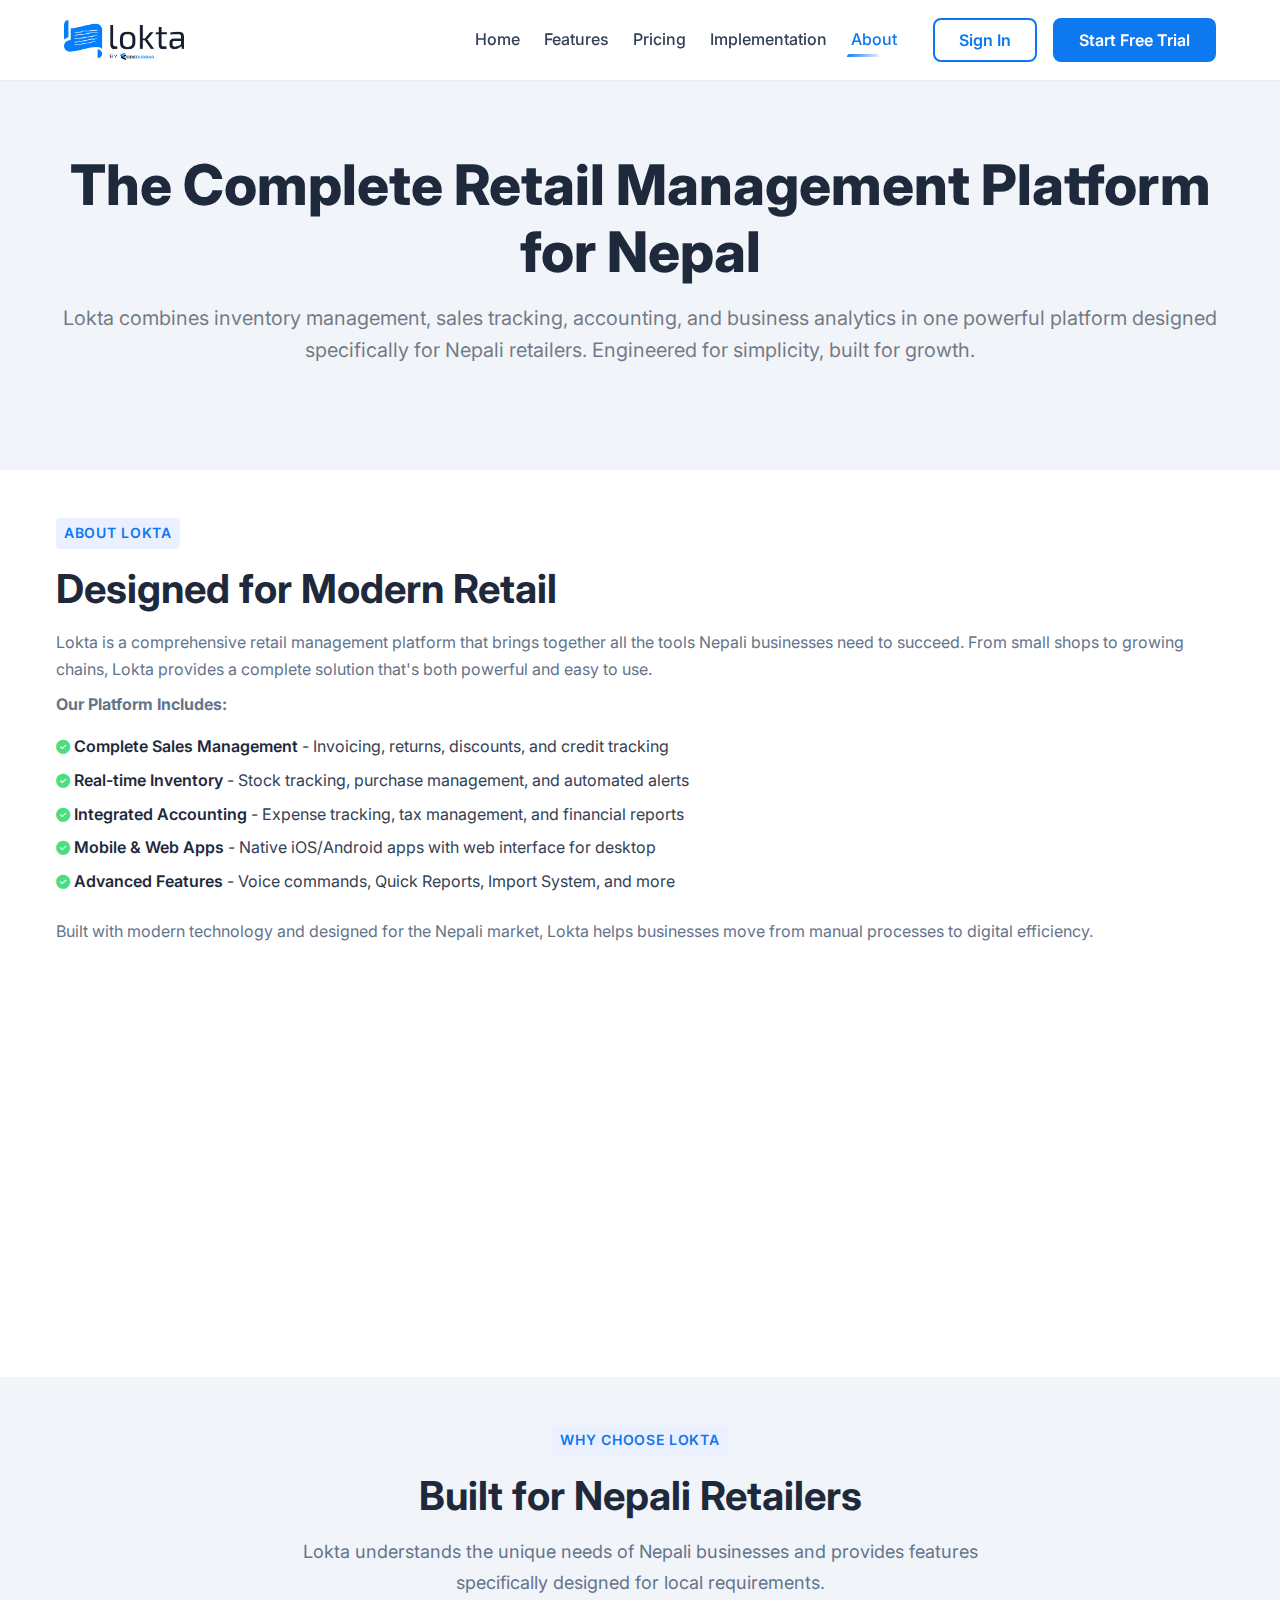
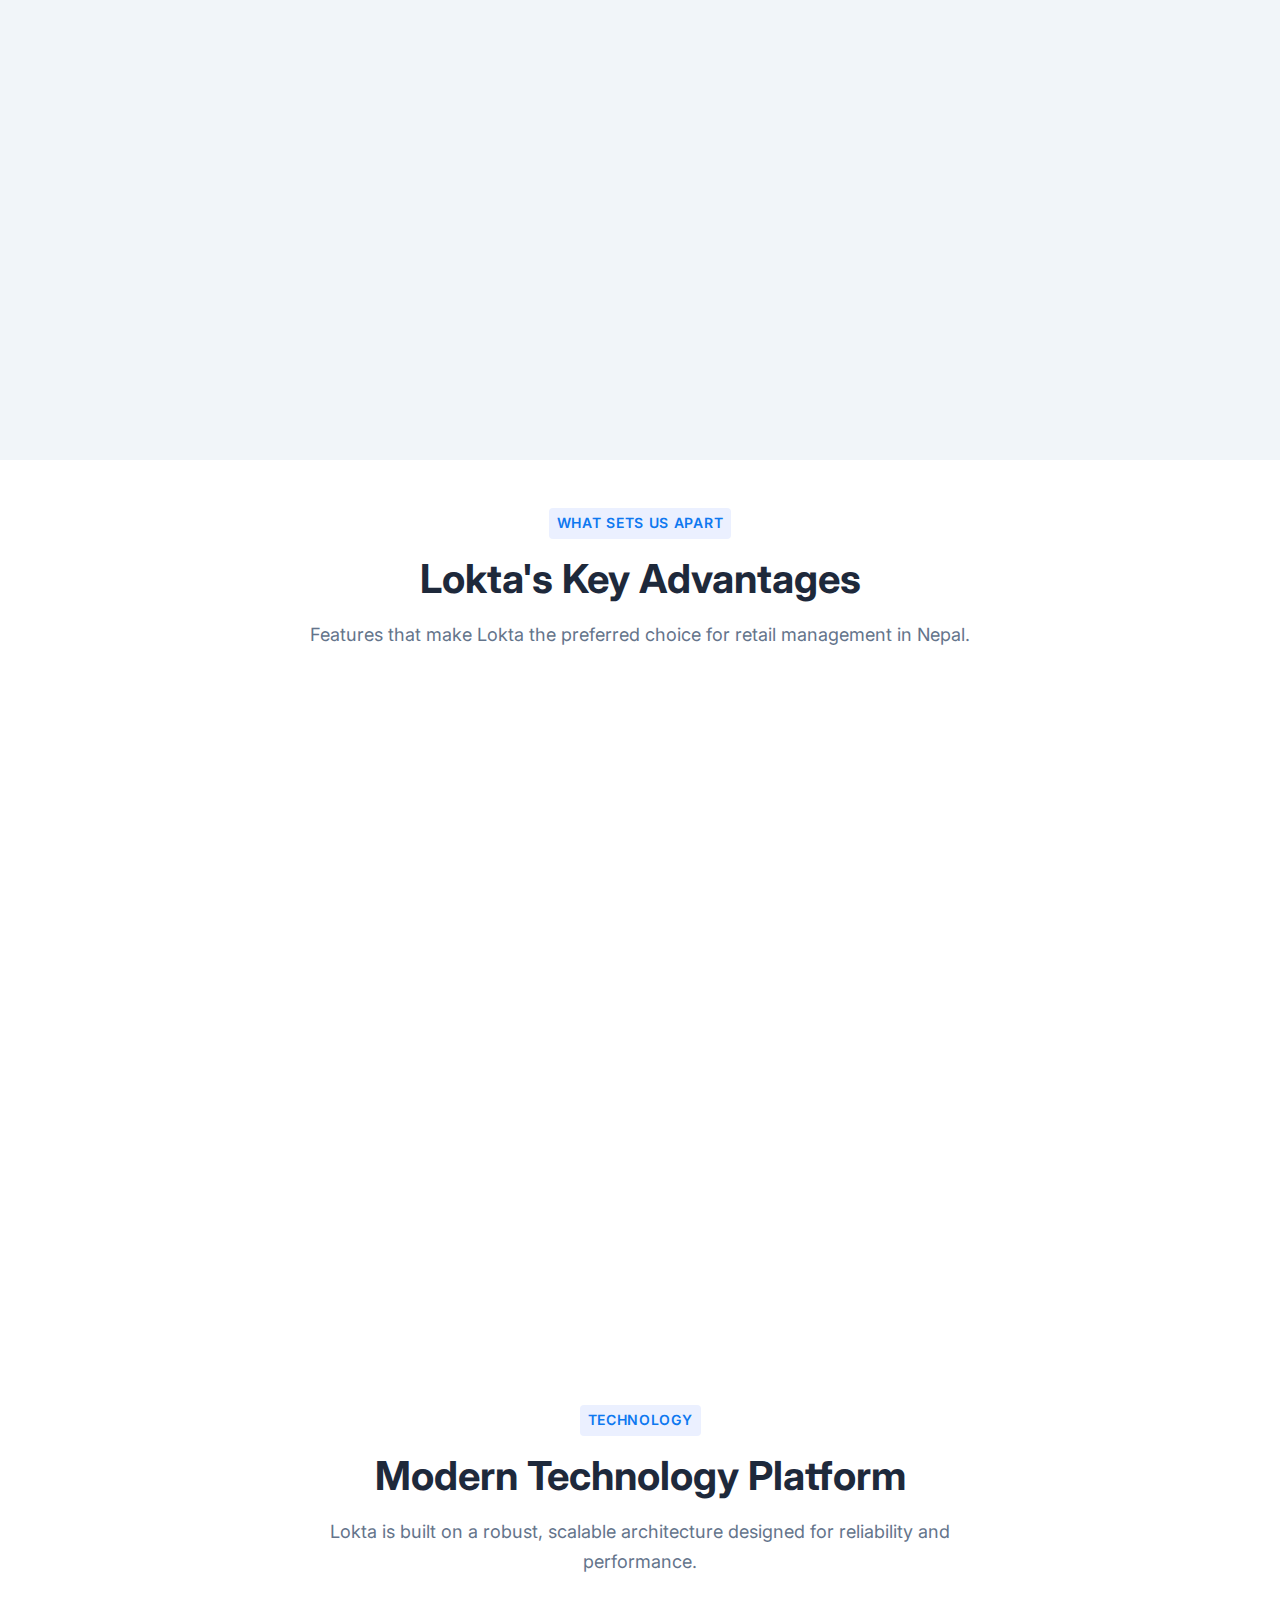
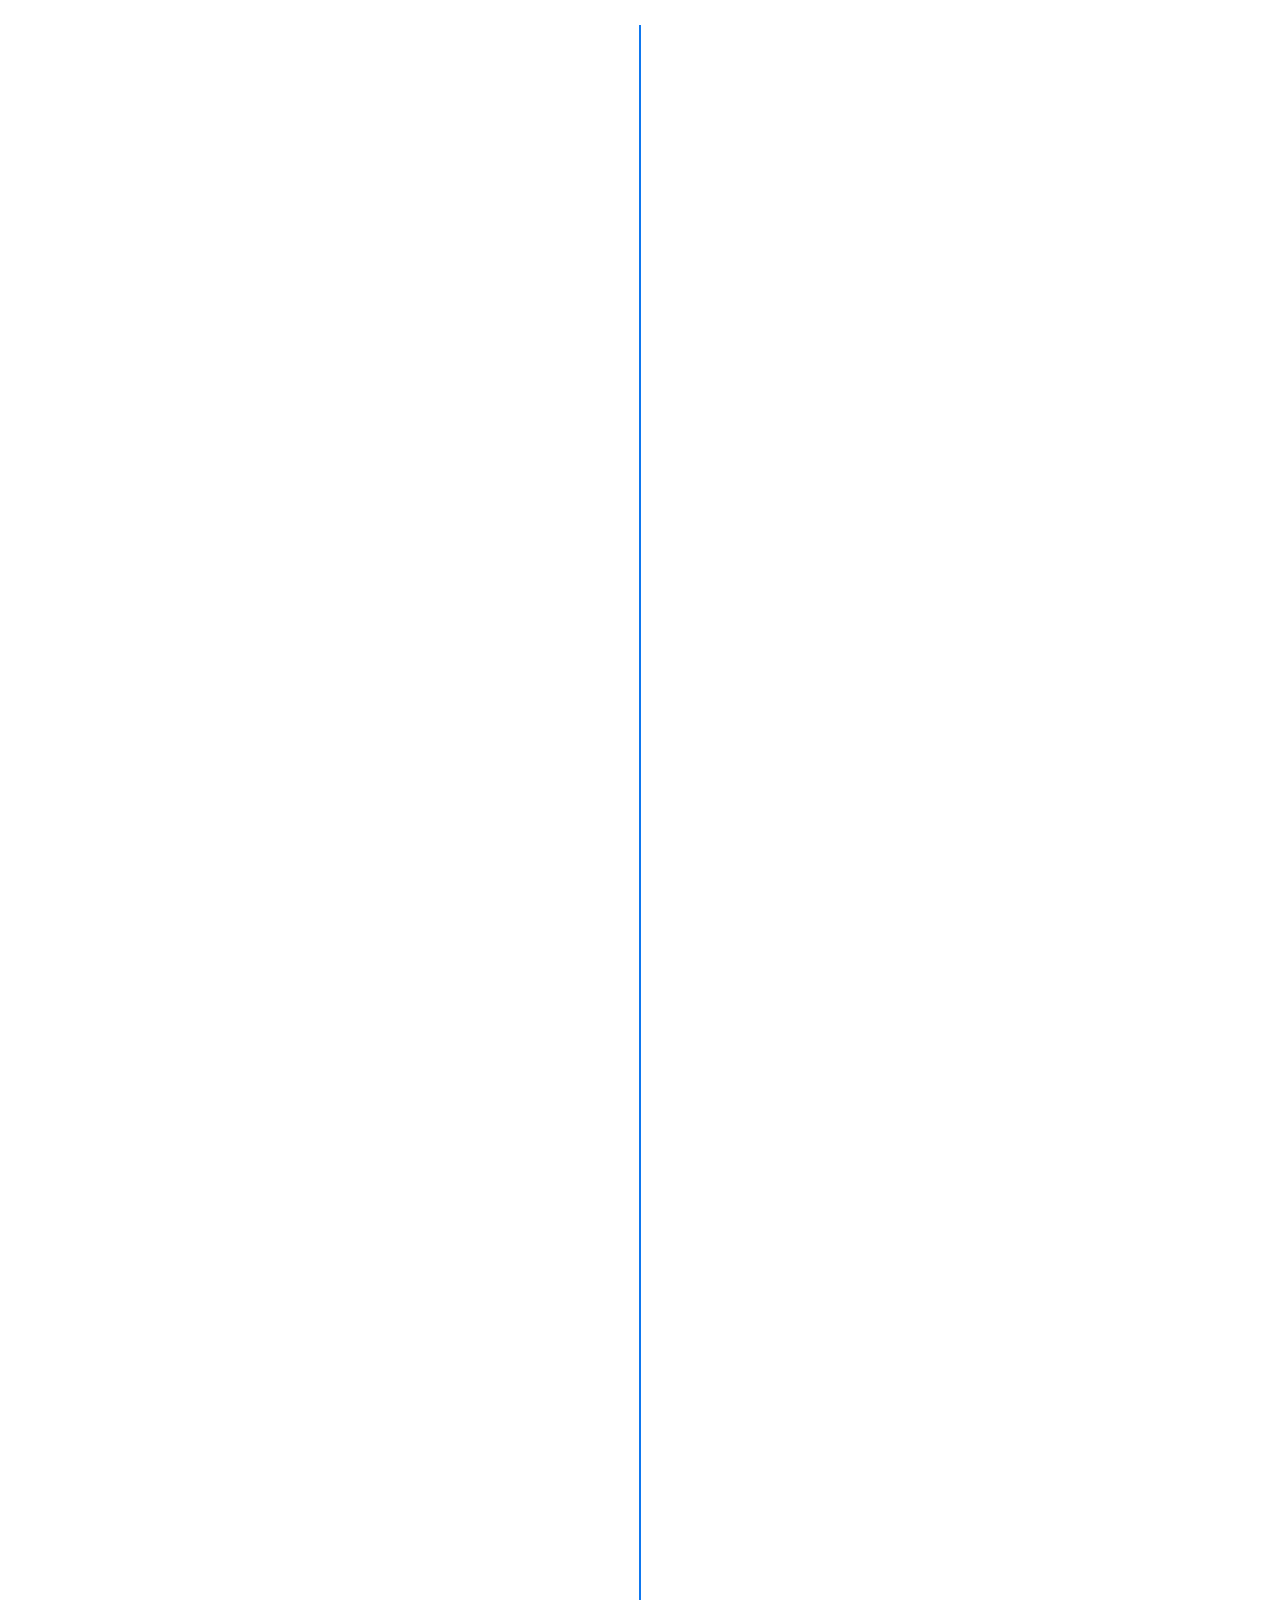
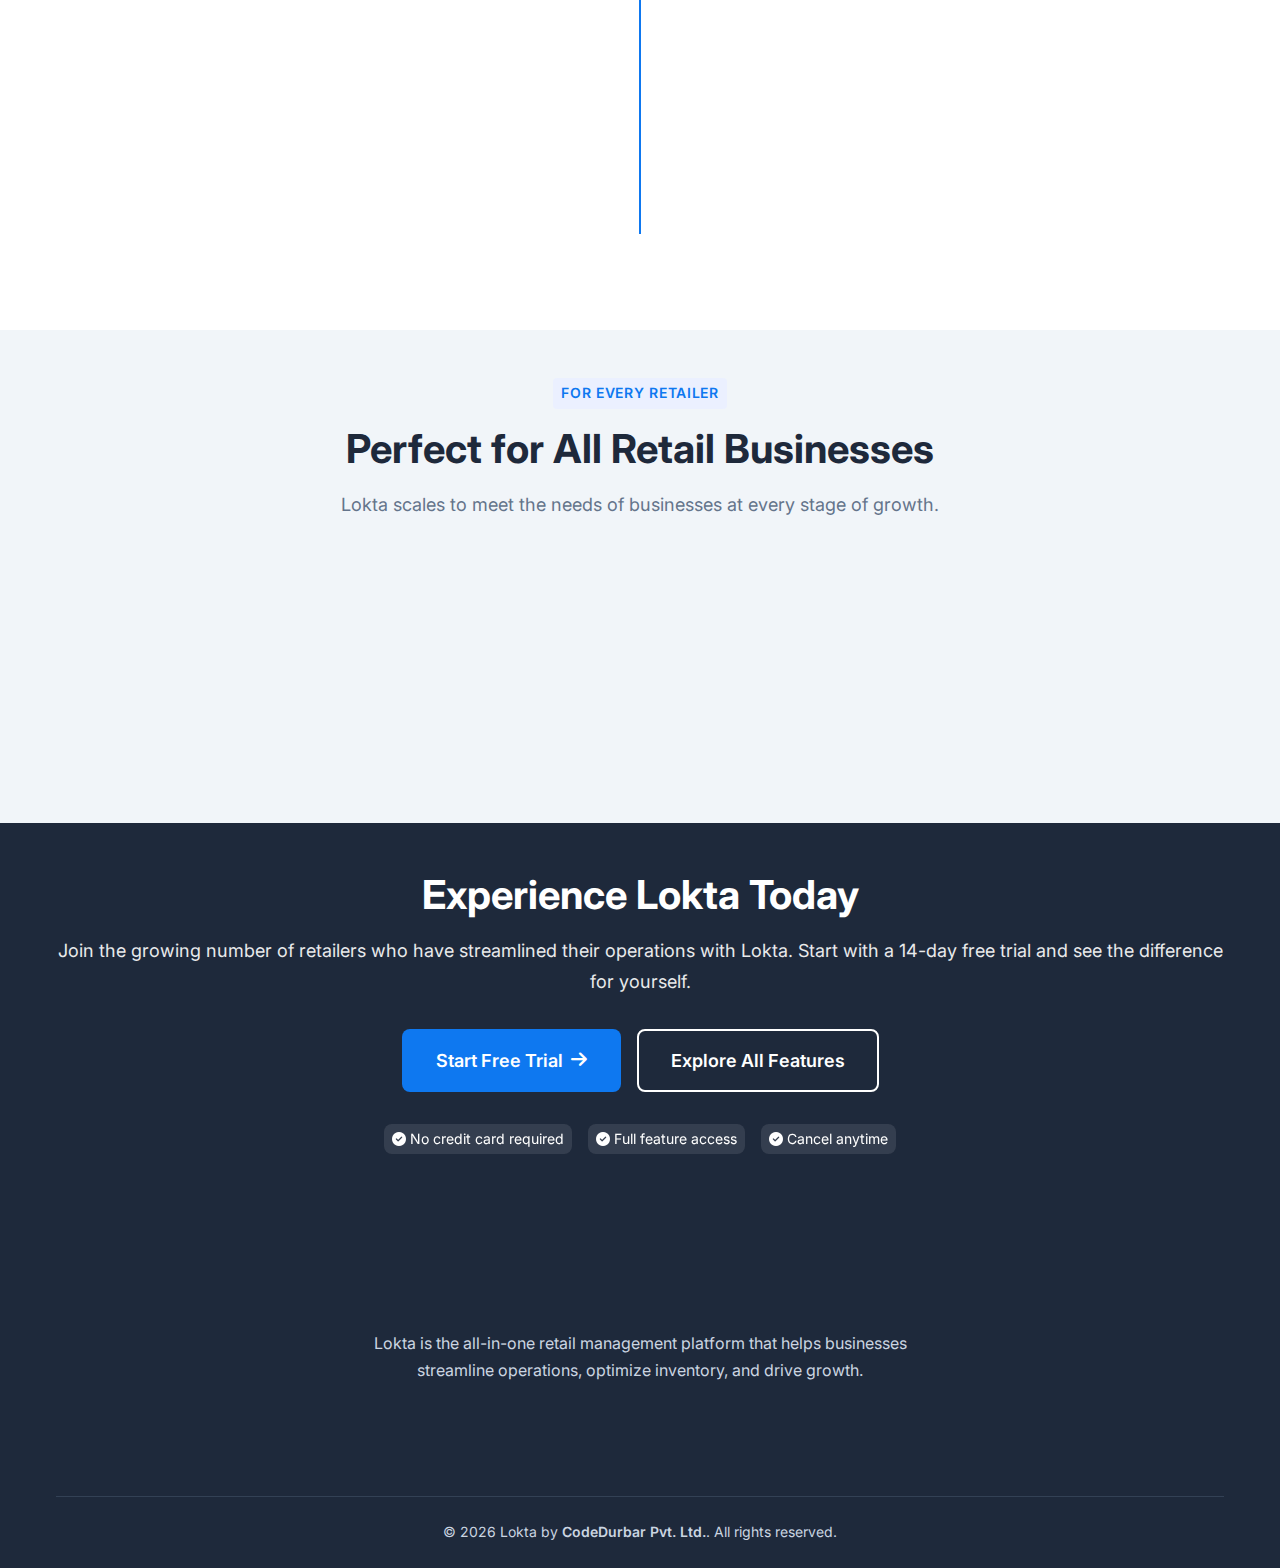
<file: about.html>
<!DOCTYPE html>
<html lang="en">

<head>
    <meta charset="UTF-8">
    <meta name="viewport" content="width=device-width, initial-scale=1.0">
    <meta http-equiv="X-UA-Compatible" content="ie=edge">
    <meta name="description"
        content="Lokta is a comprehensive retail management platform designed specifically for Nepali businesses. Learn about our features, mission, and commitment to helping retailers succeed.">
    <meta name="keywords"
        content="Lokta about, retail management Nepal, business software Nepal, retail technology, inventory accounting sales platform">
    <meta name="author" content="Lokta Team">
    <meta property="og:title" content="About Lokta - Complete Retail Management Platform">
    <meta property="og:description"
        content="Discover Lokta: The all-in-one platform for inventory, sales, accounting, and business management in Nepal.">
    <meta name="twitter:card" content="summary_large_image">
    <link rel="shortcut icon" href="./imgs/favicon.png" type="image/x-icon">
    <title>About Lokta - Empowering Retail Businesses in Nepal</title>

    <!-- Preload critical assets -->
    <link rel="preload" href="https://fonts.googleapis.com/css2?family=Inter:wght@300;400;500;600;700;800&display=swap"
        as="style">
    <link rel="preload" href="./css/styles.css" as="style">

    <!-- Fonts & Icons -->
    <link rel="stylesheet"
        href="https://fonts.googleapis.com/css2?family=Inter:wght@300;400;500;600;700;800&display=swap">
    <link rel="stylesheet" href="https://cdnjs.cloudflare.com/ajax/libs/font-awesome/6.4.0/css/all.min.css">

    <!-- Animation Libraries -->
    <link rel="stylesheet" href="https://cdnjs.cloudflare.com/ajax/libs/animate.css/4.1.1/animate.min.css">
    <link rel="stylesheet" href="https://unpkg.com/aos@2.3.4/dist/aos.css">

    <!-- Main Styles -->
    <link rel="stylesheet" href="./css/styles.css">
</head>

<body>
    <!-- Preloader -->
    <div class="preloader">
        <div class="preloader-inner">
            <div class="loader-circle"></div>
        </div>
    </div>

    <!-- Navigation -->
    <nav class="navbar navbar-expand-lg">
        <div class="container">
            <a class="navbar-brand" href="index.html">
                <img src="./imgs/Lokta_logo.png" alt="Lokta - Retail Management Platform" width="120" height="40"
                    loading="eager">
            </a>

            <button class="navbar-toggler" type="button" aria-label="Toggle navigation" aria-expanded="false">
                <span class="navbar-toggler-icon"></span>
            </button>

            <div class="navbar-collapse">
                <ul class="navbar-nav">
                    <li class="nav-item"><a class="nav-link" href="/">Home</a></li>
                    <li class="nav-item"><a class="nav-link" href="feature.html">Features</a></li>
                    <li class="nav-item"><a class="nav-link" href="pricing.html">Pricing</a></li>
                    <li class="nav-item"><a class="nav-link" href="implementation.html">Implementation</a></li>
                    <li class="nav-item"><a class="nav-link active" href="about.html">About</a></li>
                </ul>

                <div class="navbar-actions">
                    <a href="https://client.loktaapp.com/find" class="btn btn-outline">Sign In</a>
                    <a href="https://client.loktaapp.com/register" class="btn btn-primary">Start Free Trial</a>
                </div>
            </div>
        </div>
    </nav>

    <!-- Hero Section -->
    <section class="about-hero">
        <div class="container">
            <div class="about-hero-content">
                <h1 class="about-hero-title animate__animated animate__fadeInUp">
                    The Complete Retail Management Platform for Nepal
                </h1>
                <p class="about-hero-subtitle animate__animated animate__fadeInUp">
                    Lokta combines inventory management, sales tracking, accounting, and business analytics in one
                    powerful platform designed specifically for Nepali retailers. Engineered for simplicity, built for
                    growth.
                </p>
            </div>
        </div>
    </section>

    <!-- What is Lokta Section -->
    <section id="what-is-lokta" class="story-section">
        <div class="container">
            <div class="story-content">
                <div class="story-text">
                    <h6 class="section-subtitle">About Lokta</h6>
                    <h2 class="story-title">Designed for Modern Retail</h2>
                    <div class="story-description">
                        <p>Lokta is a comprehensive retail management platform that brings together all the tools Nepali
                            businesses need to succeed. From small shops to growing chains, Lokta provides a complete
                            solution that's both powerful and easy to use.</p>

                        <p><strong>Our Platform Includes:</strong></p>
                        <ul class="feature-list">
                            <li><i class="fas fa-check-circle"></i> <strong>Complete Sales Management</strong> -
                                Invoicing, returns, discounts, and credit tracking</li>
                            <li><i class="fas fa-check-circle"></i> <strong>Real-time Inventory</strong> - Stock
                                tracking, purchase management, and automated alerts</li>
                            <li><i class="fas fa-check-circle"></i> <strong>Integrated Accounting</strong> - Expense
                                tracking, tax management, and financial reports</li>
                            <li><i class="fas fa-check-circle"></i> <strong>Mobile & Web Apps</strong> - Native
                                iOS/Android apps with web interface for desktop</li>
                            <li><i class="fas fa-check-circle"></i> <strong>Advanced Features</strong> - Voice commands,
                                Quick Reports, Import System, and more</li>
                        </ul>

                        <p>Built with modern technology and designed for the Nepali market, Lokta helps businesses move
                            from manual processes to digital efficiency.</p>
                    </div>
                </div>

                <!-- <div class="story-image" data-aos="fade-left">
                    <img src="./imgs/about-story.png" alt="Lokta platform interface">
                    <div class="story-image-overlay"></div>
                </div> -->
            </div>

            <div class="story-highlights">
                <div class="story-highlight" data-aos="fade-up">
                    <i class="fas fa-layer-group"></i>
                    <h4>10+ Core Modules</h4>
                    <p>Complete business management</p>
                </div>
                <div class="story-highlight" data-aos="fade-up" data-aos-delay="100">
                    <i class="fas fa-mobile-alt"></i>
                    <h4>2 Platforms</h4>
                    <p>Web Application & Mobile Apps</p>
                </div>
                <div class="story-highlight" data-aos="fade-up" data-aos-delay="200">
                    <i class="fas fa-star"></i>
                    <h4>17+ Advanced Features</h4>
                    <p>Beyond basic requirements</p>
                </div>
                <div class="story-highlight" data-aos="fade-up" data-aos-delay="300">
                    <i class="fas fa-headset"></i>
                    <h4>24/7 Support</h4>
                    <p>Built-in support ticket system</p>
                </div>
            </div>
        </div>
    </section>

    <!-- Why Lokta Section -->
    <section class="mission-vision-section">
        <div class="container">
            <div class="section-header">
                <h6 class="section-subtitle">Why Choose Lokta</h6>
                <h2 class="section-title">Built for Nepali Retailers</h2>
                <p class="section-description">
                    Lokta understands the unique needs of Nepali businesses and provides features specifically designed
                    for local requirements.
                </p>
            </div>

            <div class="mission-vision-grid">
                <div class="mission-card" data-aos="fade-right">
                    <div class="mission-icon">
                        <i class="fas fa-rupee-sign"></i>
                    </div>
                    <h3>Local Compliance</h3>
                    <p>Complete VAT management with Nepal-specific tax calculations. PAN number tracking for parties,
                        local currency support, and compliance-ready financial reporting designed for Nepali business
                        requirements.</p>
                </div>

                <div class="vision-card" data-aos="fade-left">
                    <div class="vision-icon">
                        <i class="fas fa-language"></i>
                    </div>
                    <h3>Designed for Nepal</h3>
                    <p>Multilingual support, mobile-first OTP authentication, and features like secondary units system
                        that understand local business practices. Built by teams familiar with Nepal's retail landscape.
                    </p>
                </div>
            </div>
        </div>
    </section>

    <!-- Key Differentiators -->
    <section class="values-section">
        <div class="container">
            <div class="section-header">
                <h6 class="section-subtitle">What Sets Us Apart</h6>
                <h2 class="section-title">Lokta's Key Advantages</h2>
                <p class="section-description">
                    Features that make Lokta the preferred choice for retail management in Nepal.
                </p>
            </div>

            <div class="values-grid">
                <div class="value-card" data-aos="fade-up">
                    <div class="value-icon">
                        <i class="fas fa-microphone-alt"></i>
                    </div>
                    <h4>Voice Command Integration</h4>
                    <p>Use voice commands for sales and purchase entries on mobile - a game-changer for busy retailers
                        who need hands-free operation.</p>
                </div>

                <div class="value-card" data-aos="fade-up" data-aos-delay="100">
                    <div class="value-icon">
                        <i class="fas fa-bolt"></i>
                    </div>
                    <h4>Quick Reports System</h4>
                    <p>Get instant business insights with our Quick Reports - see product performance, customer summary,
                        and inventory status at a glance.</p>
                </div>

                <div class="value-card" data-aos="fade-up" data-aos-delay="200">
                    <div class="value-icon">
                        <i class="fas fa-download"></i>
                    </div>
                    <h4>One-Click Import</h4>
                    <p>Import products from master catalog with one click - save days of data entry and start selling
                        faster.</p>
                </div>

                <div class="value-card" data-aos="fade-up" data-aos-delay="300">
                    <div class="value-icon">
                        <i class="fas fa-balance-scale"></i>
                    </div>
                    <h4>Secondary Units System</h4>
                    <p>Handle commercial units while system calculates in base units - perfect for wholesale and retail
                        businesses with complex unit requirements.</p>
                </div>

                <div class="value-card" data-aos="fade-up" data-aos-delay="400">
                    <div class="value-icon">
                        <i class="fas fa-ticket-alt"></i>
                    </div>
                    <h4>Built-in Support System</h4>
                    <p>Submit support tickets directly from the mobile app - get help without leaving the platform
                        you're working in.</p>
                </div>

                <div class="value-card" data-aos="fade-up" data-aos-delay="500">
                    <div class="value-icon">
                        <i class="fas fa-chart-line"></i>
                    </div>
                    <h4>Customer Ageing Analysis</h4>
                    <p>Advanced credit management with ageing reports that show outstanding debts by time period for
                        better collection strategies.</p>
                </div>
            </div>
        </div>
    </section>

    <!-- Technology & Platform -->
    <section class="timeline-section">
        <div class="container">
            <div class="section-header">
                <h6 class="section-subtitle">Technology</h6>
                <h2 class="section-title">Modern Technology Platform</h2>
                <p class="section-description">
                    Lokta is built on a robust, scalable architecture designed for reliability and performance.
                </p>
            </div>

            <div class="timeline">
                <div class="timeline-item" data-aos="fade-right">
                    <div class="timeline-dot"></div>
                    <div class="timeline-content">
                        <span class="timeline-year">Architecture</span>
                        <h3 class="timeline-title">Single Page Application</h3>
                        <p class="timeline-description">Fast, responsive web interface without page refreshes. Built
                            with modern frameworks for optimal performance and user experience.</p>
                    </div>
                </div>

                <div class="timeline-item" data-aos="fade-left">
                    <div class="timeline-dot"></div>
                    <div class="timeline-content">
                        <span class="timeline-year">Security</span>
                        <h3 class="timeline-title">Mobile OTP Authentication</h3>
                        <p class="timeline-description">Secure login using mobile number verification with OTP. No
                            password hassles, enhanced security through two-factor authentication.</p>
                    </div>
                </div>

                <div class="timeline-item" data-aos="fade-right">
                    <div class="timeline-dot"></div>
                    <div class="timeline-content">
                        <span class="timeline-year">Integration</span>
                        <h3 class="timeline-title">RESTful API</h3>
                        <p class="timeline-description">Comprehensive API integration between web and mobile platforms.
                            Enables seamless data sync and future integrations.</p>
                    </div>
                </div>

                <div class="timeline-item" data-aos="fade-left">
                    <div class="timeline-dot"></div>
                    <div class="timeline-content">
                        <span class="timeline-year">Database</span>
                        <h3 class="timeline-title">Isolated Data Structure</h3>
                        <p class="timeline-description">Each business has separate, secure database isolation. Ensures
                            data privacy and optimized performance for every customer.</p>
                    </div>
                </div>

                <div class="timeline-item" data-aos="fade-right">
                    <div class="timeline-dot"></div>
                    <div class="timeline-content">
                        <span class="timeline-year">Mobile</span>
                        <h3 class="timeline-title">Native Apps</h3>
                        <p class="timeline-description">Dedicated iOS and Android applications with platform-specific
                            optimizations. Full feature parity with web platform.</p>
                    </div>
                </div>

                <div class="timeline-item" data-aos="fade-left">
                    <div class="timeline-dot"></div>
                    <div class="timeline-content">
                        <span class="timeline-year">Updates</span>
                        <h3 class="timeline-title">Continuous Improvement</h3>
                        <p class="timeline-description">Regular updates and feature enhancements based on customer
                            feedback and evolving business needs.</p>
                    </div>
                </div>
            </div>
        </div>
    </section>

    <!-- Target Customers -->
    <section class="partners-section">
        <div class="container">
            <div class="section-header">
                <h6 class="section-subtitle">For Every Retailer</h6>
                <h2 class="section-title">Perfect for All Retail Businesses</h2>
                <p class="section-description">
                    Lokta scales to meet the needs of businesses at every stage of growth.
                </p>
            </div>

            <div class="partners-grid">
                <div class="customer-type" data-aos="zoom-in">
                    <div class="customer-icon">
                        <i class="fas fa-store"></i>
                    </div>
                    <h4>Small Shops</h4>
                    <p>Single location retailers</p>
                </div>
                <div class="customer-type" data-aos="zoom-in" data-aos-delay="100">
                    <div class="customer-icon">
                        <i class="fas fa-warehouse"></i>
                    </div>
                    <h4>Wholesalers</h4>
                    <p>Distribution businesses</p>
                </div>
                <div class="customer-type" data-aos="zoom-in" data-aos-delay="200">
                    <div class="customer-icon">
                        <i class="fas fa-map-marker-alt"></i>
                    </div>
                    <h4>Multi-store Chains</h4>
                    <p>Multiple location management</p>
                </div>
                <div class="customer-type" data-aos="zoom-in" data-aos-delay="300">
                    <div class="customer-icon">
                        <i class="fas fa-industry"></i>
                    </div>
                    <h4>Manufacturers</h4>
                    <p>Production & retail combined</p>
                </div>
            </div>
        </div>
    </section>

    <!-- CTA Section -->
    <section class="about-cta">
        <div class="container">
            <div class="about-cta-content">
                <h2 class="about-cta-title">Experience Lokta Today</h2>
                <p class="about-cta-subtitle">
                    Join the growing number of retailers who have streamlined their operations with Lokta. Start with a
                    14-day free trial and see the difference for yourself.
                </p>

                <div class="about-cta-buttons">
                    <a href="https://client.loktaapp.com/register" target="_blank" class="btn btn-primary btn-lg">
                        Start Free Trial <i class="fas fa-arrow-right"></i>
                    </a>
                    <a href="feature.html" class="btn btn-outline-light btn-lg">
                        Explore All Features
                    </a>
                </div>

                <div class="hero-badges" style="margin-top: var(--space-xl);">
                    <div class="badge">
                        <i class="fas fa-check-circle"></i> No credit card required
                    </div>
                    <div class="badge">
                        <i class="fas fa-check-circle"></i> Full feature access
                    </div>
                    <div class="badge">
                        <i class="fas fa-check-circle"></i> Cancel anytime
                    </div>
                </div>
            </div>
        </div>
    </section>

    <!-- Footer -->
    <footer class="footer">
        <div class="container">
            <div class="footer-about">
                <img src="./imgs/Lokta_logo.png" alt="Lokta" class="footer-logo" loading="lazy">
                <p class="footer-about-text">
                    Lokta is the all-in-one retail management platform that helps businesses streamline operations,
                    optimize inventory, and drive growth.
                </p>
                <div class="footer-apps">
                    <a href="https://apps.apple.com/np/app/lokta/id6752211815" target="_blank" class="app-link">
                        <img src="./imgs/apple.svg" alt="Download on the App Store" loading="lazy">
                    </a>
                    <a href="https://play.google.com/store/apps/details?id=com.codedurbar.lokta" target="_blank"
                        class="app-link">
                        <img src="./imgs/google.svg" alt="Get it on Google Play" loading="lazy">
                    </a>
                </div>
            </div>
            <div class="footer-bottom">
                <div class="footer-copyright">
                    &copy; 2025 Lokta by <a href="https://codedurbar.com/" alt="CodeDurbar Pvt. Ltd."
                        target="_blank">CodeDurbar Pvt. Ltd.</a>. All rights reserved.
                </div>
            </div>
        </div>
    </footer>

    <!-- Scripts -->
    <script src="./js/scripts.js"></script>
    <script src="https://unpkg.com/aos@2.3.4/dist/aos.js"></script>
</body>

</html>
</file>
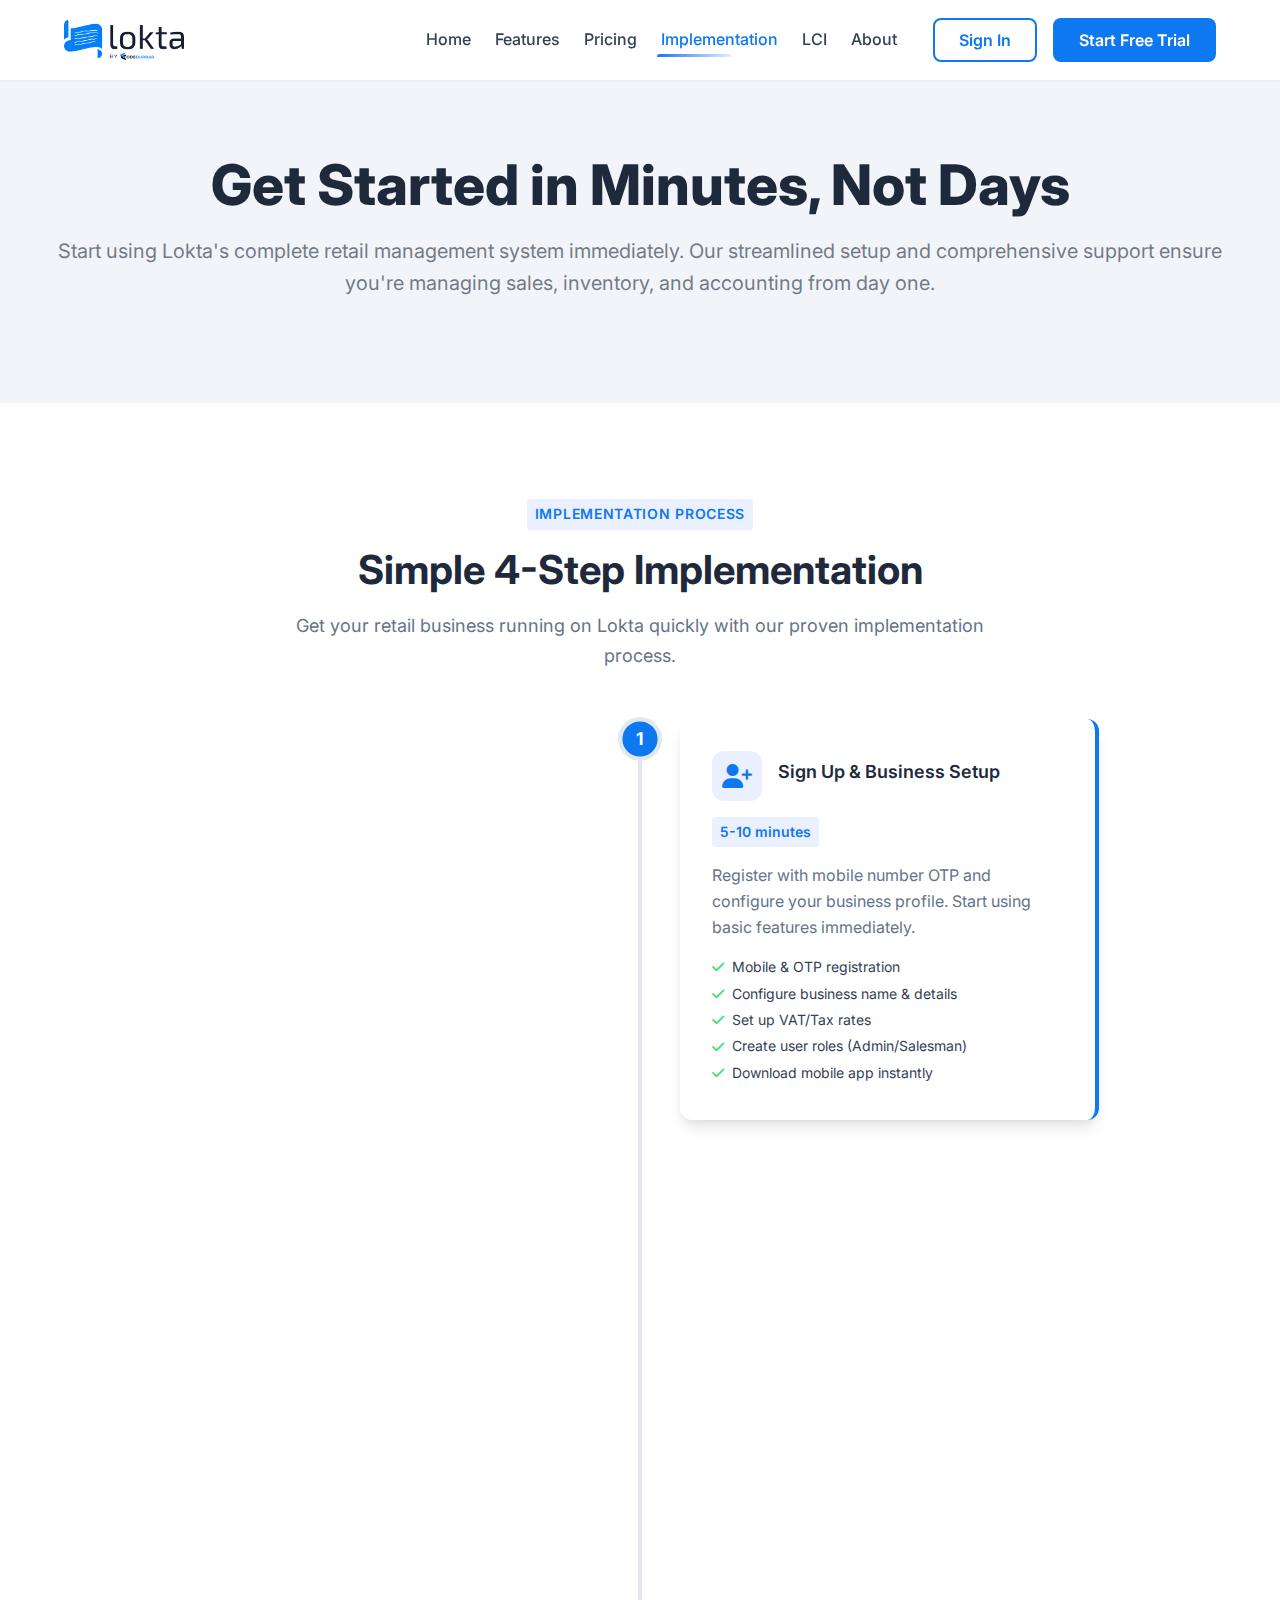
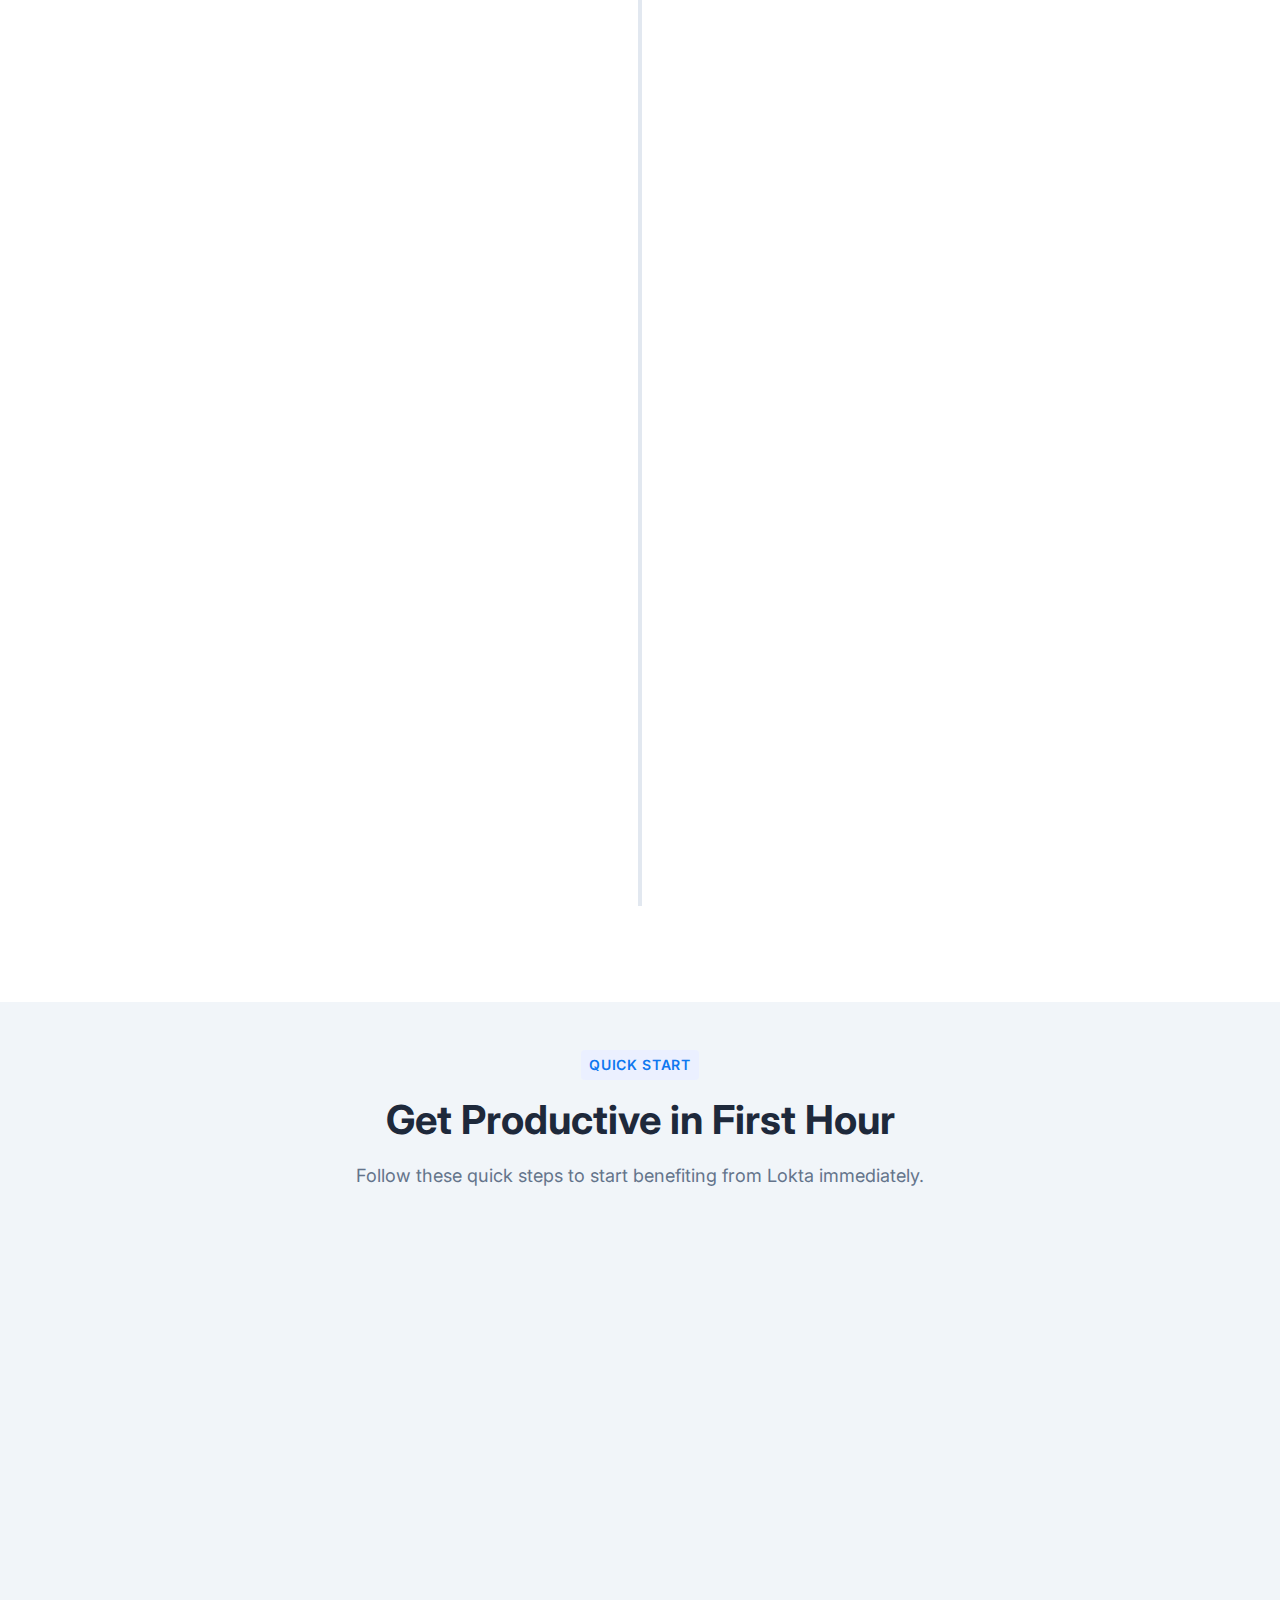
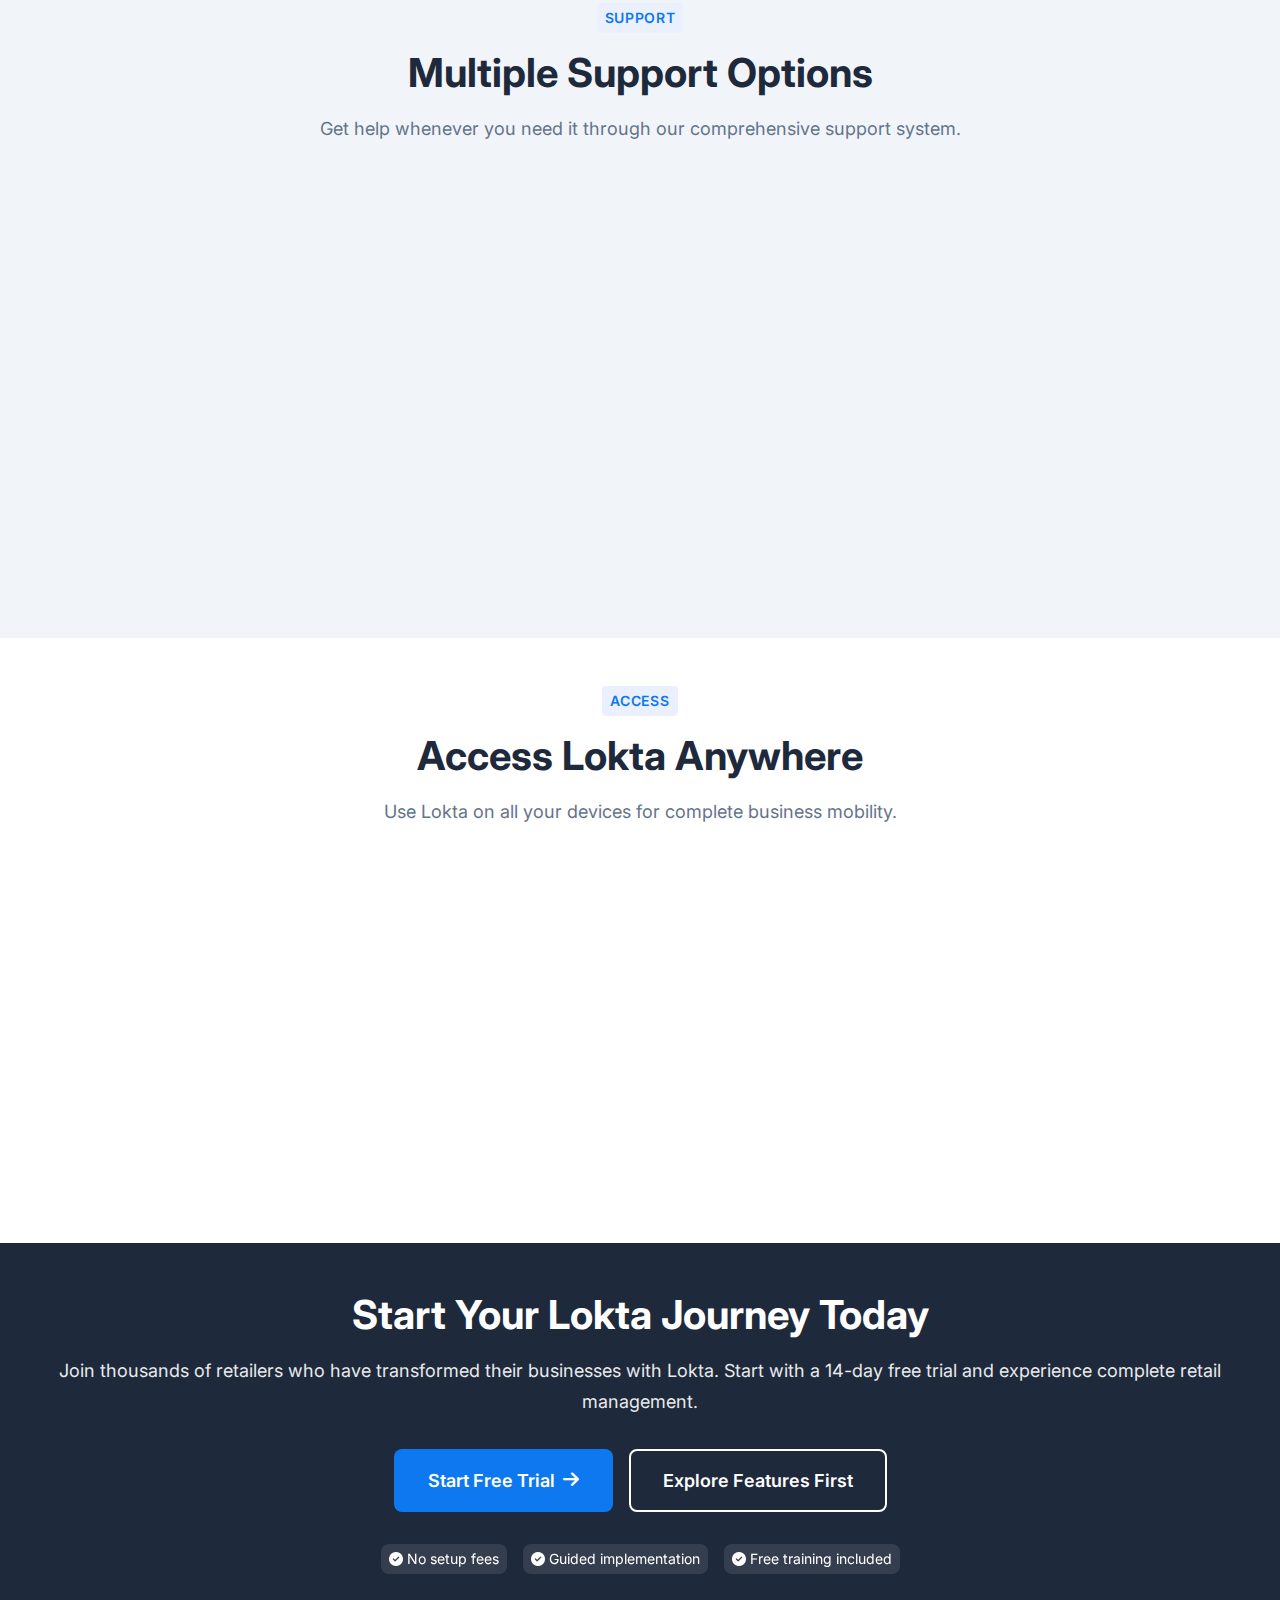
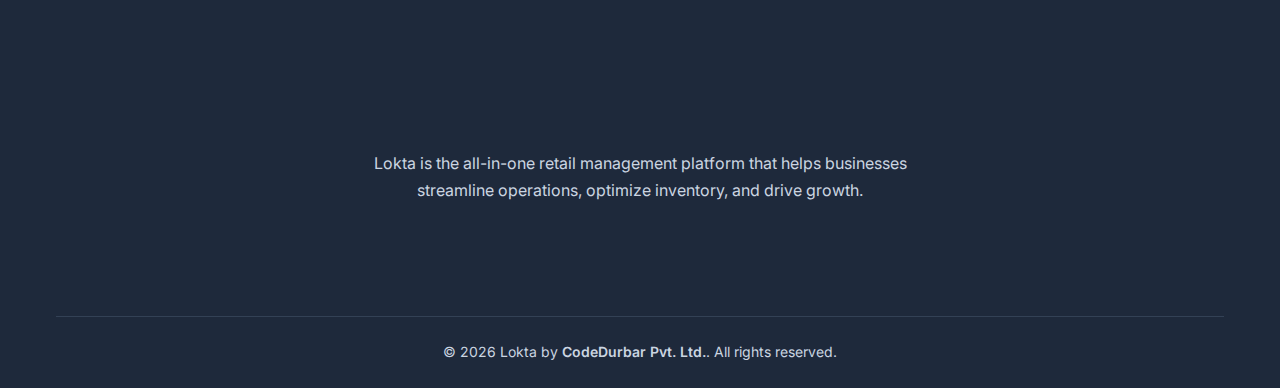
<file: implementation.html>
<!DOCTYPE html>
<html lang="en">

<head>
    <meta charset="UTF-8">
    <meta name="viewport" content="width=device-width, initial-scale=1.0">
    <meta http-equiv="X-UA-Compatible" content="ie=edge">
    <meta name="description"
        content="Get started with Lokta quickly and easily. Implementation guides, training resources, and 24/7 support for your retail business.">
    <meta name="keywords"
        content="Lokta implementation, retail software setup, business management training, software support, data migration">
    <meta name="author" content="Lokta Team">
    <meta property="og:title" content="Lokta Implementation & Support - Get Started Easily">
    <meta property="og:description"
        content="Everything you need to implement Lokta successfully, from setup to ongoing support.">
    <meta name="twitter:card" content="summary_large_image">
    <link rel="shortcut icon" href="./imgs/favicon.png" type="image/x-icon">
    <title>Lokta Implementation & Support - Get Started in Minutes</title>

    <!-- Preload critical assets -->
    <link rel="preload" href="https://fonts.googleapis.com/css2?family=Inter:wght@300;400;500;600;700;800&display=swap"
        as="style">
    <link rel="preload" href="./css/styles.css" as="style">

    <!-- Fonts & Icons -->
    <link rel="stylesheet"
        href="https://fonts.googleapis.com/css2?family=Inter:wght@300;400;500;600;700;800&display=swap">
    <link rel="stylesheet" href="https://cdnjs.cloudflare.com/ajax/libs/font-awesome/6.4.0/css/all.min.css">

    <!-- Animation Libraries -->
    <link rel="stylesheet" href="https://cdnjs.cloudflare.com/ajax/libs/animate.css/4.1.1/animate.min.css">
    <link rel="stylesheet" href="https://unpkg.com/aos@2.3.4/dist/aos.css">

    <!-- Main Styles -->
    <link rel="stylesheet" href="./css/styles.css">
</head>

<body>
    <!-- Preloader -->
    <div class="preloader">
        <div class="preloader-inner">
            <div class="loader-circle"></div>
        </div>
    </div>

    <!-- Navigation -->
    <nav class="navbar navbar-expand-lg">
        <div class="container">
            <a class="navbar-brand" href="index.html">
                <img src="./imgs/Lokta_logo.png" alt="Lokta - Retail Management Platform" width="120" height="40"
                    loading="eager">
            </a>

            <button class="navbar-toggler" type="button" aria-label="Toggle navigation" aria-expanded="false">
                <span class="navbar-toggler-icon"></span>
            </button>

            <div class="navbar-collapse">
                <ul class="navbar-nav">
                    <li class="nav-item"><a class="nav-link" href="/">Home</a></li>
                    <li class="nav-item"><a class="nav-link" href="feature.html">Features</a></li>
                    <li class="nav-item"><a class="nav-link" href="pricing.html">Pricing</a></li>
                    <li class="nav-item"><a class="nav-link active" href="implementation.html">Implementation</a></li>
                    <li class="nav-item"><a class="nav-link" href="lci.html">LCI</a></li>
                    <li class="nav-item"><a class="nav-link" href="about.html">About</a></li>
                </ul>

                <div class="navbar-actions">
                    <a href="https://client.loktaapp.com/find" class="btn btn-outline">Sign In</a>
                    <a href="https://client.loktaapp.com/register" class="btn btn-primary">Start Free Trial</a>
                </div>
            </div>
        </div>
    </nav>

    <!-- Hero Section -->
    <section class="implementation-hero">
        <div class="container">
            <div class="implementation-hero-content">
                <h1 class="implementation-hero-title animate__animated animate__fadeInUp">
                    Get Started in Minutes, Not Days
                </h1>
                <p class="implementation-hero-subtitle animate__animated animate__fadeInUp">
                    Start using Lokta's complete retail management system immediately. Our streamlined setup and
                    comprehensive support ensure you're managing sales, inventory, and accounting from day one.
                </p>
            </div>
        </div>
    </section>

    <!-- Implementation Timeline -->
    <section id="timeline" class="implementation-timeline timeline-section">
        <div class="container">
            <div class="section-header">
                <h6 class="section-subtitle">Implementation Process</h6>
                <h2 class="section-title">Simple 4-Step Implementation</h2>
                <p class="section-description">
                    Get your retail business running on Lokta quickly with our proven implementation process.
                </p>
            </div>

            <div class="implementation-timeline">
                <div class="timeline-progress">
                    <div class="timeline-progress-bar" id="timeline-progress"></div>
                </div>

                <!-- Step 1 -->
                <div class="timeline-item" id="step1">
                    <div class="timeline-step">1</div>
                    <div class="timeline-content">
                        <div class="timeline-content-header">
                            <div class="timeline-icon">
                                <i class="fas fa-user-plus"></i>
                            </div>
                            <h3 class="timeline-title">Sign Up & Business Setup</h3>
                        </div>
                        <span class="timeline-duration">5-10 minutes</span>
                        <p class="timeline-description">
                            Register with mobile number OTP and configure your business profile. Start using basic
                            features immediately.
                        </p>
                        <ul class="timeline-features">
                            <li><i class="fas fa-check"></i> Mobile & OTP registration</li>
                            <li><i class="fas fa-check"></i> Configure business name & details</li>
                            <li><i class="fas fa-check"></i> Set up VAT/Tax rates</li>
                            <li><i class="fas fa-check"></i> Create user roles (Admin/Salesman)</li>
                            <li><i class="fas fa-check"></i> Download mobile app instantly</li>
                        </ul>
                    </div>
                </div>

                <!-- Step 2 -->
                <div class="timeline-item" id="step2">
                    <div class="timeline-step">2</div>
                    <div class="timeline-content">
                        <div class="timeline-content-header">
                            <div class="timeline-icon">
                                <i class="fas fa-database"></i>
                            </div>
                            <h3 class="timeline-title">Add Your Business Data</h3>
                        </div>
                        <span class="timeline-duration">30 minutes - 2 hours</span>
                        <p class="timeline-description">
                            Add products, customers, and suppliers using our easy tools or import from existing systems.
                        </p>
                        <ul class="timeline-features">
                            <li><i class="fas fa-check"></i> <strong>Option A:</strong> Use our Product Import System
                                (one-click from master catalog)</li>
                            <li><i class="fas fa-check"></i> <strong>Option B:</strong> Manual product entry with brand
                                categorization</li>
                            <li><i class="fas fa-check"></i> Add customers & suppliers with PAN/company details</li>
                            <li><i class="fas fa-check"></i> Set up secondary units for products</li>
                            <li><i class="fas fa-check"></i> Configure opening stock levels</li>
                        </ul>
                    </div>
                </div>

                <!-- Step 3 -->
                <div class="timeline-item" id="step3">
                    <div class="timeline-step">3</div>
                    <div class="timeline-content">
                        <div class="timeline-content-header">
                            <div class="timeline-icon">
                                <i class="fas fa-graduation-cap"></i>
                            </div>
                            <h3 class="timeline-title">Learn & Start Using</h3>
                        </div>
                        <span class="timeline-duration">1-2 hours</span>
                        <p class="timeline-description">
                            Learn key features with our quick guides and start managing your business immediately.
                        </p>
                        <ul class="timeline-features">
                            <li><i class="fas fa-check"></i> Learn Voice Commands for sales/purchases</li>
                            <li><i class="fas fa-check"></i> Practice creating invoices with discounts</li>
                            <li><i class="fas fa-check"></i> Understand Quick Reports for daily insights</li>
                            <li><i class="fas fa-check"></i> Learn Customer Ageing report for credit management</li>
                            <li><i class="fas fa-check"></i> Test push notifications for stock alerts</li>
                        </ul>
                    </div>
                </div>

                <!-- Step 4 -->
                <div class="timeline-item" id="step4">
                    <div class="timeline-step">4</div>
                    <div class="timeline-content">
                        <div class="timeline-content-header">
                            <div class="timeline-icon">
                                <i class="fas fa-rocket"></i>
                            </div>
                            <h3 class="timeline-title">Go Live & Optimize</h3>
                        </div>
                        <span class="timeline-duration">Ongoing</span>
                        <p class="timeline-description">
                            Start full operations with confidence using all Lokta features for complete business
                            management.
                        </p>
                        <ul class="timeline-features">
                            <li><i class="fas fa-check"></i> Begin daily sales & inventory tracking</li>
                            <li><i class="fas fa-check"></i> Use expense tracking for all costs</li>
                            <li><i class="fas fa-check"></i> Generate financial reports weekly</li>
                            <li><i class="fas fa-check"></i> Use Support Ticket System for any questions</li>
                            <li><i class="fas fa-check"></i> Explore advanced features as you grow</li>
                        </ul>
                    </div>
                </div>
            </div>
        </div>
    </section>

    <!-- Quick Start Guide -->
    <section class="quickstart-section">
        <div class="container">
            <div class="section-header">
                <h6 class="section-subtitle">Quick Start</h6>
                <h2 class="section-title">Get Productive in First Hour</h2>
                <p class="section-description">
                    Follow these quick steps to start benefiting from Lokta immediately.
                </p>
            </div>

            <div class="quickstart-grid">
                <div class="quickstart-card" data-aos="fade-up">
                    <div class="quickstep-number">1</div>
                    <h3>Register & Download App</h3>
                    <p>Sign up with mobile OTP and download iOS/Android app from App Store or Google Play.</p>
                    <div class="quickstep-time">5 minutes</div>
                </div>

                <div class="quickstart-card" data-aos="fade-up" data-aos-delay="100">
                    <div class="quickstep-number">2</div>
                    <h3>Add First 10 Products</h3>
                    <p>Use Import System or manually add your top 10 products with brands and units.</p>
                    <div class="quickstep-time">15 minutes</div>
                </div>

                <div class="quickstart-card" data-aos="fade-up" data-aos-delay="200">
                    <div class="quickstep-number">3</div>
                    <h3>Make Your First Sale</h3>
                    <p>Create an invoice, apply discounts if needed, and process payment. Try voice commands!</p>
                    <div class="quickstep-time">10 minutes</div>
                </div>

                <div class="quickstart-card" data-aos="fade-up" data-aos-delay="300">
                    <div class="quickstep-number">4</div>
                    <h3>Check Quick Reports</h3>
                    <p>View your first Quick Report to see sales summary and inventory status.</p>
                    <div class="quickstep-time">5 minutes</div>
                </div>
            </div>
        </div>
    </section>

    <!-- Support Channels -->
    <section class="support-section">
        <div class="container">
            <div class="section-header">
                <h6 class="section-subtitle">Support</h6>
                <h2 class="section-title">Multiple Support Options</h2>
                <p class="section-description">
                    Get help whenever you need it through our comprehensive support system.
                </p>
            </div>

            <div class="support-channels">
                <div class="support-channel" data-aos="fade-up">
                    <div class="channel-icon">
                        <i class="fas fa-ticket-alt"></i>
                    </div>
                    <h3>Built-in Support Tickets</h3>
                    <p>Submit support requests directly from Lokta mobile app. Track status and communicate with our
                        team within the app.</p>
                    <div class="channel-details">
                        <p><strong>Access:</strong> Mobile app menu</p>
                        <p><strong>Response:</strong> Within 4 business hours</p>
                    </div>
                    <span class="response-time">In-app convenience</span>
                </div>

                <div class="support-channel" data-aos="fade-up" data-aos-delay="100">
                    <div class="channel-icon">
                        <i class="fas fa-envelope"></i>
                    </div>
                    <h3>Email Support</h3>
                    <p>Email us for detailed assistance, feature requests, or account management. Include screenshots
                        for faster resolution.</p>
                    <div class="channel-details">
                        <p><strong>Email:</strong> support@loktaapp.com</p>
                        <p><strong>CC:</strong> help@loktaapp.com</p>
                    </div>
                    <span class="response-time">Response: < 24 hours</span>
                </div>

                <div class="support-channel" data-aos="fade-up" data-aos-delay="200">
                    <div class="channel-icon">
                        <i class="fas fa-phone-alt"></i>
                    </div>
                    <h3>Phone Support</h3>
                    <p>Call us for urgent issues or implementation assistance. Priority phone support for Pro Marketer
                        plan customers.</p>
                    <div class="channel-details">
                        <p><strong>Hours:</strong> 9 AM - 6 PM (NPT)</p>
                        <p><strong>Languages:</strong> English, Nepali, Hindi</p>
                    </div>
                    <span class="response-time">Priority: Pro customers</span>
                </div>
            </div>
        </div>
    </section>

    <!-- Platform Access -->
    <section class="platform-section">
        <div class="container">
            <div class="section-header">
                <h6 class="section-subtitle">Access</h6>
                <h2 class="section-title">Access Lokta Anywhere</h2>
                <p class="section-description">
                    Use Lokta on all your devices for complete business mobility.
                </p>
            </div>

            <div class="platform-grid">
                <div class="platform-card" data-aos="fade-up">
                    <div class="platform-icon">
                        <i class="fab fa-apple"></i>
                    </div>
                    <h3>iOS App</h3>
                    <p>Native iPhone and iPad app with Voice Commands, camera scanning, and offline support.</p>
                    <a href="https://apps.apple.com/np/app/lokta/id6752211815" target="_blank" class="platform-link">
                        Download on App Store <i class="fas fa-external-link-alt"></i>
                    </a>
                </div>

                <div class="platform-card" data-aos="fade-up" data-aos-delay="100">
                    <div class="platform-icon">
                        <i class="fab fa-android"></i>
                    </div>
                    <h3>Android App</h3>
                    <p>Native Android app with all features including push notifications and voice integration.</p>
                    <a href="https://play.google.com/store/apps/details?id=com.codedurbar.lokta" target="_blank"
                        class="platform-link">
                        Get on Google Play <i class="fas fa-external-link-alt"></i>
                    </a>
                </div>

                <div class="platform-card" data-aos="fade-up" data-aos-delay="200">
                    <div class="platform-icon">
                        <i class="fas fa-laptop"></i>
                    </div>
                    <h3>Web Application</h3>
                    <p>Full-featured web interface for desktop computers with advanced reporting and data management.
                    </p>
                    <a href="https://client.loktaapp.com" target="_blank" class="platform-link">
                        Access Web App <i class="fas fa-external-link-alt"></i>
                    </a>
                </div>
            </div>
        </div>
    </section>

    <!-- CTA Section -->
    <section class="implementation-cta">
        <div class="container">
            <div class="implementation-cta-content">
                <h2 class="implementation-cta-title">Start Your Lokta Journey Today</h2>
                <p class="implementation-cta-subtitle">
                    Join thousands of retailers who have transformed their businesses with Lokta. Start with a 14-day
                    free trial and experience complete retail management.
                </p>

                <div class="implementation-cta-buttons">
                    <a href="https://client.loktaapp.com/register" target="_blank" class="btn btn-primary btn-lg">
                        Start Free Trial <i class="fas fa-arrow-right"></i>
                    </a>
                    <a href="feature.html" class="btn btn-outline-light btn-lg">
                        Explore Features First
                    </a>
                </div>

                <div class="hero-badges" style="margin-top: var(--space-xl);">
                    <div class="badge">
                        <i class="fas fa-check-circle"></i> No setup fees
                    </div>
                    <div class="badge">
                        <i class="fas fa-check-circle"></i> Guided implementation
                    </div>
                    <div class="badge">
                        <i class="fas fa-check-circle"></i> Free training included
                    </div>
                </div>
            </div>
        </div>
    </section>

    <!-- Footer -->
    <footer class="footer">
        <div class="container">
            <div class="footer-about">
                <img src="./imgs/Lokta_logo.png" alt="Lokta" class="footer-logo" loading="lazy">
                <p class="footer-about-text">
                    Lokta is the all-in-one retail management platform that helps businesses streamline operations,
                    optimize inventory, and drive growth.
                </p>
                <div class="footer-apps">
                    <a href="https://apps.apple.com/np/app/lokta/id6752211815" target="_blank" class="app-link">
                        <img src="./imgs/apple.svg" alt="Download on the App Store" loading="lazy">
                    </a>
                    <a href="https://play.google.com/store/apps/details?id=com.codedurbar.lokta" target="_blank"
                        class="app-link">
                        <img src="./imgs/google.svg" alt="Get it on Google Play" loading="lazy">
                    </a>
                </div>
            </div>
            <div class="footer-bottom">
                <div class="footer-copyright">
                    &copy; 2025 Lokta by <a href="https://codedurbar.com/" alt="CodeDurbar Pvt. Ltd."
                        target="_blank">CodeDurbar Pvt. Ltd.</a>. All rights reserved.
                </div>
            </div>
        </div>
    </footer>

    <!-- Scripts -->
    <script src="./js/scripts.js"></script>
    <script src="https://unpkg.com/aos@2.3.4/dist/aos.js"></script>
</body>

</html>
</file>
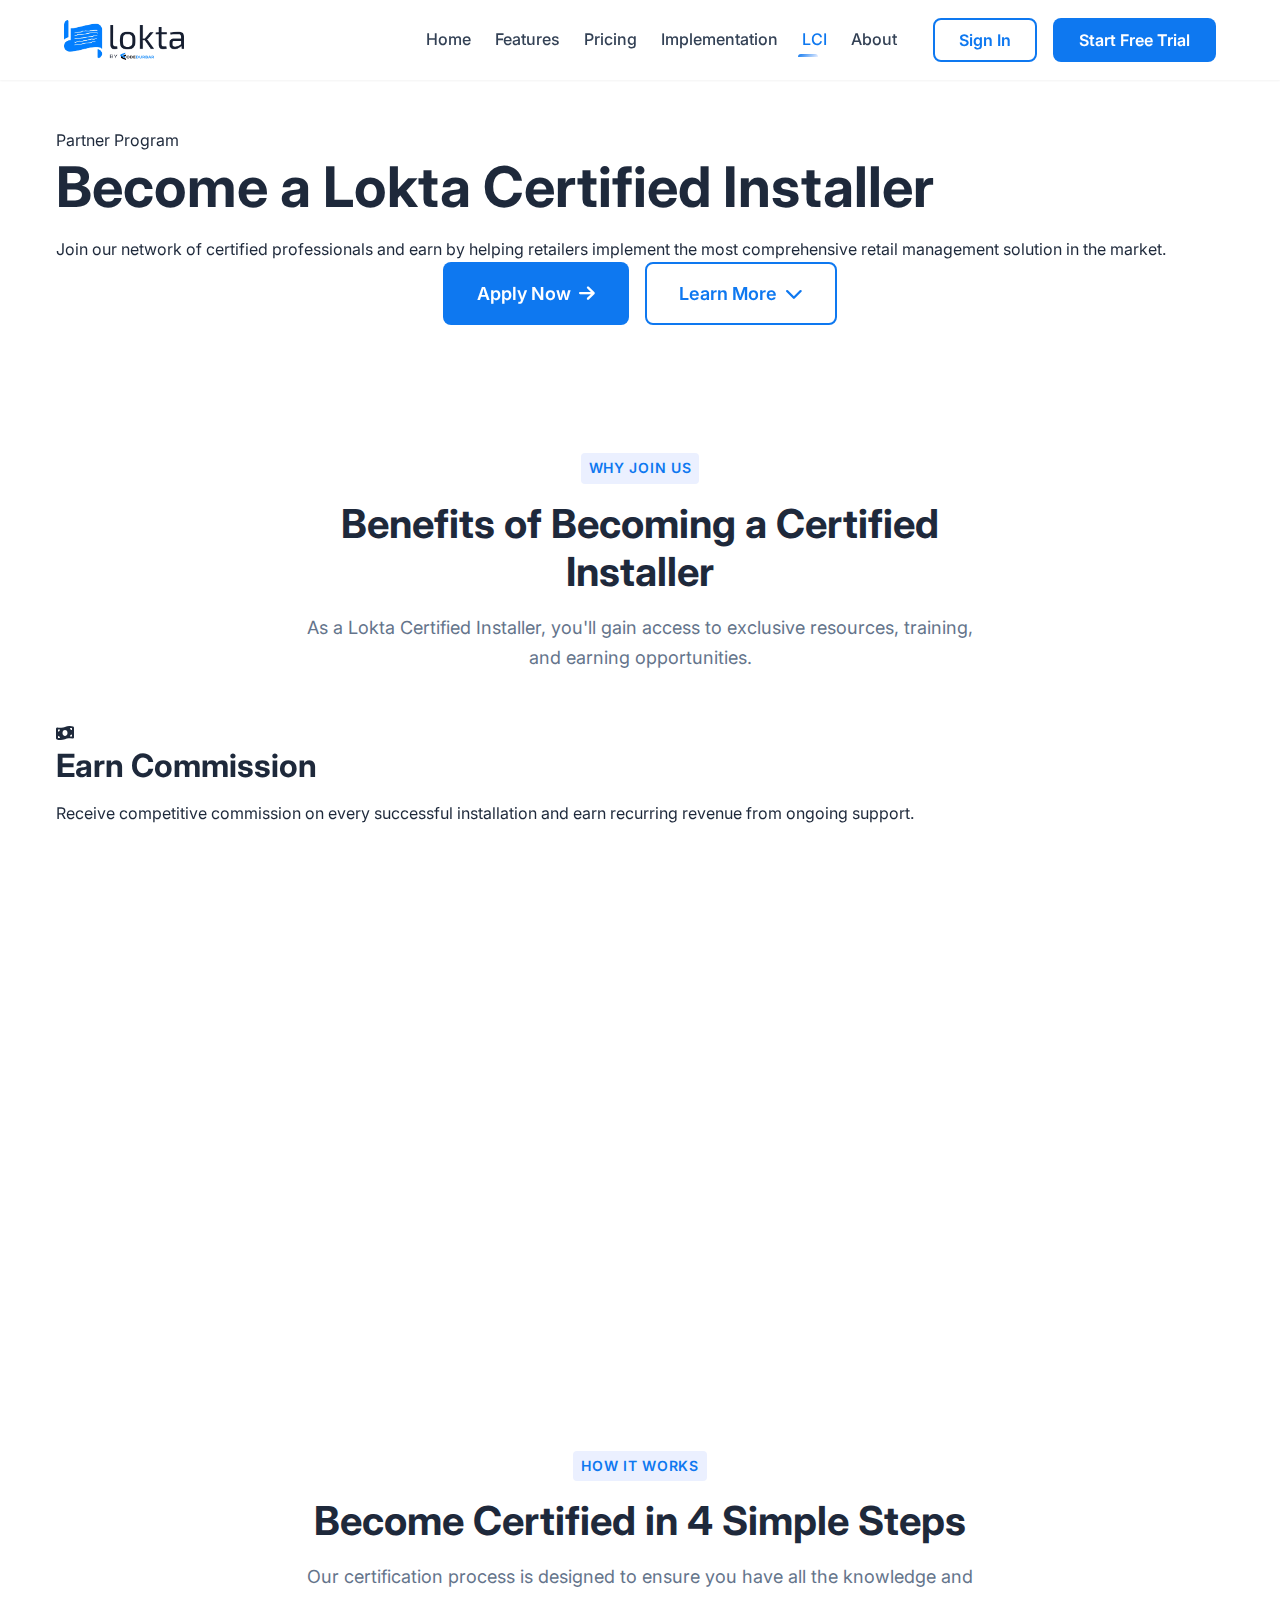
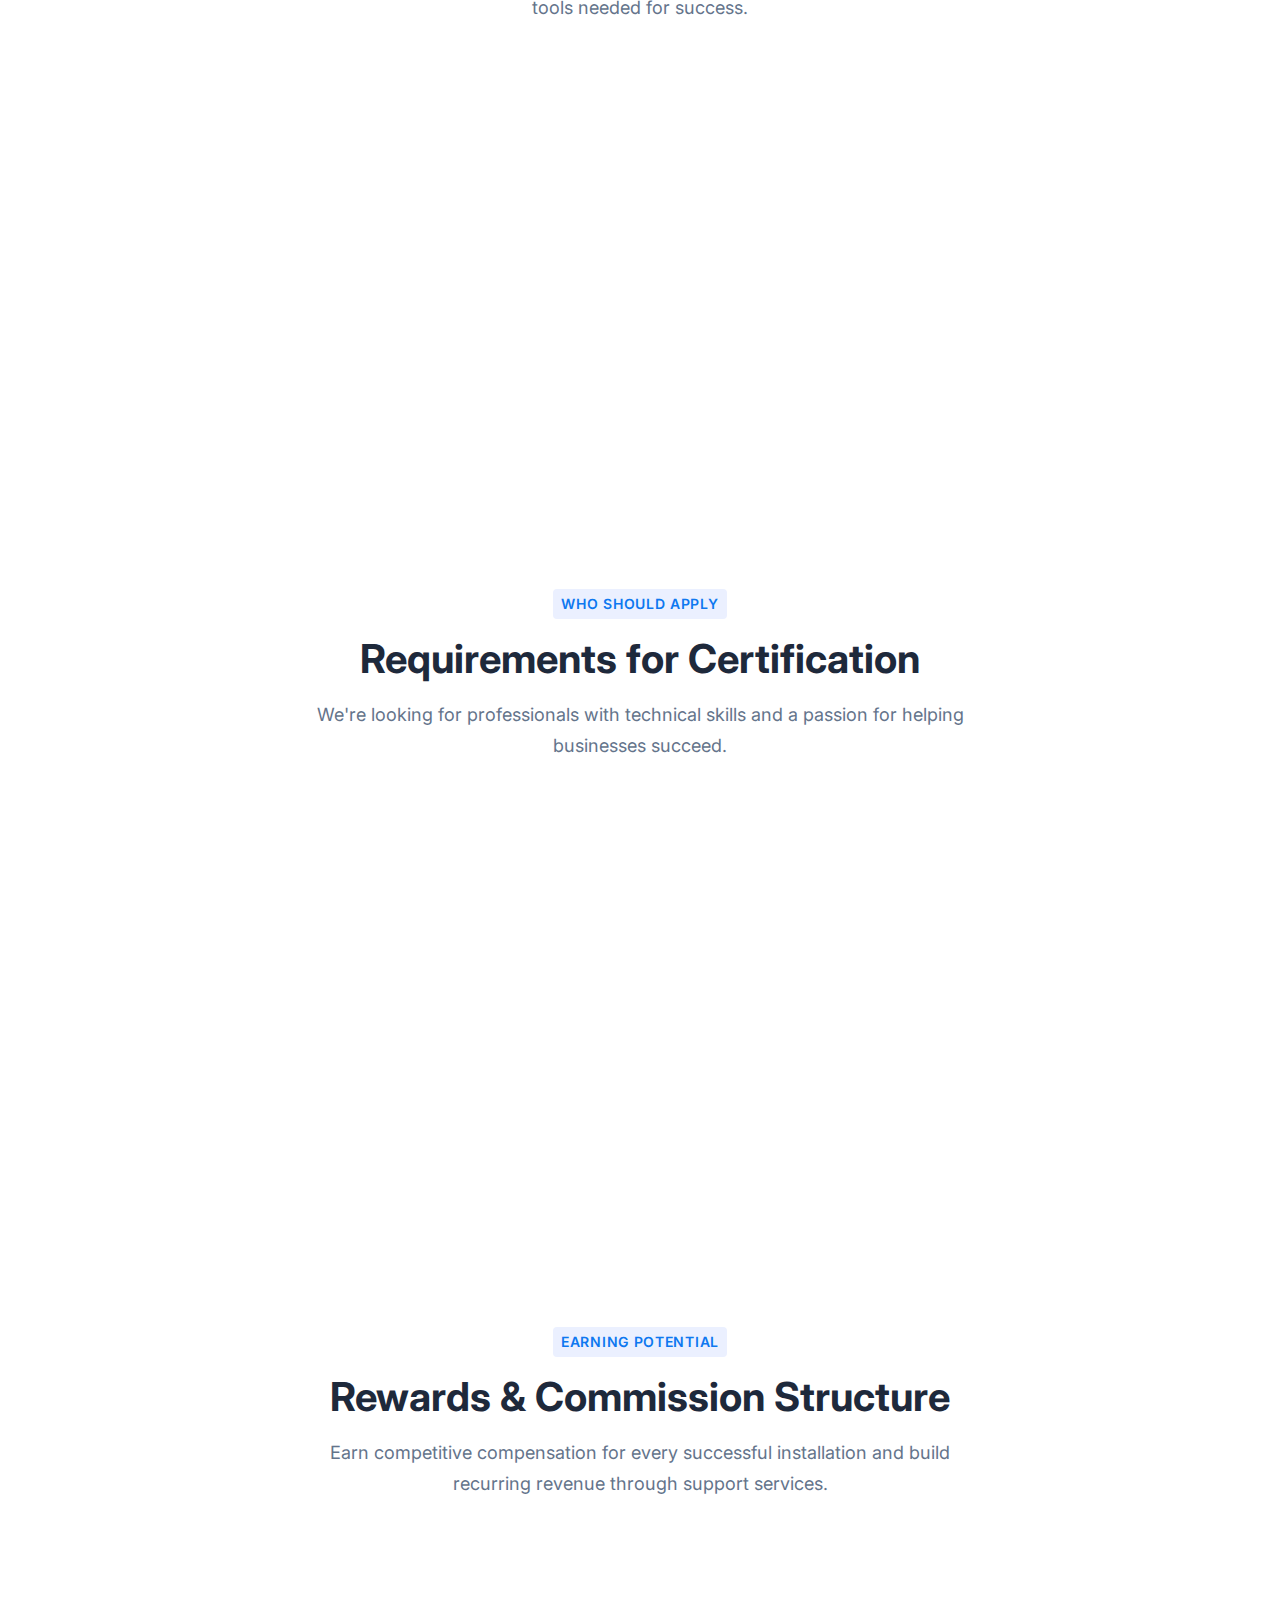
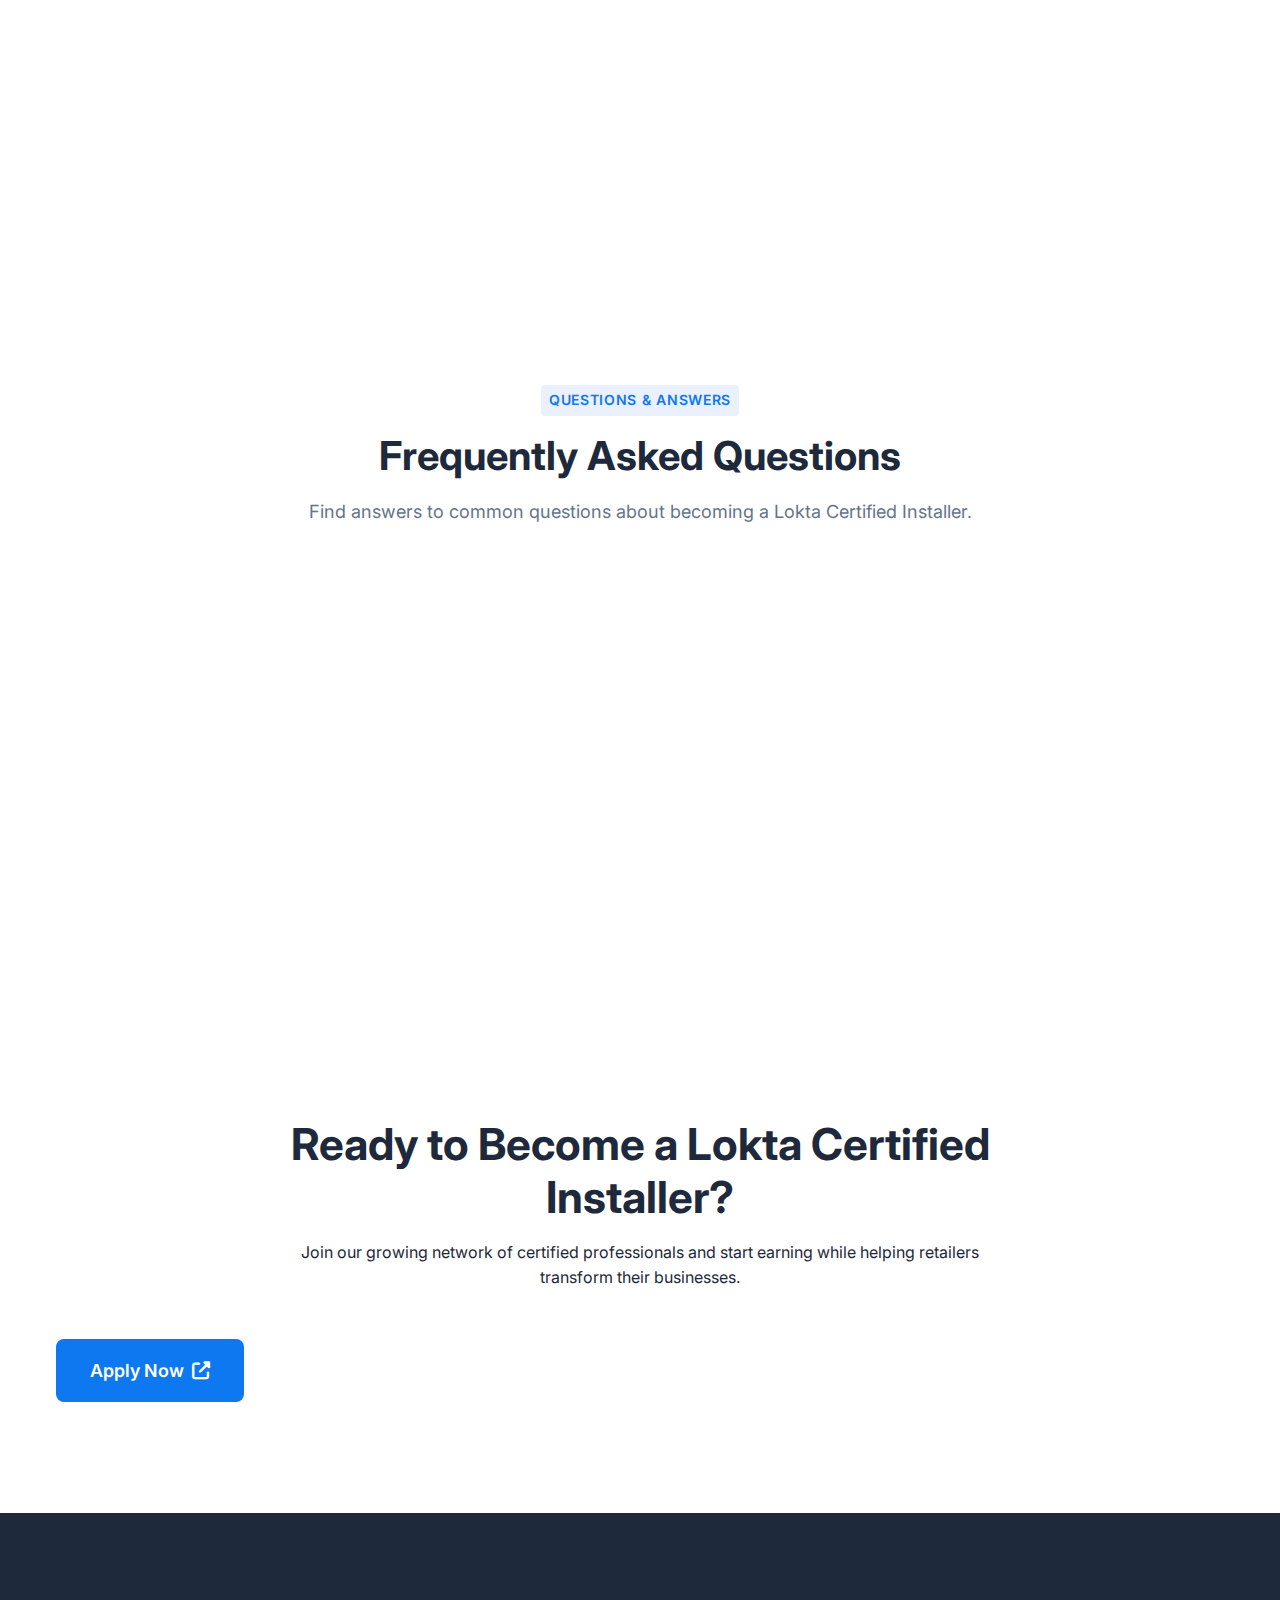
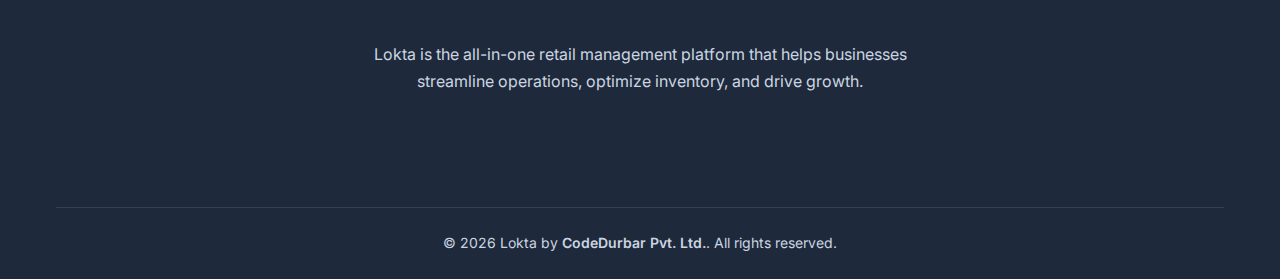
<file: lci.html>
<!DOCTYPE html>
<html lang="en">

<head>
    <meta charset="UTF-8">
    <meta name="viewport" content="width=device-width, initial-scale=1.0">
    <meta http-equiv="X-UA-Compatible" content="ie=edge">
    <meta name="description"
        content="Become a Lokta Certified Installer - Join our network of certified professionals to help retailers implement Lokta retail management solutions.">
    <meta name="keywords"
        content="Lokta Certified Installer, retail software installer, POS installer, business software implementation, Lokta partner">
    <meta name="author" content="Lokta Team">
    <meta property="og:title" content="Become a Lokta Certified Installer">
    <meta property="og:description"
        content="Join our certified installer network and earn by helping retailers implement Lokta retail management solutions.">
    <meta name="twitter:card" content="summary_large_image">
    <link rel="shortcut icon" href="./imgs/favicon.png" type="image/x-icon">
    <title>Become a Lokta Certified Installer - Join Our Partner Network</title>

    <!-- Preload critical assets -->
    <link rel="preload" href="https://fonts.googleapis.com/css2?family=Inter:wght@300;400;500;600;700;800&display=swap"
        as="style">
    <link rel="preload" href="./css/styles.css" as="style">

    <!-- Fonts & Icons -->
    <link rel="stylesheet"
        href="https://fonts.googleapis.com/css2?family=Inter:wght@300;400;500;600;700;800&display=swap">
    <link rel="stylesheet" href="https://cdnjs.cloudflare.com/ajax/libs/font-awesome/6.4.0/css/all.min.css">

    <!-- Animation Libraries -->
    <link rel="stylesheet" href="https://cdnjs.cloudflare.com/ajax/libs/animate.css/4.1.1/animate.min.css">
    <link rel="stylesheet" href="https://unpkg.com/aos@2.3.4/dist/aos.css">

    <!-- Main Styles -->
    <link rel="stylesheet" href="./css/styles.css">
</head>

<body>
    <!-- Preloader -->
    <div class="preloader">
        <div class="preloader-inner">
            <div class="loader-circle"></div>
        </div>
    </div>

    <!-- Navigation -->
    <nav class="navbar navbar-expand-lg">
        <div class="container">
            <a class="navbar-brand" href="/">
                <img src="./imgs/Lokta_logo.png" alt="Lokta - Retail Management Platform" width="120" height="40"
                    loading="eager">
            </a>

            <button class="navbar-toggler" type="button" aria-label="Toggle navigation" aria-expanded="false">
                <span class="navbar-toggler-icon"></span>
            </button>

            <div class="navbar-collapse">
                <ul class="navbar-nav">
                    <li class="nav-item"><a class="nav-link" href="/">Home</a></li>
                    <li class="nav-item"><a class="nav-link" href="feature.html">Features</a></li>
                    <li class="nav-item"><a class="nav-link" href="pricing.html">Pricing</a></li>
                    <li class="nav-item"><a class="nav-link" href="implementation.html">Implementation</a></li>
                    <li class="nav-item"><a class="nav-link active" href="lci.html">LCI</a></li>
                    <li class="nav-item"><a class="nav-link" href="about.html">About</a></li>
                </ul>

                <div class="navbar-actions">
                    <a href="https://client.loktaapp.com/find" class="btn btn-outline">Sign In</a>
                    <a href="https://client.loktaapp.com/register" class="btn btn-primary">Start Free Trial</a>
                </div>
            </div>
        </div>
    </nav>

    <!-- LCI Hero Section -->
    <section class="lci-hero section">
        <div class="container">
            <div class="lci-hero-content">
                <div class="lci-badge" data-aos="fade-up">Partner Program</div>
                <h1 class="lci-hero-title" data-aos="fade-up" data-aos-delay="100">
                    Become a Lokta Certified Installer
                </h1>
                <p class="lci-hero-subtitle" data-aos="fade-up" data-aos-delay="200">
                    Join our network of certified professionals and earn by helping retailers implement the most
                    comprehensive retail management solution in the market.
                </p>
                <div class="hero-cta" data-aos="fade-up" data-aos-delay="300">
                    <a href="#apply" class="btn btn-primary btn-lg">
                        Apply Now <i class="fas fa-arrow-right"></i>
                    </a>
                    <a href="#benefits" class="btn btn-outline btn-lg">
                        Learn More <i class="fas fa-chevron-down"></i>
                    </a>
                </div>
            </div>
        </div>
    </section>

    <!-- Benefits Section -->
    <section class="benefits-section section" id="benefits">
        <div class="container">
            <div class="section-header">
                <h6 class="section-subtitle">Why Join Us</h6>
                <h2 class="section-title">Benefits of Becoming a Certified Installer</h2>
                <p class="section-description">
                    As a Lokta Certified Installer, you'll gain access to exclusive resources, training, and earning
                    opportunities.
                </p>
            </div>
            <div class="benefits-grid">
                <div class="benefit-card" data-aos="fade-up">
                    <div class="benefit-icon">
                        <i class="fas fa-money-bill-wave"></i>
                    </div>
                    <h3>Earn Commission</h3>
                    <p>Receive competitive commission on every successful installation and earn recurring revenue from
                        ongoing support.</p>
                </div>
                <div class="benefit-card" data-aos="fade-up" data-aos-delay="100">
                    <div class="benefit-icon">
                        <i class="fas fa-graduation-cap"></i>
                    </div>
                    <h3>Free Training</h3>
                    <p>Get comprehensive training on Lokta features, installation procedures, and best practices for
                        customer success.</p>
                </div>
                <div class="benefit-card" data-aos="fade-up" data-aos-delay="200">
                    <div class="benefit-icon">
                        <i class="fas fa-tools"></i>
                    </div>
                    <h3>Exclusive Tools</h3>
                    <p>Access to exclusive installer tools, marketing materials, and technical resources to streamline
                        your work.</p>
                </div>
                <div class="benefit-card" data-aos="fade-up">
                    <div class="benefit-icon">
                        <i class="fas fa-users"></i>
                    </div>
                    <h3>Lead Referrals</h3>
                    <p>Receive qualified leads from our marketing efforts in your geographic area or industry
                        specialization.</p>
                </div>
                <div class="benefit-card" data-aos="fade-up" data-aos-delay="100">
                    <div class="benefit-icon">
                        <i class="fas fa-headset"></i>
                    </div>
                    <h3>Priority Support</h3>
                    <p>Get priority access to our technical support team for assistance with complex installations or
                        issues.</p>
                </div>
                <div class="benefit-card" data-aos="fade-up" data-aos-delay="200">
                    <div class="benefit-icon">
                        <i class="fas fa-award"></i>
                    </div>
                    <h3>Official Certification</h3>
                    <p>Receive official Lokta Certified Installer certification and marketing materials to establish
                        credibility.</p>
                </div>
            </div>
        </div>
    </section>

    <!-- Process Section -->
    <section class="process-section section" id="process">
        <div class="container">
            <div class="section-header">
                <h6 class="section-subtitle">How It Works</h6>
                <h2 class="section-title">Become Certified in 4 Simple Steps</h2>
                <p class="section-description">
                    Our certification process is designed to ensure you have all the knowledge and tools needed for
                    success.
                </p>
            </div>
            <div class="process-timeline">
                <div class="process-step" data-aos="fade-up">
                    <div class="step-number">1</div>
                    <div class="process-content">
                        <h3>Apply Online</h3>
                        <p>Fill out our simple application form. We'll review your background and experience to ensure
                            you're a good fit for our program.</p>
                    </div>
                </div>
                <div class="process-step" data-aos="fade-up" data-aos-delay="100">
                    <div class="step-number">2</div>
                    <div class="process-content">
                        <h3>Complete Training</h3>
                        <p>Access our comprehensive online training modules covering Lokta features, installation best
                            practices, and customer support procedures.</p>
                    </div>
                </div>
                <div class="process-step" data-aos="fade-up" data-aos-delay="200">
                    <div class="step-number">3</div>
                    <div class="process-content">
                        <h3>Pass Certification Exam</h3>
                        <p>Demonstrate your knowledge by passing our certification exam. This ensures you're fully
                            prepared to represent Lokta professionally.</p>
                    </div>
                </div>
                <div class="process-step" data-aos="fade-up" data-aos-delay="300">
                    <div class="step-number">4</div>
                    <div class="process-content">
                        <h3>Start Installing & Earning</h3>
                        <p>Once certified, you'll receive your installer kit and can start taking on installation
                            projects to earn commission.</p>
                    </div>
                </div>
            </div>
        </div>
    </section>

    <!-- Requirements Section -->
    <section class="requirements-section section" id="requirements">
        <div class="container">
            <div class="section-header">
                <h6 class="section-subtitle">Who Should Apply</h6>
                <h2 class="section-title">Requirements for Certification</h2>
                <p class="section-description">
                    We're looking for professionals with technical skills and a passion for helping businesses succeed.
                </p>
            </div>
            <div class="requirements-grid">
                <div class="requirement-card" data-aos="fade-up">
                    <h4><i class="fas fa-laptop-code"></i> Technical Background</h4>
                    <p>Basic understanding of software installation, computer systems, and networking concepts. No
                        advanced programming required.</p>
                </div>
                <div class="requirement-card" data-aos="fade-up" data-aos-delay="100">
                    <h4><i class="fas fa-comments"></i> Communication Skills</h4>
                    <p>Ability to explain technical concepts to non-technical users and provide excellent customer
                        service.</p>
                </div>
                <div class="requirement-card" data-aos="fade-up" data-aos-delay="200">
                    <h4><i class="fas fa-briefcase"></i> Business Experience</h4>
                    <p>Understanding of retail business operations or previous experience with business software is
                        preferred.</p>
                </div>
                <div class="requirement-card" data-aos="fade-up">
                    <h4><i class="fas fa-car"></i> Geographic Availability</h4>
                    <p>Ability to travel within your region for installations (when required) and provide local support
                        to clients.</p>
                </div>
                <div class="requirement-card" data-aos="fade-up" data-aos-delay="100">
                    <h4><i class="fas fa-clock"></i> Time Commitment</h4>
                    <p>Availability to complete training (approx. 10-15 hours) and take on installation projects
                        regularly.</p>
                </div>
                <div class="requirement-card" data-aos="fade-up" data-aos-delay="200">
                    <h4><i class="fas fa-heart"></i> Passion for Helping</h4>
                    <p>Genuine interest in helping small businesses succeed through technology solutions.</p>
                </div>
            </div>
        </div>
    </section>

    <!-- Rewards Section -->
    <section class="rewards-section section" id="rewards">
        <div class="container">
            <div class="section-header">
                <h6 class="section-subtitle">Earning Potential</h6>
                <h2 class="section-title">Rewards & Commission Structure</h2>
                <p class="section-description">
                    Earn competitive compensation for every successful installation and build recurring revenue through
                    support services.
                </p>
            </div>

            <div class="rewards-table" data-aos="fade-up">
                <div class="rewards-header">
                    <h3>Installer Benefits Package</h3>
                </div>
                <div class="rewards-body">
                    <div class="reward-row">
                        <div class="reward-icon">
                            <i class="fas fa-percentage"></i>
                        </div>
                        <div class="reward-content">
                            <h4>Commission on Installations</h4>
                            <p>Earn 70% commission on the first year's subscription for every client you successfully
                                onboard.</p>
                        </div>
                    </div>
                    <div class="reward-row">
                        <div class="reward-icon">
                            <i class="fas fa-sync-alt"></i>
                        </div>
                        <div class="reward-content">
                            <h4>Recurring Revenue</h4>
                            <p>Receive 30% commission on subscription renewals for clients you installed, creating
                                passive income streams.</p>
                        </div>
                    </div>
                    <div class="reward-row">
                        <div class="reward-icon">
                            <i class="fas fa-wrench"></i>
                        </div>
                        <div class="reward-content">
                            <h4>Support Services</h4>
                            <p>additional training or ongoing support services.</p>
                        </div>
                    </div>
                </div>
            </div>
        </div>
    </section>

    <!-- FAQ Section -->
    <section class="faq-section" id="faq">
        <div class="container">
            <div class="section-header">
                <h6 class="section-subtitle">Questions & Answers</h6>
                <h2 class="section-title">Frequently Asked Questions</h2>
                <p class="section-description">
                    Find answers to common questions about becoming a Lokta Certified Installer.
                </p>
            </div>
            <div class="faq-container">
                <div class="faq-item accordion-item" data-aos="fade-up">
                    <button class="faq-question">
                        How long does the certification process take?
                        <i class="fas fa-chevron-down"></i>
                    </button>
                    <div class="faq-answer accordion-content">
                        <p>The certification process typically takes 2-3 weeks from application to certification. This
                            includes application review (1-2 days), self-paced online training (10-15 hours), exam
                            completion, and certification issuance. You can move faster if you dedicate more time to the
                            training.</p>
                    </div>
                </div>

                <div class="faq-item accordion-item" data-aos="fade-up">
                    <button class="faq-question">
                        Is there a cost to become certified?
                        <i class="fas fa-chevron-down"></i>
                    </button>
                    <div class="faq-answer accordion-content">
                        <p>No, there is no cost to apply or become certified. We provide all training materials,
                            resources, and certification free of charge. We invest in our certified installers because
                            your success is our success.</p>
                    </div>
                </div>

                <div class="faq-item accordion-item" data-aos="fade-up">
                    <button class="faq-question">
                        What support will I receive as a certified installer?
                        <i class="fas fa-chevron-down"></i>
                    </button>
                    <div class="faq-answer accordion-content">
                        <p>As a certified installer, you'll receive: priority technical support, marketing materials and
                            collateral, access to our installer portal with resources, regular product updates and
                            training, lead referrals in your area, and a dedicated account manager for guidance.</p>
                    </div>
                </div>

                <div class="faq-item accordion-item" data-aos="fade-up">
                    <button class="faq-question">
                        Can I work as an installer part-time?
                        <i class="fas fa-chevron-down"></i>
                    </button>
                    <div class="faq-answer accordion-content">
                        <p>Absolutely! Many of our certified installers work part-time or as a side business. You can
                            take on as many or as few installation projects as your schedule allows. The flexibility
                            allows you to grow your installer business at your own pace.</p>
                    </div>
                </div>

                <div class="faq-item accordion-item" data-aos="fade-up">
                    <button class="faq-question">
                        What happens after I become certified?
                        <i class="fas fa-chevron-down"></i>
                    </button>
                    <div class="faq-answer accordion-content">
                        <p>Once certified, you'll receive your official certification, installer kit, and access to our
                            partner portal. You can start taking installation projects immediately. We'll also provide
                            you with marketing materials and may refer leads in your area based on your availability and
                            expertise.</p>
                    </div>
                </div>
            </div>
        </div>
    </section>

    <!-- CTA Section -->
    <section class="cta-section section" id="apply">
        <div class="container">
            <div class="section-header">
                <h2 class="cta-title">Ready to Become a Lokta Certified Installer?</h2>
                <p class="cta-subtitle">
                    Join our growing network of certified professionals and start earning while helping retailers
                    transform their businesses.
                </p>
            </div>
            <div class="cta-buttons">
                <a href="https://docs.google.com/forms/d/e/1FAIpQLSdTkODUxzsLnGlpinRLxp55buZCbf53ZrsNMOWlsuShHpb10Q/viewform?usp=dialog"
                    target="_blank" class="btn btn-primary btn-lg">
                    Apply Now <i class="fas fa-external-link-alt"></i>
                </a>
                <a href="https://client.loktaapp.com/register" target="_blank" class="btn btn-outline-light btn-lg">
                    Contact Us <i class="fas fa-envelope"></i>
                </a>
            </div>
            <p class="section-description" style="color: rgba(255,255,255,0.8); margin-top: var(--space-xl);">
                Application process takes approximately 10 minutes. Our team will review your application and contact
                you within 2 business days.
            </p>
        </div>
    </section>

    <!-- Footer -->
    <footer class="footer">
        <div class="container">
            <div class="footer-about">
                <img src="./imgs/Lokta_logo.png" alt="Lokta" class="footer-logo" loading="lazy">
                <p class="footer-about-text">
                    Lokta is the all-in-one retail management platform that helps businesses streamline operations,
                    optimize inventory, and drive growth.
                </p>
                <div class="footer-apps">
                    <a href="https://apps.apple.com/np/app/lokta/id6752211815" target="_blank" class="app-link">
                        <img src="./imgs/apple.svg" alt="Download on the App Store" loading="lazy">
                    </a>
                    <a href="https://play.google.com/store/apps/details?id=com.codedurbar.lokta" target="_blank"
                        class="app-link">
                        <img src="./imgs/google.svg" alt="Get it on Google Play" loading="lazy">
                    </a>
                </div>
            </div>
            <div class="footer-bottom">
                <div class="footer-copyright">
                    &copy; 2025 Lokta by <a href="https://codedurbar.com/" alt="CodeDurbar Pvt. Ltd."
                        target="_blank">CodeDurbar Pvt. Ltd.</a>. All rights reserved.
                </div>
            </div>
        </div>
    </footer>

    <!-- Scripts -->
    <script src="https://unpkg.com/aos@2.3.4/dist/aos.js"></script>
    <script src="./js/scripts.js"></script>
</body>

</html>
</file>
<file: css/styles.css>
/* ============================================
   1. CSS VARIABLES
============================================ */
:root {
    /* Colors */
    --primary-color: #0e78f0;
    --primary-light: #ebf0ff;
    --accent-color: #4cc9f0;
    --accent-dark: #3ab7dc;
    --success-color: #4ade80;
    --warning-color: #fbbf24;
    --danger-color: #f87171;
    --dark-color: #1e293b;
    --dark-gray: #334155;
    --medium-gray: #64748b;
    --light-gray: #cbd5e1;
    --lighter-gray: #e2e8f0;
    --lightest-gray: #f1f5f9;
    --white-color: #ffffff;

    /* Typography */
    --font-family: 'Inter', -apple-system, BlinkMacSystemFont, sans-serif;
    --font-size-base: 1rem;
    /* 16px */
    --font-size-sm: 0.875rem;
    /* 14px */
    --font-size-xs: 0.75rem;
    /* 12px */
    --font-size-lg: 1.125rem;
    /* 18px */
    --font-size-xl: 1.25rem;
    /* 20px */
    --font-size-xxl: 1.5rem;
    /* 24px */

    /* Spacing */
    --space-xs: 0.25rem;
    /* 4px */
    --space-sm: 0.5rem;
    /* 8px */
    --space-md: 1rem;
    /* 16px */
    --space-lg: 1.5rem;
    /* 24px */
    --space-xl: 2rem;
    /* 32px */
    --space-xxl: clamp(2rem, 1.82vi + 1.64rem, 3rem);
    /* 48px */

    /* Borders */
    --border-radius-sm: 4px;
    --border-radius-md: 8px;
    --border-radius-lg: 12px;
    --border-radius-xl: 16px;
    --border-radius-round: 50%;

    /* Shadows */
    --shadow-sm: 0 1px 2px 0 rgba(0, 0, 0, 0.05);
    --shadow-md: 0 4px 6px -1px rgba(0, 0, 0, 0.1), 0 2px 4px -1px rgba(0, 0, 0, 0.06);
    --shadow-lg: 0 10px 15px -3px rgba(0, 0, 0, 0.1), 0 4px 6px -2px rgba(0, 0, 0, 0.05);
    --shadow-xl: 0 20px 25px -5px rgba(0, 0, 0, 0.1), 0 10px 10px -5px rgba(0, 0, 0, 0.04);

    /* Transitions */
    --transition-fast: all 0.15s ease;
    --transition-normal: all 0.3s ease;
    --transition-slow: all 0.5s ease;
}

/* ============================================
   2. RESET & BASE STYLES
============================================ */
*,
*::before,
*::after {
    box-sizing: border-box;
    margin: 0;
    padding: 0;
}

html {
    scroll-behavior: smooth;
    scroll-padding-top: 80px;
    font-size: 16px;
    -webkit-text-size-adjust: 100%;
}

body {
    font-family: var(--font-family);
    color: var(--dark-color);
    font-size: var(--font-size-base);
    line-height: 1.6;
    background-color: var(--white-color);
    overflow-x: hidden !important;
    -webkit-font-smoothing: antialiased;
    -moz-osx-font-smoothing: grayscale;
}

h1,
h2,
h3,
h4,
h5,
h6 {
    line-height: 1.2;
    font-weight: 700;
    margin-bottom: var(--space-md);
}

h1 {
    font-size: clamp(2rem, 2.73vi + 1.45rem, 3.5rem);
}

h2 {
    font-size: clamp(1.75rem, 1.82vi + 1.41rem, 2.75rem);
}

h3 {
    font-size: clamp(1.5rem, 0.91vi + 1.32rem, 2rem);
}

h4 {
    font-size: clamp(1.25rem, 0.45vi + 1.16rem, 1.5rem);
}

a {
    text-decoration: none;
    color: inherit;
    transition: var(--transition-fast);
}

img {
    max-width: 100%;
    height: auto;
    display: block;
}

ul,
ol {
    list-style: none;
}

button,
input,
textarea,
select {
    font-family: inherit;
    font-size: inherit;
    line-height: inherit;
}

button {
    cursor: pointer;
    border: none;
    background: none;
}

/* ============================================
   3. UTILITY CLASSES
============================================ */
.sr-only {
    position: absolute;
    width: 1px;
    height: 1px;
    padding: 0;
    margin: -1px;
    overflow: hidden;
    clip: rect(0, 0, 0, 0);
    white-space: nowrap;
    border: 0;
}

/* ============================================
   4. ACCESSIBILITY
============================================ */
:focus {
    outline: 2px solid var(--primary-color);
    outline-offset: 2px;
}

:focus:not(:focus-visible) {
    outline: none;
}

/* ============================================
   5. LAYOUT
============================================ */
.container {
    width: 95%;
    max-width: 1200px;
    margin: 0 auto;
    padding: 0 var(--space-md);
}

.section {
    padding: var(--space-xxl) 0;
}

.section-header {
    text-align: center;
    margin-bottom: var(--space-xxl);
    max-width: 700px;
    margin-left: auto;
    margin-right: auto;
}

.section-subtitle {
    display: inline-block;
    color: var(--primary-color);
    background-color: var(--primary-light);
    padding: var(--space-xs) var(--space-sm);
    border-radius: var(--border-radius-sm);
    margin-bottom: var(--space-md);
    text-transform: uppercase;
    line-height: unset;
    letter-spacing: 0.05em;
    font-size: var(--font-size-sm);
    font-weight: 600;
}

.section-title {
    font-size: clamp(1.5rem, 1.82vi + 1.14rem, 2.5rem);
    margin-bottom: var(--space-md);
}

.section-description {
    font-size: clamp(0.88rem, 0.45vi + 0.78rem, 1.13rem);
    color: var(--medium-gray);
    line-height: 1.7;
}

/* ============================================
   6. COMPONENTS
============================================ */

/* BUTTONS */
.btn {
    display: inline-flex;
    align-items: center;
    justify-content: center;
    gap: 0.5rem;
    padding: var(--space-sm) var(--space-lg);
    border-radius: var(--border-radius-md);
    font-weight: 600;
    text-align: center;
    cursor: pointer;
    transition: var(--transition-normal);
    border: 2px solid transparent;
    white-space: nowrap;
    font-size: var(--font-size-base);
    line-height: 1.5;
}

.btn-primary {
    background-color: var(--primary-color);
    color: var(--white-color);
}

.btn-primary:hover {
    transform: translateY(-2px);
    box-shadow: var(--shadow-md);
    background-color: #0a6ad8;
}

.btn-outline {
    background-color: transparent;
    color: var(--primary-color);
    border-color: var(--primary-color);
}

.btn-outline:hover,
.btn-outline.active {
    background-color: var(--primary-light);
    transform: translateY(-2px);
    box-shadow: var(--shadow-sm);
}

.btn-text {
    background-color: transparent;
    color: var(--primary-color);
    padding: var(--space-xs) var(--space-sm);
}

.btn-text:hover {
    text-decoration: underline;
}

.btn-lg {
    padding: var(--space-md) var(--space-xl);
    font-size: var(--font-size-lg);
}

.btn-outline-light {
    background-color: transparent;
    color: var(--white-color);
    border: 2px solid var(--white-color);
}

.btn-outline-light:hover {
    background-color: var(--white-color);
    color: var(--primary-color);
}

/* BADGE */
.badge {
    display: inline-flex;
    align-items: center;
    gap: var(--space-xs);
    background-color: rgba(255, 255, 255, 0.1);
    padding: var(--space-xs) var(--space-sm);
    border-radius: var(--border-radius-md);
    font-size: var(--font-size-sm);
    color: var(--white-color);
    backdrop-filter: blur(10px);
}

.badge i {
    font-size: var(--font-size-sm);
}

/* FEATURE ITEM */
.feature-item {
    display: flex;
    align-items: center;
    gap: var(--space-md);
    margin-bottom: var(--space-md);
    padding: var(--space-sm);
    border-radius: var(--border-radius-md);
    background: var(--lightest-gray);
    transition: var(--transition-fast);
}

.feature-item:hover {
    background: var(--lighter-gray);
    transform: translateX(5px);
}

.feature-item i {
    font-size: 1.5rem;
    color: var(--primary-color);
    width: 40px;
    height: 40px;
    display: flex;
    align-items: center;
    justify-content: center;
    background: var(--white-color);
    border-radius: var(--border-radius-round);
    box-shadow: var(--shadow-sm);
    flex-shrink: 0;
}

.feature-item-content {
    flex: 1;
}

.feature-item h4 {
    font-size: var(--font-size-base);
    font-weight: 600;
    margin-bottom: 2px;
    color: var(--dark-color);
}

.feature-item p {
    font-size: var(--font-size-sm);
    color: var(--medium-gray);
    line-height: 1.5;
}

/* FEATURE LIST */
.feature-list {
    list-style: none;
    padding: 0;
    margin: var(--space-md) 0 var(--space-lg);
}

.feature-list li {
    margin-bottom: var(--space-sm);
    color: var(--dark-gray);
    font-size: var(--font-size-base);
    line-height: 1.6;
}

.feature-list li i {
    color: var(--success-color);
    font-size: var(--font-size-sm);
    margin-top: 4px;
    flex-shrink: 0;
}

.feature-list li strong {
    color: var(--dark-color);
    font-weight: 600;
}

/* FEATURE CARD */
.feature-card,
.module-card {
    border-radius: var(--border-radius-lg);
    padding: var(--space-md);
    text-align: center;
    box-shadow: var(--shadow-sm);
    transition: var(--transition-normal);
    background: var(--white-color);
    border: 1px solid var(--lighter-gray);
    height: 100%;
    display: flex;
    flex-direction: column;
    align-items: center;
}

.feature-card:hover,
.module-card:hover {
    transform: translateY(-5px);
    box-shadow: var(--shadow-lg);
    border-color: var(--primary-color);
}

.feature-card img {
    object-fit: cover;
    height: 80px;
    margin: 0 auto var(--space-md);
    width: auto;
}

.feature-card i,
.module-card i {
    font-size: 3rem;
    color: var(--primary-color);
    margin-bottom: var(--space-md);
}

.feature-card h3,
.module-card h3 {
    font-size: var(--font-size-lg);
    font-weight: 600;
    color: var(--dark-color);
    margin-bottom: var(--space-sm);
}

.feature-card p,
.module-card p {
    font-size: var(--font-size-base);
    color: var(--medium-gray);
    line-height: 1.6;
    flex: 1;
}

/* FEATURE CARD DETAILED */
.feature-card-detailed {
    background: var(--white-color);
    border-radius: var(--border-radius-lg);
    padding: var(--space-xl);
    box-shadow: var(--shadow-sm);
    transition: var(--transition-normal);
    border: 1px solid var(--lighter-gray);
    height: 100%;
}

.feature-card-detailed:hover {
    transform: translateY(-5px);
    box-shadow: var(--shadow-lg);
    border-color: var(--primary-color);
}

.feature-icon {
    width: 60px;
    height: 60px;
    background: var(--primary-light);
    border-radius: var(--border-radius-lg);
    display: flex;
    align-items: center;
    justify-content: center;
    margin-bottom: var(--space-md);
    color: var(--primary-color);
    font-size: 1.75rem;
}

.feature-card-detailed h3 {
    font-size: var(--font-size-lg);
    font-weight: 600;
    margin-bottom: var(--space-sm);
    color: var(--dark-color);
}

.feature-card-detailed p {
    color: var(--medium-gray);
    line-height: 1.6;
    margin-bottom: var(--space-md);
}

.feature-tags {
    display: flex;
    flex-wrap: wrap;
    gap: var(--space-xs);
    margin-top: auto;
}

.feature-tag {
    background: var(--lightest-gray);
    color: var(--medium-gray);
    padding: 4px 8px;
    border-radius: var(--border-radius-sm);
    font-size: var(--font-size-xs);
    font-weight: 500;
}

/* FEATURE HIGHLIGHT */
.feature-highlight {
    display: flex;
    align-items: flex-start;
    gap: var(--space-md);
    margin-bottom: var(--space-md);
}

.feature-highlight i {
    color: var(--success-color);
    font-size: 1.25rem;
    margin-top: 2px;
    flex-shrink: 0;
}

.feature-highlight h4 {
    font-size: var(--font-size-base);
    font-weight: 600;
    margin-bottom: var(--space-xs);
    color: var(--dark-color);
}

.feature-highlight p {
    color: var(--medium-gray);
    font-size: var(--font-size-sm);
    line-height: 1.6;
}

/* FEATURE SHOWCASE */
.feature-showcase-content {
    padding-right: var(--space-xl);
}

.feature-badge {
    display: inline-block;
    background: var(--primary-light);
    color: var(--primary-color);
    padding: var(--space-xs) var(--space-sm);
    border-radius: var(--border-radius-sm);
    font-size: var(--font-size-sm);
    font-weight: 600;
    margin-bottom: var(--space-md);
    text-transform: uppercase;
    letter-spacing: 0.05em;
}

.feature-showcase-title {
    font-size: clamp(1.5rem, 1.82vi + 1.14rem, 2.5rem);
    margin-bottom: var(--space-md);
    color: var(--dark-color);
}

.feature-showcase-description {
    color: var(--medium-gray);
    margin-bottom: var(--space-lg);
    line-height: 1.7;
    font-size: clamp(0.88rem, 0.45vi + 0.78rem, 1.13rem);
}

.feature-showcase-image {
    position: relative;
    border-radius: var(--border-radius-lg);
    overflow: hidden;
    box-shadow: var(--shadow-xl);
}

.feature-showcase-image img {
    width: 100%;
    height: auto;
    display: block;
    transition: transform 0.5s ease;
}

.feature-showcase-image:hover img {
    transform: scale(1.02);
}

.feature-image-overlay {
    position: absolute;
    top: 0;
    left: 0;
    width: 100%;
    height: 100%;
    background: linear-gradient(to bottom, transparent 70%, rgba(0, 0, 0, 0.1));
    pointer-events: none;
}

/* PRICING CARD */
.pricing-card {
    display: flex;
    flex-direction: column;
    background: var(--white-color);
    border-radius: var(--border-radius-lg);
    box-shadow: var(--shadow-md);
    padding: var(--space-xl);
    text-align: center;
    position: relative;
    transition: var(--transition-normal);
    height: 100%;
}

.pricing-card:hover {
    transform: translateY(-5px);
    box-shadow: var(--shadow-lg);
}

.pricing-card.featured {
    border: 2px solid var(--primary-color);
    transform: scale(1.05);
}

.pricing-card.featured:hover {
    transform: translateY(-5px) scale(1.05);
}

.featured-badge {
    position: absolute;
    top: -15px;
    left: 50%;
    transform: translateX(-50%);
    background: var(--primary-color);
    color: var(--white-color);
    padding: 5px 15px;
    border-radius: var(--border-radius-sm);
    font-size: var(--font-size-sm);
    font-weight: 600;
    z-index: 1;
}

.pricing-header {
    margin-bottom: var(--space-lg);
    padding-bottom: var(--space-lg);
    border-bottom: 1px solid var(--lighter-gray);
}

.plan-name {
    font-size: var(--font-size-xl);
    font-weight: 600;
    color: var(--dark-color);
    margin-bottom: var(--space-xs);
}

.plan-description {
    font-size: var(--font-size-sm);
    color: var(--medium-gray);
    margin-bottom: var(--space-md);
}

.plan-price {
    display: flex;
    flex-wrap: wrap;
    align-items: baseline;
    justify-content: center;
    font-size: clamp(0.88rem, 0.45vi + 0.78rem, 1.13rem);
    font-weight: 600;
    color: var(--dark-color);
    margin-bottom: var(--space-sm);
}

.plan-price.monthly,
.plan-price.yearly {
    display: none;
}

.plan-price.monthly.active,
.plan-price.yearly.active {
    display: flex;
}

.plan-price-total {
    display: none;
    font-size: var(--font-size-base);
    color: var(--medium-gray);
    text-decoration: line-through;
    margin-right: var(--space-xs);
}

.plan-price-total.active {
    display: inline;
}

.plan-price .currency {
    font-size: var(--font-size-base);
    font-weight: 500;
}

.plan-price .amount {
    font-size: 2.5rem;
    margin: 0 var(--space-xs);
    font-weight: 700;
    line-height: 1;
}

.plan-price .period {
    font-size: var(--font-size-sm);
    color: var(--medium-gray);
    font-weight: 500;
}

.plan-price .billed {
    font-size: var(--font-size-xs);
    color: var(--medium-gray);
    text-transform: capitalize;
    margin-left: var(--space-xs);
    width: 100%;
    text-align: center;
    margin-top: var(--space-xs);
}

.pricing-features {
    margin-bottom: var(--space-xl);
    flex: 1;
}

.pricing-features ul {
    list-style: none;
    padding: 0;
    margin: 0;
}

.pricing-features li {
    font-size: var(--font-size-sm);
    color: var(--dark-color);
    margin-bottom: var(--space-sm);
    display: flex;
    align-items: center;
    gap: var(--space-xs);
    text-align: left;
}

.pricing-features li i.fa-check {
    color: var(--success-color);
    font-size: var(--font-size-sm);
    flex-shrink: 0;
}

.pricing-features li i.fa-times {
    color: var(--danger-color);
    font-size: var(--font-size-sm);
    flex-shrink: 0;
}

.pricing-card .btn {
    margin-top: auto;
    width: 100%;
}

.pricing-footer {
    text-align: center;
    font-size: var(--font-size-sm);
    color: var(--medium-gray);
    padding-top: var(--space-lg);
    border-top: 1px solid var(--lighter-gray);
}

.pricing-footer a {
    color: var(--primary-color);
    text-decoration: none;
    font-weight: 600;
}

.pricing-footer a:hover {
    text-decoration: underline;
}

/* PLAN CARD (Pricing Page) */
.plan-card {
    background: var(--white-color);
    border-radius: var(--border-radius-lg);
    padding: var(--space-xl);
    box-shadow: var(--shadow-md);
    transition: var(--transition-normal);
    position: relative;
    border: 2px solid transparent;
    display: flex;
    flex-direction: column;
    height: 100%;
}

.plan-card:hover {
    transform: translateY(-5px);
    box-shadow: var(--shadow-lg);
}

.plan-card.popular {
    border-color: var(--primary-color);
    transform: scale(1.05);
}

.plan-card.popular:hover {
    transform: translateY(-5px) scale(1.05);
}

.popular-badge {
    position: absolute;
    top: -12px;
    left: 50%;
    transform: translateX(-50%);
    background: var(--primary-color);
    color: var(--white-color);
    padding: var(--space-xs) var(--space-lg);
    border-radius: var(--border-radius-sm);
    font-size: var(--font-size-sm);
    font-weight: 600;
    text-transform: uppercase;
    letter-spacing: 0.05em;
}

.plan-cta .btn {
    width: 100%;
    justify-content: center;
}

/* INDUSTRY CARD */
.industry-card {
    background: var(--white-color);
    border-radius: var(--border-radius-lg);
    padding: var(--space-xl);
    text-align: center;
    border: 2px solid transparent;
    transition: var(--transition-normal);
    box-shadow: var(--shadow-sm);
    display: flex;
    flex-direction: column;
    align-items: center;
    height: 100%;
}

.industry-card:hover {
    border-color: var(--primary-color);
    transform: translateY(-5px);
    box-shadow: var(--shadow-lg);
}

.industry-icon {
    width: 80px;
    height: 80px;
    border-radius: var(--border-radius-round);
    background: var(--primary-light);
    display: flex;
    align-items: center;
    justify-content: center;
    margin: 0 auto var(--space-md);
    font-size: 2rem;
    color: var(--primary-color);
    flex-shrink: 0;
}

.industry-card h3 {
    font-size: var(--font-size-lg);
    font-weight: 600;
    margin-bottom: var(--space-sm);
    color: var(--dark-color);
}

.industry-card p {
    color: var(--medium-gray);
    line-height: 1.6;
    flex: 1;
}

/* INSTALLER CARD */
.installer-card {
    background: var(--white-color);
    border-radius: var(--border-radius-lg);
    padding: var(--space-xl);
    text-align: center;
    box-shadow: var(--shadow-md);
    transition: var(--transition-normal);
    border-top: 4px solid var(--primary-color);
    display: flex;
    flex-direction: column;
    align-items: center;
    height: 100%;
}

.installer-card:hover {
    transform: translateY(-5px);
    box-shadow: var(--shadow-lg);
}

.installer-icon {
    font-size: 3rem;
    color: var(--primary-color);
    margin-bottom: var(--space-md);
    display: flex;
    justify-content: center;
    align-items: center;
    height: 80px;
    width: 80px;
    background: var(--primary-light);
    border-radius: var(--border-radius-round);
    margin: 0 auto var(--space-md);
    flex-shrink: 0;
}

.installer-title {
    font-size: 1.5rem;
    font-weight: 600;
    color: var(--dark-color);
    margin-bottom: var(--space-sm);
}

.installer-description {
    color: var(--medium-gray);
    line-height: 1.6;
    flex: 1;
}

/* MIGRATION CARD */
.migration-card {
    background: var(--white-color);
    border-radius: var(--border-radius-lg);
    padding: var(--space-xl);
    text-align: center;
    box-shadow: var(--shadow-sm);
    transition: var(--transition-normal);
    border: 2px solid transparent;
}

.migration-card:hover {
    transform: translateY(-5px);
    box-shadow: var(--shadow-lg);
    border-color: var(--primary-color);
}

.migration-icon {
    width: 80px;
    height: 80px;
    background: var(--primary-light);
    border-radius: var(--border-radius-round);
    display: flex;
    align-items: center;
    justify-content: center;
    margin: 0 auto var(--space-lg);
    font-size: 2.5rem;
    color: var(--primary-color);
}

.migration-card h3 {
    font-size: var(--font-size-lg);
    margin-bottom: var(--space-sm);
    color: var(--dark-color);
}

.migration-card p {
    color: var(--medium-gray);
    line-height: 1.6;
    margin-bottom: var(--space-md);
}

.migration-format {
    display: inline-block;
    background: var(--lightest-gray);
    color: var(--medium-gray);
    padding: var(--space-xs) var(--space-sm);
    border-radius: var(--border-radius-sm);
    font-size: var(--font-size-sm);
    font-family: monospace;
}

/* RESOURCE CARD */
.resource-card {
    background: var(--lightest-gray);
    border-radius: var(--border-radius-lg);
    overflow: hidden;
    box-shadow: var(--shadow-sm);
    transition: var(--transition-normal);
}

.resource-card:hover {
    transform: translateY(-5px);
    box-shadow: var(--shadow-lg);
}

.resource-header {
    background: var(--primary-color);
    color: var(--white-color);
    padding: var(--space-lg);
    text-align: center;
}

.resource-icon {
    font-size: 2.5rem;
    margin-bottom: var(--space-sm);
}

.resource-header h3 {
    margin: 0;
    font-size: var(--font-size-lg);
}

.resource-body {
    padding: var(--space-lg);
}

.resource-body p {
    color: var(--medium-gray);
    margin-bottom: var(--space-md);
    line-height: 1.6;
}

.resource-meta {
    display: flex;
    justify-content: space-between;
    align-items: center;
    margin-top: var(--space-md);
    font-size: var(--font-size-sm);
    color: var(--medium-gray);
}

.resource-duration {
    display: flex;
    align-items: center;
    gap: var(--space-xs);
}

.resource-link {
    display: inline-flex;
    align-items: center;
    gap: var(--space-xs);
    color: var(--primary-color);
    font-weight: 600;
    text-decoration: none;
}

.resource-link:hover {
    text-decoration: underline;
}

/* SUPPORT CHANNEL */
.support-channel {
    background: var(--white-color);
    border-radius: var(--border-radius-lg);
    padding: var(--space-xl);
    text-align: center;
    box-shadow: var(--shadow-sm);
    transition: var(--transition-normal);
    border-top: 4px solid var(--primary-color);
}

.support-channel:hover {
    transform: translateY(-5px);
    box-shadow: var(--shadow-lg);
}

.channel-icon {
    width: 70px;
    height: 70px;
    background: var(--primary-light);
    border-radius: var(--border-radius-round);
    display: flex;
    align-items: center;
    justify-content: center;
    margin: 0 auto var(--space-lg);
    font-size: 2rem;
    color: var(--primary-color);
}

.support-channel h3 {
    font-size: var(--font-size-lg);
    margin-bottom: var(--space-sm);
    color: var(--dark-color);
}

.support-channel p {
    color: var(--medium-gray);
    line-height: 1.6;
    margin-bottom: var(--space-md);
}

.channel-details {
    font-size: var(--font-size-sm);
    color: var(--medium-gray);
    margin-top: var(--space-md);
}

.channel-details p {
    margin-bottom: var(--space-xs);
}

.response-time {
    display: inline-block;
    background: var(--success-color);
    color: var(--white-color);
    padding: 4px 8px;
    border-radius: var(--border-radius-sm);
    font-size: var(--font-size-xs);
    font-weight: 600;
    margin-top: var(--space-sm);
}

/* TESTIMONIAL CARD */
.testimonial-card {
    background: var(--white-color);
    border-radius: var(--border-radius-lg);
    padding: var(--space-xl);
    text-align: center;
    min-height: 300px;
}

.testimonial-rating {
    color: #FFD700;
    margin-bottom: var(--space-md);
    font-size: 1.25rem;
}

.testimonial-text {
    font-size: var(--font-size-lg);
    color: var(--dark-gray);
    font-style: italic;
    margin-bottom: var(--space-lg);
    line-height: 1.7;
}

.testimonial-author {
    display: flex;
    align-items: center;
    justify-content: center;
    gap: var(--space-md);
}

.author-avatar {
    width: 60px;
    height: 60px;
    border-radius: var(--border-radius-round);
    background: var(--primary-light);
    display: flex;
    align-items: center;
    justify-content: center;
    font-size: 1.5rem;
    color: var(--primary-color);
    font-weight: 600;
    flex-shrink: 0;
}

.author-info {
    text-align: left;
}

.author-info h4 {
    font-weight: 600;
    color: var(--dark-color);
    margin-bottom: var(--space-xs);
    font-size: var(--font-size-base);
}

.author-info p {
    color: var(--medium-gray);
    font-size: var(--font-size-sm);
}

/* TESTIMONIAL CARD PRICING */
.testimonial-card-pricing {
    background: var(--white-color);
    border-radius: var(--border-radius-lg);
    padding: var(--space-xl);
    box-shadow: var(--shadow-md);
    margin-bottom: var(--space-lg);
}

.testimonial-quote {
    font-size: var(--font-size-lg);
    color: var(--dark-gray);
    font-style: italic;
    margin-bottom: var(--space-lg);
    line-height: 1.7;
}

.author-avatar-pricing {
    width: 50px;
    height: 50px;
    border-radius: var(--border-radius-round);
    background: var(--primary-light);
    display: flex;
    align-items: center;
    justify-content: center;
    font-size: 1.25rem;
    color: var(--primary-color);
    font-weight: 600;
}

.author-info-pricing h4 {
    font-weight: 600;
    color: var(--dark-color);
    margin-bottom: 2px;
}

.author-info-pricing p {
    color: var(--medium-gray);
    font-size: var(--font-size-sm);
}

/* CUSTOMER TYPE */
.customer-type {
    background: var(--white-color);
    border-radius: var(--border-radius-lg);
    padding: var(--space-xl);
    text-align: center;
    box-shadow: var(--shadow-sm);
    transition: var(--transition-normal);
    display: flex;
    flex-direction: column;
    align-items: center;
    height: 100%;
    border: 2px solid transparent;
}

.customer-type:hover {
    transform: translateY(-5px);
    box-shadow: var(--shadow-lg);
    border-color: var(--primary-color);
}

.customer-icon {
    width: 70px;
    height: 70px;
    background: var(--primary-light);
    border-radius: var(--border-radius-round);
    display: flex;
    align-items: center;
    justify-content: center;
    margin: 0 auto var(--space-lg);
    font-size: 2rem;
    color: var(--primary-color);
    flex-shrink: 0;
}

.customer-type h4 {
    font-size: var(--font-size-base);
    font-weight: 600;
    margin-bottom: var(--space-xs);
    color: var(--dark-color);
}

.customer-type p {
    color: var(--medium-gray);
    font-size: var(--font-size-sm);
    flex: 1;
}

/* PLATFORM CARD */
.platform-card {
    background: var(--lightest-gray);
    border-radius: var(--border-radius-lg);
    padding: var(--space-xl);
    text-align: center;
    transition: var(--transition-normal);
    border: 2px solid transparent;
    display: flex;
    flex-direction: column;
    align-items: center;
    height: 100%;
}

.platform-card:hover {
    transform: translateY(-5px);
    box-shadow: var(--shadow-lg);
    border-color: var(--primary-color);
    background: var(--white-color);
}

.platform-icon {
    font-size: 3rem;
    color: var(--primary-color);
    margin-bottom: var(--space-lg);
    display: flex;
    justify-content: center;
    align-items: center;
    height: 80px;
    width: 80px;
    background: var(--primary-light);
    border-radius: var(--border-radius-round);
    margin: 0 auto var(--space-lg);
}

.platform-card h3 {
    font-size: var(--font-size-lg);
    font-weight: 600;
    margin-bottom: var(--space-sm);
    color: var(--dark-color);
}

.platform-card p {
    color: var(--medium-gray);
    line-height: 1.6;
    margin-bottom: var(--space-md);
    flex: 1;
}

.platform-link {
    display: inline-flex;
    align-items: center;
    gap: var(--space-xs);
    color: var(--primary-color);
    font-weight: 600;
    text-decoration: none;
    margin-top: auto;
}

.platform-link:hover {
    text-decoration: underline;
}

.platform-link i {
    font-size: var(--font-size-sm);
}

/* QUICKSTART CARD */
.quickstart-card {
    background: var(--white-color);
    border-radius: var(--border-radius-lg);
    padding: var(--space-xl);
    text-align: center;
    box-shadow: var(--shadow-sm);
    transition: var(--transition-normal);
    border-top: 4px solid var(--primary-color);
    position: relative;
    display: flex;
    flex-direction: column;
    align-items: center;
    height: 100%;
}

.quickstart-card:hover {
    transform: translateY(-5px);
    box-shadow: var(--shadow-lg);
}

.quickstep-number {
    position: absolute;
    top: -15px;
    left: 50%;
    transform: translateX(-50%);
    width: 30px;
    height: 30px;
    background: var(--primary-color);
    color: var(--white-color);
    border-radius: var(--border-radius-round);
    display: flex;
    align-items: center;
    justify-content: center;
    font-weight: 700;
    font-size: var(--font-size-sm);
}

.quickstart-card h3 {
    font-size: var(--font-size-lg);
    font-weight: 600;
    margin-bottom: var(--space-sm);
    color: var(--dark-color);
}

.quickstart-card p {
    color: var(--medium-gray);
    line-height: 1.6;
    margin-bottom: var(--space-md);
    flex: 1;
}

.quickstep-time {
    display: inline-block;
    background: var(--primary-light);
    color: var(--primary-color);
    padding: var(--space-xs) var(--space-sm);
    border-radius: var(--border-radius-sm);
    font-size: var(--font-size-sm);
    font-weight: 600;
    margin-top: auto;
}

/* TRAINING CARD */
.training-card {
    background: var(--white-color);
    border-radius: var(--border-radius-lg);
    padding: var(--space-xl);
    box-shadow: var(--shadow-sm);
    transition: var(--transition-normal);
    border: 2px solid transparent;
    display: flex;
    flex-direction: column;
    align-items: center;
    text-align: center;
    height: 100%;
}

.training-card:hover {
    transform: translateY(-5px);
    box-shadow: var(--shadow-lg);
    border-color: var(--primary-color);
}

.training-icon {
    width: 70px;
    height: 70px;
    background: var(--primary-light);
    border-radius: var(--border-radius-lg);
    display: flex;
    align-items: center;
    justify-content: center;
    margin: 0 auto var(--space-lg);
    font-size: 2rem;
    color: var(--primary-color);
}

.training-card h3 {
    font-size: var(--font-size-lg);
    font-weight: 600;
    margin-bottom: var(--space-sm);
    color: var(--dark-color);
}

.training-card p {
    color: var(--medium-gray);
    line-height: 1.6;
    margin-bottom: var(--space-md);
    flex: 1;
}

.training-topics {
    list-style: none;
    padding: 0;
    margin: 0;
    text-align: left;
    width: 100%;
}

.training-topics li {
    color: var(--medium-gray);
    font-size: var(--font-size-sm);
    margin-bottom: var(--space-xs);
    padding-left: var(--space-sm);
    line-height: 1.5;
}

/* STORY HIGHLIGHT */
.story-highlight {
    text-align: center;
    padding: var(--space-lg);
    background: var(--lightest-gray);
    border-radius: var(--border-radius-lg);
    transition: var(--transition-normal);
}

.story-highlight:hover {
    transform: translateY(-5px);
    box-shadow: var(--shadow-md);
    background: var(--white-color);
}

.story-highlight i {
    font-size: 2.5rem;
    color: var(--primary-color);
    margin-bottom: var(--space-md);
}

.story-highlight h4 {
    font-size: var(--font-size-lg);
    margin-bottom: var(--space-xs);
    color: var(--dark-color);
}

.story-highlight p {
    color: var(--medium-gray);
    font-size: var(--font-size-sm);
}

/* MISSION/VISION CARD */
.mission-card,
.vision-card {
    background: var(--white-color);
    border-radius: var(--border-radius-xl);
    padding: var(--space-xxl);
    text-align: center;
    box-shadow: var(--shadow-md);
    transition: var(--transition-normal);
    border-top: 4px solid var(--primary-color);
}

.mission-card:hover,
.vision-card:hover {
    transform: translateY(-5px);
    box-shadow: var(--shadow-lg);
}

.mission-icon,
.vision-icon {
    width: 80px;
    height: 80px;
    background: var(--primary-light);
    border-radius: var(--border-radius-round);
    display: flex;
    align-items: center;
    justify-content: center;
    margin: 0 auto var(--space-lg);
    font-size: 2.5rem;
    color: var(--primary-color);
}

.mission-card h3,
.vision-card h3 {
    font-size: var(--font-size-xl);
    margin-bottom: var(--space-md);
    color: var(--dark-color);
}

.mission-card p,
.vision-card p {
    color: var(--medium-gray);
    line-height: 1.7;
    font-size: clamp(0.88rem, 0.45vi + 0.78rem, 1.13rem);
}

/* VALUE CARD */
.value-card {
    background: var(--lightest-gray);
    border-radius: var(--border-radius-lg);
    padding: var(--space-xl);
    text-align: center;
    transition: var(--transition-normal);
    border: 2px solid transparent;
}

.value-card:hover {
    transform: translateY(-5px);
    box-shadow: var(--shadow-md);
    border-color: var(--primary-color);
    background: var(--white-color);
}

.value-icon {
    width: 70px;
    height: 70px;
    background: var(--primary-light);
    border-radius: var(--border-radius-lg);
    display: flex;
    align-items: center;
    justify-content: center;
    margin: 0 auto var(--space-lg);
    font-size: 2rem;
    color: var(--primary-color);
}

.value-card h4 {
    font-size: var(--font-size-lg);
    margin-bottom: var(--space-sm);
    color: var(--dark-color);
}

.value-card p {
    color: var(--medium-gray);
    line-height: 1.6;
}

/* TEAM MEMBER */
.team-member {
    background: var(--white-color);
    border-radius: var(--border-radius-lg);
    overflow: hidden;
    box-shadow: var(--shadow-md);
    transition: var(--transition-normal);
    text-align: center;
}

.team-member:hover {
    transform: translateY(-5px);
    box-shadow: var(--shadow-lg);
}

.member-photo {
    width: 100%;
    height: 250px;
    background: var(--primary-light);
    display: flex;
    align-items: center;
    justify-content: center;
    font-size: 4rem;
    color: var(--primary-color);
}

.member-photo img {
    width: 100%;
    height: 100%;
    object-fit: cover;
}

.member-info {
    padding: var(--space-lg);
}

.member-name {
    font-size: var(--font-size-lg);
    font-weight: 600;
    margin-bottom: var(--space-xs);
    color: var(--dark-color);
}

.member-role {
    color: var(--primary-color);
    font-weight: 500;
    margin-bottom: var(--space-sm);
}

.member-bio {
    color: var(--medium-gray);
    font-size: var(--font-size-sm);
    line-height: 1.6;
    margin-bottom: var(--space-md);
}

.member-social {
    display: flex;
    justify-content: center;
    gap: var(--space-sm);
}

.member-social a {
    width: 36px;
    height: 36px;
    border-radius: var(--border-radius-round);
    background: var(--lightest-gray);
    display: flex;
    align-items: center;
    justify-content: center;
    color: var(--dark-gray);
    transition: var(--transition-fast);
}

.member-social a:hover {
    background: var(--primary-color);
    color: var(--white-color);
    transform: translateY(-2px);
}

/* PARTNER LOGO */
.partner-logo {
    background: var(--white-color);
    padding: var(--space-lg);
    border-radius: var(--border-radius-lg);
    box-shadow: var(--shadow-sm);
    transition: var(--transition-normal);
    display: flex;
    align-items: center;
    justify-content: center;
    height: 120px;
    width: 100%;
}

.partner-logo:hover {
    transform: translateY(-5px);
    box-shadow: var(--shadow-md);
}

.partner-logo img {
    max-width: 100%;
    max-height: 60px;
    filter: grayscale(100%);
    opacity: 0.7;
    transition: var(--transition-normal);
}

.partner-logo:hover img {
    filter: grayscale(0%);
    opacity: 1;
}

/* ENTERPRISE FEATURE */
.enterprise-feature {
    text-align: center;
    padding: var(--space-md);
}

.enterprise-feature i {
    font-size: 2.5rem;
    color: var(--primary-color);
    margin-bottom: var(--space-md);
}

.enterprise-feature h4 {
    font-size: var(--font-size-lg);
    margin-bottom: var(--space-xs);
    color: var(--white-color);
}

.enterprise-feature p {
    color: rgba(255, 255, 255, 0.8);
    font-size: var(--font-size-sm);
}

/* HARDWARE ITEM */
.hardware-item {
    text-align: center;
    padding: var(--space-lg);
    background: var(--lightest-gray);
    border-radius: var(--border-radius-lg);
    transition: var(--transition-normal);
}

.hardware-item:hover {
    transform: translateY(-5px);
    background: var(--white-color);
    box-shadow: var(--shadow-md);
}

.hardware-icon {
    font-size: 3rem;
    color: var(--primary-color);
    margin-bottom: var(--space-md);
}

.hardware-item h4 {
    font-size: var(--font-size-base);
    margin-bottom: var(--space-xs);
    color: var(--dark-color);
}

.hardware-item p {
    color: var(--medium-gray);
    font-size: var(--font-size-sm);
}

/* ============================================
   7. NAVIGATION
============================================ */
.navbar {
    position: sticky;
    top: 0;
    left: 0;
    z-index: 1000;
    background-color: var(--white-color);
    box-shadow: var(--shadow-sm);
    transition: var(--transition-normal);
    backdrop-filter: blur(10px);
    background-color: rgba(255, 255, 255, 0.95);
}

.navbar.scrolled {
    box-shadow: var(--shadow-md);
}

.navbar .container {
    display: flex;
    align-items: center;
    justify-content: space-between;
    height: 80px;
    padding: 0 var(--space-lg);
}

.navbar-brand img {
    height: 40px;
    width: auto;
    transition: var(--transition-normal);
}

.navbar-collapse {
    display: flex;
    align-items: center;
}

.navbar-nav {
    display: flex;
    margin-right: var(--space-xl);
}

.nav-item {
    margin-left: var(--space-md);
}

.nav-link {
    font-weight: 500;
    color: var(--dark-gray);
    padding: var(--space-sm) var(--space-xs);
    position: relative;
    font-size: var(--font-size-base);
    max-width: max-content;
}

.nav-link:hover,
.nav-link.active {
    color: var(--primary-color);
}

.nav-link.active::after {
    content: '';
    position: absolute;
    bottom: 0;
    left: 0;
    width: 60%;
    height: 3px;
    background: linear-gradient(135deg, var(--primary-color) 0%, var(--primary-light) 100%);
    border-radius: 3px 3px 0 0;
}

.navbar-actions {
    display: flex;
    align-items: center;
    gap: var(--space-md);
}

.navbar-toggler {
    display: none;
    align-items: center;
    background: none;
    border: none;
    font-size: var(--font-size-xl);
    cursor: pointer;
    padding: var(--space-sm);
    z-index: 1001;
}

.navbar-toggler-icon {
    display: inline-block;
    width: 24px;
    height: 2px;
    background-color: var(--dark-gray);
    position: relative;
    transition: var(--transition-normal);
}

.navbar-toggler-icon::before,
.navbar-toggler-icon::after {
    content: '';
    position: absolute;
    width: 24px;
    height: 2px;
    background-color: var(--dark-gray);
    left: 0;
    transition: var(--transition-normal);
}

.navbar-toggler-icon::before {
    top: -8px;
}

.navbar-toggler-icon::after {
    top: 8px;
}

.navbar-toggler.active .navbar-toggler-icon {
    background-color: transparent;
}

.navbar-toggler.active .navbar-toggler-icon::before {
    transform: rotate(45deg);
    top: 0;
}

.navbar-toggler.active .navbar-toggler-icon::after {
    transform: rotate(-45deg);
    top: 0;
}

/* ============================================
   8. HERO SECTIONS
============================================ */

/* MAIN HERO */
.hero-section {
    position: relative;
    background: linear-gradient(135deg, var(--primary-color) 0%, var(--primary-light) 100%);
    color: var(--white-color);
    overflow: hidden;
    min-height: calc(100vh - 80px);
    display: flex;
    align-items: center;
    padding: var(--space-xxl) 0;
}

.hero-particles {
    position: absolute;
    inset: 0;
    margin: auto;
    z-index: 1;
}

.hero-content {
    display: flex;
    align-items: center;
    position: relative;
    z-index: 2;
}

.hero-text {
    flex: 1;
    padding-right: var(--space-xxl);
}

.hero-subtitle {
    margin-bottom: var(--space-md);
    color: rgba(255, 255, 255, 0.9);
    font-weight: 600;
}

.hero-title {
    font-size: clamp(2rem, 2.73vi + 1.45rem, 3.5rem);
    font-weight: 700;
    line-height: 1.2;
    margin-bottom: var(--space-md);
    color: var(--white-color);
}

.hero-description {
    font-size: clamp(0.88rem, 0.45vi + 0.78rem, 1.13rem);
    margin-bottom: var(--space-xl);
    color: rgba(255, 255, 255, 0.9);
    max-width: 600px;
    line-height: 1.7;
}

.hero-section .hero-badges,
.hero-section .hero-cta {
    justify-content: flex-start;
}

.hero-cta {
    display: flex;
    gap: var(--space-md);
    justify-content: center;
    margin-bottom: var(--space-xl);
    flex-wrap: wrap;
}

.hero-badges {
    display: flex;
    gap: var(--space-md);
    justify-content: center;
    flex-wrap: wrap;
}

.hero-image {
    flex: 1;
    position: relative;
    display: flex;
    justify-content: center;
}

.hero-image-container {
    position: relative;
    display: flex;
    justify-content: center;
    transform-style: preserve-3d;
    transform: translateY(0);
    animation: float 3s ease-in-out infinite;
}

.hero-image-container img {
    max-height: 300px;
    display: block;
    filter: drop-shadow(0 10px 20px rgba(0, 0, 0, 0.1));
}

.hero-image-highlights {
    position: absolute;
    top: 0;
    left: 0;
    width: 100%;
    height: 100%;
    pointer-events: none;
}

.highlight-item {
    position: absolute;
    display: flex;
    align-items: center;
    opacity: 0;
    animation: fadeIn 0.5s forwards;
}

.highlight-item.sales {
    top: 15%;
    left: -5%;
    animation-delay: 0.5s;
}

.highlight-item.inventory {
    top: 5%;
    right: -11%;
    animation-delay: 1s;
}

.highlight-item.reports {
    bottom: 25%;
    left: -5%;
    animation-delay: 1.5s;
}

.highlight-dot {
    width: 12px;
    height: 12px;
    border-radius: var(--border-radius-round);
    background-color: var(--accent-color);
    box-shadow: 0 0 0 4px rgba(76, 201, 240, 0.3);
    flex-shrink: 0;
}

.highlight-label {
    background-color: var(--white-color);
    color: var(--dark-color);
    padding: var(--space-xs) var(--space-sm);
    margin: 0 var(--space-sm);
    font-size: 0.75rem;
    font-weight: 500;
    border-radius: var(--border-radius-lg);
    box-shadow: var(--shadow-xl);
    white-space: nowrap;
    pointer-events: auto;
}

.hero-scroll-indicator {
    position: absolute;
    bottom: var(--space-xl);
    left: 50%;
    transform: translateX(-50%);
    display: flex;
    flex-direction: column;
    align-items: center;
    color: rgba(255, 255, 255, 0.7);
    font-size: var(--font-size-sm);
    z-index: 2;
}

.mouse {
    width: 24px;
    height: 40px;
    border: 2px solid rgba(255, 255, 255, 0.7);
    border-radius: 12px;
    margin-top: var(--space-sm);
    position: relative;
}

.wheel {
    position: absolute;
    top: 8px;
    left: 50%;
    transform: translateX(-50%);
    width: 4px;
    height: 6px;
    border-radius: 2px;
    background-color: rgba(255, 255, 255, 0.7);
    animation: scrollWheel 2s infinite;
}

/* PAGE HERO (Features, Implementation, About, Pricing) */
.features-hero,
.implementation-hero,
.about-hero,
.pricing-hero {
    background: var(--lightest-gray);
    padding: calc(var(--space-xxl) * 1.5) 0;
    text-align: center;
    position: relative;
    overflow: hidden;
}

.features-hero-content,
.implementation-hero-content,
.about-hero-content,
.pricing-hero-content {
    position: relative;
    z-index: 2;
}

.features-hero-title,
.implementation-hero-title,
.about-hero-title,
.pricing-hero-title {
    font-size: clamp(2rem, 2.73vi + 1.45rem, 3.5rem);
    font-weight: 800;
    margin-bottom: var(--space-md);
}

.features-hero-subtitle,
.implementation-hero-subtitle,
.about-hero-subtitle,
.pricing-hero-subtitle {
    font-size: clamp(1rem, 0.45vi + 0.9rem, 1.25rem);
    opacity: 0.6 !important;
    margin-bottom: var(--space-xl);
    line-height: 1.6;
}

/* ============================================
   9. TRUST INDICATORS
============================================ */
.trust-indicators {
    background: linear-gradient(135deg, var(--lightest-gray) 0%, #ffffff 100%);
    padding: var(--space-xl) 0;
    border-top: 1px solid var(--lighter-gray);
    border-bottom: 1px solid var(--lighter-gray);
}

.trust-grid {
    display: grid;
    grid-template-columns: repeat(4, 1fr);
    gap: var(--space-lg);
    text-align: center;
}

.trust-item {
    padding: var(--space-md);
    transition: var(--transition-normal);
}

.trust-item:hover {
    transform: translateY(-5px);
}

.trust-number {
    font-size: 2rem;
    font-weight: 700;
    color: var(--primary-color);
    margin-bottom: var(--space-xs);
    line-height: 1;
}

.trust-label {
    font-size: var(--font-size-sm);
    color: var(--medium-gray);
    font-weight: 500;
}

/* ============================================
   10. ABOUT SECTION
============================================ */
.about-content {
    display: flex;
    align-items: center;
    gap: var(--space-xl);
}

.about-text {
    flex: 1;
    position: relative;
    z-index: 2;
}

.about-features {
    margin-top: var(--space-lg);
}

.about-image {
    flex: 1;
    max-width: 500px;
    position: relative;
    z-index: 2;
    padding: 1rem;
}

.about-image-container {
    position: relative;
    border-radius: var(--border-radius-lg);
    box-shadow: var(--shadow-xl);
    transform-style: preserve-3d;
    transform: translateY(0);
    animation: float 4s ease-in-out infinite;
}

.about-image-container img {
    border-radius: var(--border-radius-lg);
    width: 100%;
    height: auto;
}

.about-image-overlay {
    position: absolute;
    top: -10px;
    left: -10px;
    width: 100%;
    height: 100%;
    border: 3px solid var(--primary-color);
    border-radius: var(--border-radius-lg);
    opacity: 0.3;
    z-index: -1;
    transform: translateY(0);
    animation: float 4s ease-in-out infinite reverse;
}

/* ============================================
   11. FEATURES SECTIONS
============================================ */

/* FEATURES GRID */
.features-grid,
.more-features-grid,
.core-modules-grid {
    display: grid;
    gap: var(--space-lg);
}

.features-grid {
    grid-template-columns: repeat(auto-fit, minmax(250px, 1fr));
}

.more-features-grid {
    grid-template-columns: repeat(auto-fit, minmax(200px, 1fr));
}

.core-modules-grid {
    grid-template-columns: repeat(auto-fit, minmax(250px, 1fr));
}

/* FEATURE SEARCH */
.feature-search {
    max-width: 500px;
    margin: 0 auto var(--space-xl);
    position: relative;
}

.feature-search input {
    width: 100%;
    padding: var(--space-md) var(--space-xl);
    padding-left: 3rem;
    border: none;
    border-radius: var(--border-radius-lg);
    background: rgba(255, 255, 255, 0.1);
    backdrop-filter: blur(10px);
    color: var(--white-color);
    font-size: var(--font-size-base);
    transition: var(--transition-normal);
}

.feature-search input::placeholder {
    color: rgba(255, 255, 255, 0.7);
}

.feature-search input:focus {
    background: rgba(255, 255, 255, 0.15);
    outline: none;
    box-shadow: 0 0 0 2px rgba(255, 255, 255, 0.3);
}

.feature-search i {
    position: absolute;
    left: var(--space-lg);
    top: 50%;
    transform: translateY(-50%);
    color: rgba(255, 255, 255, 0.7);
}

/* FEATURE CATEGORIES */
.feature-categories {
    padding: var(--space-xxl) 0;
    /* background: var(--lightest-gray); */
}

.category-tabs {
    display: flex;
    justify-content: center;
    gap: var(--space-sm);
    flex-wrap: wrap;
}

.category-tab {
    padding: var(--space-sm) var(--space-lg);
    background: var(--white-color);
    border: 2px solid var(--lighter-gray);
    border-radius: var(--border-radius-lg);
    cursor: pointer;
    transition: var(--transition-normal);
    font-weight: 600;
    color: var(--dark-gray);
    display: flex;
    align-items: center;
    gap: var(--space-sm);
    white-space: nowrap;
}

.category-tab:hover {
    border-color: var(--primary-color);
    color: var(--primary-color);
    transform: translateY(-2px);
}

.category-tab.active {
    background: var(--primary-color);
    border-color: var(--primary-color);
    color: var(--white-color);
}

.category-tab i {
    font-size: 1.25rem;
}

/* FEATURE SHOWCASE */
.feature-showcase {
    padding: var(--space-xxl) 0;
}

.feature-showcase-grid {
    display: grid;
    grid-template-columns: 1fr 1fr;
    gap: var(--space-xxl);
    align-items: center;
    margin-bottom: var(--space-xxl);
}

.feature-showcase.reverse {
    grid-template-columns: 1fr 1fr;
}

.feature-showcase.reverse .feature-showcase-content {
    order: 2;
}

.feature-showcase.reverse .feature-showcase-image {
    order: 1;
}

.feature-showcase.reverse .feature-showcase-content {
    padding-right: 0;
    padding-left: var(--space-xl);
}

.feature-highlights {
    margin-bottom: var(--space-xl);
}

/* ALL FEATURES GRID */
.all-features-section {
    padding: var(--space-xxl) 0;
    background: var(--lightest-gray);
}

.all-features-grid {
    display: grid;
    grid-template-columns: repeat(auto-fill, minmax(300px, 1fr));
    gap: var(--space-lg);
}

/* NO RESULTS */
.no-results {
    text-align: center;
    padding: var(--space-xxl) 0;
    display: none;
}

.no-results-icon {
    font-size: 4rem;
    color: var(--light-gray);
    margin-bottom: var(--space-md);
}

.no-results h3 {
    color: var(--dark-gray);
    margin-bottom: var(--space-sm);
}

.no-results p {
    color: var(--medium-gray);
    max-width: 500px;
    margin: 0 auto;
}

/* ============================================
   12. INDUSTRY SOLUTIONS
============================================ */
.industry-section,
.platform-section {
    padding: var(--space-xxl) 0;
}

.industry-grid {
    display: grid;
    grid-template-columns: repeat(auto-fit, minmax(250px, 1fr));
    gap: var(--space-lg);
    margin-top: var(--space-xl);
}

/* ============================================
   13. AUTOMATION SECTION
============================================ */
.automation-section {
    padding: var(--space-xxl) 0;
}

.automation-card {
    display: flex;
    align-items: center;
    gap: var(--space-xl);
}

.automation-card.reverse {
    flex-direction: row-reverse;
}

.automation-text {
    flex: 1;
    text-align: left;
}

.automation-card-title {
    font-size: clamp(1.13rem, 0.68vi + 0.99rem, 1.5rem);
    font-weight: 600;
    color: var(--dark-color);
    margin-bottom: var(--space-sm);
}

.automation-card-description {
    font-size: var(--font-size-base);
    color: var(--medium-gray);
    max-width: 500px;
    line-height: 1.7;
}

.automation-image {
    flex: 1;
    max-width: 500px;
    display: flex;
    justify-content: center;
}

.automation-image-container {
    position: relative;
    border-radius: var(--border-radius-lg);
    box-shadow: var(--shadow-lg);
    overflow: hidden;
    width: 100%;
}

.automation-image-container img {
    width: 100%;
    height: auto;
    display: block;
}

/* ============================================
   14. TESTIMONIALS SECTION
============================================ */
.testimonials-section {
    background-color: var(--lightest-gray);
    padding: var(--space-xxl) 0;
    position: relative;
}

.testimonial-slider {
    max-width: 800px;
    margin: 0 auto;
}

/* SWIPER OVERRIDES */
.swiper-pagination-bullet {
    width: 12px;
    height: 12px;
    border-radius: var(--border-radius-round);
    background: var(--light-gray);
    cursor: pointer;
    transition: var(--transition-fast);
}

.swiper-pagination-bullet-active {
    background: var(--primary-color);
    transform: scale(1.2);
}

.swiper-pagination-bullet:hover {
    background: var(--primary-color);
}

.swiper-button-next svg,
.swiper-button-prev svg {
    height: 20px;
}

/* ============================================
   15. PRICING SECTIONS
============================================ */

/* MAIN PRICING SECTION */
.pricing-section {
    background-color: var(--lightest-gray);
    padding: var(--space-xxl) 0;
    position: relative;
    overflow: hidden;
}

/* PRICING TOGGLE */
.pricing-toggle {
    display: flex;
    align-items: center;
    justify-content: center;
    gap: var(--space-sm);
    font-size: var(--font-size-sm);
    color: var(--dark-color);
    margin-bottom: var(--space-xl);
}

.toggle-switch {
    position: relative;
    display: inline-block;
    width: 50px;
    height: 24px;
}

.toggle-switch input {
    opacity: 0;
    width: 0;
    height: 0;
}

.slider {
    position: absolute;
    cursor: pointer;
    top: 0;
    left: 0;
    right: 0;
    bottom: 0;
    background-color: var(--medium-gray);
    transition: var(--transition-fast);
    border-radius: 24px;
}

.slider:before {
    position: absolute;
    content: "";
    height: 20px;
    width: 20px;
    left: 2px;
    bottom: 2px;
    background-color: var(--white-color);
    transition: var(--transition-fast);
    border-radius: 50%;
}

input:checked+.slider {
    background-color: var(--primary-color);
}

input:checked+.slider:before {
    transform: translateX(26px);
}

.discount-badge {
    background: var(--primary-color);
    color: var(--white-color);
    padding: 2px 8px;
    border-radius: var(--border-radius-sm);
    font-size: var(--font-size-xs);
    margin-left: var(--space-xs);
}

/* PRICING GRID */
.pricing-grid {
    display: grid;
    grid-template-columns: repeat(auto-fit, minmax(300px, 1fr));
    gap: var(--space-lg);
    margin-bottom: var(--space-lg);
}

/* PRICING PERIOD TOGGLE (Pricing Page) */
.pricing-period-toggle {
    display: flex;
    align-items: center;
    justify-content: center;
    gap: var(--space-sm);
    background: rgba(255, 255, 255, 0.1);
    padding: var(--space-sm);
    border-radius: var(--border-radius-lg);
    max-width: 400px;
    margin: 0 auto var(--space-xl);
    backdrop-filter: blur(10px);
}

.period-option {
    flex: 1;
    text-align: center;
    background: var(--lighter-gray);
    padding: var(--space-sm) var(--space-md);
    border-radius: var(--border-radius-md);
    cursor: pointer;
    transition: var(--transition-normal);
    font-weight: 600;
    display: flex;
    flex-direction: column;
    align-items: center;
    gap: var(--space-xs);
}

.period-option.active {
    background: var(--primary-color);
    color: var(--white-color);
}

.period-savings {
    font-size: var(--font-size-xs);
    background: var(--success-color);
    color: var(--white-color);
    padding: 2px 6px;
    border-radius: var(--border-radius-sm);
    font-weight: 600;
}

.period-option.active .period-savings {
    background: rgba(255, 255, 255, 0.3);
}

/* PLANS SECTION (Pricing Page) */
.plans-section {
    padding: var(--space-xxl) 0;
}

.plans-container {
    display: grid;
    grid-template-columns: repeat(3, 1fr);
    gap: var(--space-lg);
    margin-bottom: var(--space-xxl);
}

.plan-price {
    display: flex;
    align-items: baseline;
    justify-content: center;
    gap: var(--space-xs);
    margin-bottom: var(--space-sm);
}

.currency {
    font-size: var(--font-size-lg);
    font-weight: 600;
    color: var(--dark-color);
}

.amount {
    font-size: 3rem;
    font-weight: 800;
    color: var(--primary-color);
    line-height: 1;
}

.period {
    font-size: var(--font-size-base);
    color: var(--medium-gray);
}

.billed-note {
    font-size: var(--font-size-sm);
    color: var(--medium-gray);
    text-align: center;
}

.plan-features {
    flex: 1;
    margin-bottom: var(--space-xl);
}

.plan-features ul {
    list-style: none;
    padding: 0;
    margin: 0;
}

.plan-features li {
    display: flex;
    align-items: center;
    gap: var(--space-sm);
    margin-bottom: var(--space-md);
    font-size: var(--font-size-sm);
    color: var(--dark-gray);
}

.plan-features li i {
    color: var(--success-color);
    font-size: var(--font-size-base);
    flex-shrink: 0;
}

.feature-limited {
    color: var(--warning-color);
}

.feature-not-included {
    color: var(--light-gray);
    text-decoration: line-through;
}

/* FAQ SECTION */
.faq-section {
    padding: var(--space-xxl) 0;
}

.faq-container {
    max-width: 800px;
    margin: 0 auto;
}

.faq-item {
    margin-bottom: var(--space-md);
    border-radius: var(--border-radius-lg);
    overflow: hidden;
    box-shadow: var(--shadow-md);
    background: var(--white-color);
}

.faq-question {
    width: 100%;
    padding: var(--space-lg);
    background: var(--white-color);
    border: none;
    display: flex;
    align-items: center;
    justify-content: space-between;
    cursor: pointer;
    font-weight: 600;
    font-size: var(--font-size-base);
    text-align: left;
    transition: var(--transition-fast);
}

.faq-question:hover,
.faq-item.active .faq-question {
    background: var(--primary-light);
}

.faq-question i {
    transition: var(--transition-normal);
    color: var(--primary-color);
}

.faq-item.active .faq-question i {
    transform: rotate(180deg);
}

.faq-answer {
    overflow: hidden;
    transition: max-height 0.3s ease;
    padding: 0 var(--space-lg);
}

.faq-item.active .faq-answer {
    padding-bottom: var(--space-lg);
    padding-top: var(--space-lg);
}

.faq-answer p {
    color: var(--medium-gray);
    line-height: 1.7;
}

/* ENTERPRISE SECTION */
.enterprise-section {
    padding: var(--space-xxl) 0;
    background: var(--dark-color);
    color: var(--white-color);
    text-align: center;
}

.enterprise-title {
    font-size: clamp(1.5rem, 1.82vi + 1.14rem, 2.5rem);
    font-weight: 700;
    margin-bottom: var(--space-md);
    color: var(--white-color);
}

.enterprise-subtitle {
    font-size: clamp(0.88rem, 0.45vi + 0.78rem, 1.13rem);
    margin-bottom: var(--space-xl);
    opacity: 0.9;
    line-height: 1.7;
}

.enterprise-features {
    display: grid;
    grid-template-columns: repeat(auto-fit, minmax(200px, 1fr));
    gap: var(--space-lg);
    margin-bottom: var(--space-xl);
}

.enterprise-note {
    margin-top: var(--space-lg);
    font-size: var(--font-size-sm);
    color: rgba(255, 255, 255, 0.8);
    display: flex;
    align-items: center;
    justify-content: center;
    gap: var(--space-xs);
}

.enterprise-note i {
    color: var(--primary-color);
}

/* PRICING TESTIMONIALS */
.pricing-testimonials {
    padding: var(--space-xxl) 0;
    background: var(--lightest-gray);
}

/* ============================================
   16. APP DOWNLOAD CTA
============================================ */
.app-cta-section {
    background: radial-gradient(circle, rgba(14, 120, 240, 1) 0%, rgba(235, 240, 255, 1) 100%);
    color: var(--white-color);
    padding: var(--space-xxl) 0;
    text-align: center;
}

.app-cta-content {
    max-width: 600px;
    margin: 0 auto;
}

.app-cta-title {
    font-size: clamp(1.5rem, 1.82vi + 1.14rem, 2.5rem);
    font-weight: 700;
    margin-bottom: var(--space-md);
    color: var(--white-color);
}

.app-cta-subtitle {
    font-size: clamp(0.88rem, 0.45vi + 0.78rem, 1.13rem);
    margin-bottom: var(--space-xl);
    opacity: 0.9;
    line-height: 1.7;
}

.app-links {
    display: flex;
    gap: var(--space-md);
    justify-content: center;
    flex-wrap: wrap;
    margin-top: var(--space-lg);
}

.app-link {
    display: inline-block;
}

.app-link img {
    height: 50px;
    transition: var(--transition-fast);
}

.app-link:hover img {
    transform: translateY(-3px);
}

.app-cta-image {
    margin-top: var(--space-xxl);
    display: flex;
    justify-content: center;
    transform-style: preserve-3d;
    transform: translateY(0);
    animation: float 3s ease-in-out infinite;
}

/* ============================================
   17. LOKTA CERTIFIED INSTALLER SECTION
============================================ */
.installer-section {
    padding: var(--space-xxl) 0;
}

.installer-content {
    display: grid;
    grid-template-columns: repeat(auto-fit, minmax(300px, 1fr));
    gap: var(--space-lg);
    margin-bottom: var(--space-xxl);
}

.installer-cta {
    text-align: center;
}

.installer-cta .btn {
    padding: var(--space-md) var(--space-xl);
    font-size: 1.125rem;
    font-weight: 600;
    display: inline-flex;
    align-items: center;
    gap: var(--space-sm);
}

.installer-note {
    margin-top: var(--space-md);
    color: var(--medium-gray);
    font-size: var(--font-size-sm);
}

/* ============================================
   18. IMPLEMENTATION PAGE SECTIONS
============================================ */

/* IMPLEMENTATION TIMELINE */
.timeline-section {
    padding: var(--space-xxl) 0;
    background: var(--white-color);
    overflow: hidden;
}

.implementation-timeline {
    position: relative;
    max-width: 1000px;
    margin: var(--space-xxl) auto 0;
}

.timeline-progress {
    position: absolute;
    left: 50%;
    top: 0;
    bottom: 0;
    width: 4px;
    background: var(--lighter-gray);
    transform: translateX(-50%);
    overflow: hidden;
}

.timeline-progress-bar {
    position: absolute;
    top: 0;
    left: 0;
    width: 100%;
    height: 0;
    background: var(--primary-color);
    transition: height 0.5s ease;
}

.timeline-item {
    position: relative;
    margin-bottom: var(--space-xxl);
    width: calc(50% - 60px);
    opacity: 0;
    transform: translateY(20px);
    transition: all 0.5s ease;
}

.timeline-item.visible {
    opacity: 1;
    transform: translateY(0);
}

.timeline-item:nth-child(odd) {
    left: 0;
}

.timeline-item:nth-child(even) {
    left: calc(50% + 60px);
}

.timeline-step {
    position: absolute;
    top: 0;
    width: 40px;
    height: 40px;
    border-radius: 50%;
    background: var(--white-color);
    border: 4px solid var(--lighter-gray);
    display: flex;
    align-items: center;
    justify-content: center;
    font-weight: 700;
    color: var(--dark-gray);
    z-index: 2;
    transition: all 0.3s ease;
}

.timeline-item.active .timeline-step {
    background: var(--primary-color);
    color: var(--white-color);
    transform: scale(1.1);
}

.timeline-item:nth-child(odd) .timeline-step {
    right: -60px;
}

.timeline-item:nth-child(even) .timeline-step {
    left: -60px;
}

.timeline-content {
    background: var(--lightest-gray);
    padding: var(--space-xl);
    border-left: 4px solid transparent;
    border-radius: var(--border-radius-lg);
    box-shadow: var(--shadow-sm);
    transition: all 0.3s ease;
}

.timeline-item.active .timeline-content {
    background: var(--white-color);
    box-shadow: var(--shadow-lg);
    border-color: var(--primary-color);
}

.timeline-item:nth-child(even) .timeline-content {
    border-left: none;
    border-right: 4px solid transparent;
}

.timeline-item.active:nth-child(even) .timeline-content {
    border-color: var(--primary-color);
}

.timeline-content-header {
    display: flex;
    align-items: center;
    gap: var(--space-md);
    margin-bottom: var(--space-md);
}

.timeline-icon {
    width: 50px;
    height: 50px;
    background: var(--primary-light);
    border-radius: var(--border-radius-lg);
    display: flex;
    align-items: center;
    justify-content: center;
    font-size: 1.5rem;
    color: var(--primary-color);
    flex-shrink: 0;
}

.timeline-title {
    font-size: var(--font-size-lg);
    font-weight: 600;
    color: var(--dark-color);
    margin: 0;
}

.timeline-description {
    color: var(--medium-gray);
    line-height: 1.7;
    margin-bottom: var(--space-md);
}

.timeline-duration {
    display: inline-block;
    background: var(--primary-light);
    color: var(--primary-color);
    padding: var(--space-xs) var(--space-sm);
    border-radius: var(--border-radius-sm);
    font-size: var(--font-size-sm);
    font-weight: 600;
    margin-bottom: var(--space-md);
}

.timeline-features {
    list-style: none;
    padding: 0;
    margin: 0;
}

.timeline-features li {
    display: flex;
    align-items: center;
    gap: var(--space-sm);
    margin-bottom: var(--space-xs);
    color: var(--dark-gray);
    font-size: var(--font-size-sm);
}

.timeline-features li i {
    color: var(--success-color);
}

/* DATA MIGRATION SECTION */
.migration-section {
    padding: var(--space-xxl) 0;
    background: var(--lightest-gray);
}

.migration-grid {
    display: grid;
    grid-template-columns: repeat(auto-fit, minmax(300px, 1fr));
    gap: var(--space-lg);
    margin-top: var(--space-xl);
}

/* TRAINING RESOURCES */
.training-section {
    padding: var(--space-xxl) 0;
    background: var(--white-color);
}

.training-tabs {
    display: flex;
    justify-content: center;
    gap: var(--space-sm);
    margin-bottom: var(--space-xl);
    flex-wrap: wrap;
}

.training-tab {
    padding: var(--space-sm) var(--space-lg);
    background: var(--lightest-gray);
    border: 2px solid transparent;
    border-radius: var(--border-radius-md);
    cursor: pointer;
    transition: var(--transition-normal);
    font-weight: 600;
    color: var(--dark-gray);
    display: flex;
    align-items: center;
    gap: var(--space-sm);
}

.training-tab:hover {
    border-color: var(--primary-color);
    color: var(--primary-color);
}

.training-tab.active {
    background: var(--primary-color);
    color: var(--white-color);
}

.training-tab i {
    font-size: 1.25rem;
}

.training-content {
    display: none;
}

.training-content.active {
    display: block;
    animation: fadeIn 0.5s ease;
}

/* SUPPORT CHANNELS */
.support-section {
    padding: var(--space-xxl) 0;
    background: var(--lightest-gray);
}

.support-channels {
    display: grid;
    grid-template-columns: repeat(auto-fit, minmax(300px, 1fr));
    gap: var(--space-lg);
    margin-top: var(--space-xl);
}

/* HARDWARE COMPATIBILITY */
.hardware-section {
    padding: var(--space-xxl) 0;
    background: var(--white-color);
}

.hardware-grid {
    display: grid;
    grid-template-columns: repeat(auto-fit, minmax(250px, 1fr));
    gap: var(--space-lg);
    margin-top: var(--space-xl);
}

/* PLATFORM ACCESS SECTION */
.platform-access-section {
    padding: var(--space-xxl) 0;
    background: var(--lightest-gray);
}

.platform-grid {
    display: grid;
    grid-template-columns: repeat(auto-fit, minmax(300px, 1fr));
    gap: var(--space-lg);
    margin-top: var(--space-xl);
}

/* QUICK START SECTION */
.quickstart-section {
    padding: var(--space-xxl) 0;
    background: var(--lightest-gray);
}

.quickstart-grid {
    display: grid;
    grid-template-columns: repeat(auto-fit, minmax(250px, 1fr));
    gap: var(--space-lg);
    margin-top: var(--space-xl);
}

/* TRAINING GRID */
.training-grid {
    display: grid;
    grid-template-columns: repeat(auto-fit, minmax(300px, 1fr));
    gap: var(--space-lg);
    margin-top: var(--space-xl);
}

/* ============================================
   19. ABOUT PAGE SECTIONS
============================================ */

/* OUR STORY SECTION */
.story-section {
    padding: var(--space-xxl) 0;
    background: var(--white-color);
}

.story-content {
    display: flex;
    gap: var(--space-xxl);
    flex-wrap: wrap-reverse;
    align-items: center;
}

.story-content>* {
    flex: 1 1 25rem;
}

.story-text {
    padding-right: var(--space-xl);
}

.story-title {
    font-size: clamp(1.5rem, 1.82vi + 1.14rem, 2.5rem);
    margin-bottom: var(--space-md);
    color: var(--dark-color);
}

.story-description {
    color: var(--medium-gray);
    line-height: 1.7;
    margin-bottom: var(--space-lg);
}

.story-description p+p {
    margin-top: var(--space-sm);
}

.story-highlights {
    display: grid;
    grid-template-columns: 1fr 1fr;
    gap: var(--space-lg);
    margin-top: var(--space-xl);
}

.story-image {
    position: relative;
    border-radius: var(--border-radius-lg);
    overflow: hidden;
    box-shadow: var(--shadow-xl);
}

.story-image img {
    width: 100%;
    height: auto;
    display: block;
    transition: transform 0.5s ease;
}

.story-image:hover img {
    transform: scale(1.05);
}

/* MISSION & VISION */
.mission-vision-section {
    padding: var(--space-xxl) 0;
    background: var(--lightest-gray);
}

.mission-vision-grid {
    display: flex;
    flex-wrap: wrap;
    gap: var(--space-xxl);
}

.mission-vision-grid>* {
    flex: 1 1 300px;
}

/* OUR VALUES */
.values-section {
    padding: var(--space-xxl) 0;
    background: var(--white-color);
}

.values-grid {
    display: grid;
    grid-template-columns: repeat(auto-fit, minmax(300px, 1fr));
    gap: var(--space-lg);
    margin-top: var(--space-xl);
}

/* TEAM SECTION */
.team-section {
    padding: var(--space-xxl) 0;
    background: var(--lightest-gray);
}

.team-grid {
    display: grid;
    grid-template-columns: repeat(auto-fit, minmax(250px, 1fr));
    gap: var(--space-lg);
    margin-top: var(--space-xl);
}

/* MILESTONES TIMELINE */
/* ============================================
   27. TIMELINE SECTION (Generic/About Timeline)
============================================ */
.timeline-section {
    padding: var(--space-xxl) 0;
    background: var(--white-color);
}

.timeline {
    position: relative;
    max-width: 800px;
    margin: var(--space-xxl) auto 0;
}

.timeline::before {
    content: '';
    position: absolute;
    left: 50%;
    top: 0;
    bottom: 0;
    width: 2px;
    background: var(--primary-color);
    transform: translateX(-50%);
}

.timeline-item {
    position: relative;
    margin-bottom: var(--space-xxl);
    width: calc(50% - 40px);
}

.timeline-item:nth-child(odd) {
    left: 0;
}

.timeline-item:nth-child(even) {
    left: calc(50% + 40px);
}

.timeline-dot {
    position: absolute;
    top: 0;
    width: 20px;
    height: 20px;
    border-radius: 50%;
    background: var(--primary-color);
    border: 4px solid var(--white-color);
    box-shadow: 0 0 0 4px var(--primary-light);
}

.timeline-item:nth-child(odd) .timeline-dot {
    right: -50px;
}

.timeline-item:nth-child(even) .timeline-dot {
    left: -50px;
}

.timeline-content {
    background: var(--lightest-gray);
    padding: var(--space-xl);
    border-radius: var(--border-radius-lg);
    box-shadow: var(--shadow-sm);
    transition: var(--transition-normal);
}

.timeline-content:hover {
    transform: translateY(-5px);
    box-shadow: var(--shadow-md);
    background: var(--white-color);
}

.timeline-year {
    display: inline-block;
    background: var(--primary-color);
    color: var(--white-color);
    padding: var(--space-xs) var(--space-sm);
    border-radius: var(--border-radius-sm);
    font-weight: 600;
    margin-bottom: var(--space-md);
}

.timeline-title {
    font-size: var(--font-size-lg);
    margin-bottom: var(--space-sm);
    color: var(--dark-color);
}

.timeline-description {
    color: var(--medium-gray);
    line-height: 1.6;
}

/* PARTNERSHIPS */
.partners-section {
    padding: var(--space-xxl) 0;
    background: var(--lightest-gray);
}

.partners-grid {
    display: grid;
    grid-template-columns: repeat(auto-fit, minmax(200px, 1fr));
    gap: var(--space-xl);
    align-items: center;
    justify-items: center;
    margin-top: var(--space-xl);
}

.partners-section .customer-type {
    background: var(--lightest-gray);
}

.partners-section .customer-type:hover {
    background: var(--white-color);
}

/* ============================================
   20. CTA SECTIONS
============================================ */

/* FEATURES CTA */
.features-cta {
    padding: var(--space-xxl) 0;
    background: var(--dark-color);
    color: var(--white-color);
    text-align: center;
}

.features-cta-title {
    font-size: clamp(1.5rem, 1.82vi + 1.14rem, 2.5rem);
    font-weight: 700;
    margin-bottom: var(--space-md);
    color: var(--white-color);
}

.features-cta-subtitle {
    font-size: clamp(0.88rem, 0.45vi + 0.78rem, 1.13rem);
    margin-bottom: var(--space-xl);
    opacity: 0.9;
    line-height: 1.7;
}

.features-cta-buttons {
    display: flex;
    gap: var(--space-md);
    justify-content: center;
    flex-wrap: wrap;
}

/* IMPLEMENTATION CTA */
.implementation-cta {
    padding: var(--space-xxl) 0;
    background: var(--dark-color);
    color: var(--white-color);
    text-align: center;
}

.implementation-cta-title {
    font-size: clamp(1.5rem, 1.82vi + 1.14rem, 2.5rem);
    font-weight: 700;
    margin-bottom: var(--space-md);
    color: var(--white-color);
}

.implementation-cta-subtitle {
    font-size: clamp(0.88rem, 0.45vi + 0.78rem, 1.13rem);
    margin-bottom: var(--space-xl);
    opacity: 0.9;
    line-height: 1.7;
}

.implementation-cta-buttons {
    display: flex;
    gap: var(--space-md);
    justify-content: center;
    flex-wrap: wrap;
}

/* ABOUT CTA */
.about-cta {
    padding: var(--space-xxl) 0;
    background: var(--dark-color);
    color: var(--white-color);
    text-align: center;
}

.about-cta-title {
    font-size: clamp(1.5rem, 1.82vi + 1.14rem, 2.5rem);
    font-weight: 700;
    margin-bottom: var(--space-md);
    color: var(--white-color);
}

.about-cta-subtitle {
    font-size: clamp(0.88rem, 0.45vi + 0.78rem, 1.13rem);
    margin-bottom: var(--space-xl);
    opacity: 0.9;
    line-height: 1.7;
}

.about-cta-buttons {
    display: flex;
    gap: var(--space-md);
    justify-content: center;
    flex-wrap: wrap;
    margin-bottom: var(--space-xl);
}

/* PRICING CTA */
.pricing-cta {
    padding: var(--space-xxl) 0;
    background: var(--dark-color);
    color: var(--white-color);
    text-align: center;
}

.pricing-cta-title {
    font-size: clamp(1.5rem, 1.82vi + 1.14rem, 2.5rem);
    font-weight: 700;
    margin-bottom: var(--space-md);
    color: var(--white-color);
}

.pricing-cta-subtitle {
    font-size: clamp(0.88rem, 0.45vi + 0.78rem, 1.13rem);
    margin-bottom: var(--space-xl);
    opacity: 0.9;
    line-height: 1.7;
}

/* ============================================
   21. FOOTER
============================================ */
.footer {
    background-color: var(--dark-color);
    color: var(--white-color);
    padding: var(--space-xxl) 0 0;
    position: relative;
}

.footer-about {
    display: flex;
    flex-direction: column;
    align-items: center;
    text-align: center;
    gap: var(--space-lg);
    margin-bottom: var(--space-lg);
}

.footer-logo {
    height: 40px;
    filter: grayscale(1) invert(1) brightness(2.5) contrast(1);
    margin-bottom: var(--space-md);
}

.footer-about-text {
    color: var(--light-gray);
    max-width: 550px;
    line-height: 1.7;
    margin-bottom: var(--space-md);
}

.footer-apps {
    display: flex;
    gap: var(--space-md);
    justify-content: center;
}

.footer-apps .app-link img {
    height: 40px;
    transition: var(--transition-fast);
}

.footer-apps .app-link:hover img {
    transform: translateY(-2px);
}

.footer-bottom {
    border-top: 1px solid var(--dark-gray);
    padding: var(--space-lg) 0;
    margin-top: var(--space-xl);
}

.footer-copyright {
    font-size: var(--font-size-sm);
    color: var(--light-gray);
    text-align: center;
    line-height: 1.6;
}

.footer-copyright a {
    color: var(--light-gray);
    font-weight: 600;
    text-decoration: none;
}

.footer-copyright a:hover {
    color: var(--white-color);
    text-decoration: underline;
}

/* ============================================
   22. UTILITY COMPONENTS
============================================ */

/* PRELOADER */
.preloader {
    position: fixed;
    top: 0;
    left: 0;
    width: 100%;
    height: 100%;
    background: radial-gradient(circle, rgba(14, 120, 240, 1) 0%, rgba(235, 240, 255, 1) 100%);
    display: flex;
    align-items: center;
    justify-content: center;
    z-index: 9999;
    transition: opacity 0.5s ease;
}

.preloader.fade-out {
    opacity: 0;
    pointer-events: none;
}

.preloader-inner {
    display: flex;
    flex-direction: column;
    align-items: center;
    justify-content: center;
}

.loader-circle {
    width: 50px;
    height: 50px;
    border: 3px solid rgba(255, 255, 255, 0.2);
    border-top-color: var(--white-color);
    border-radius: var(--border-radius-round);
    animation: spin 1s linear infinite;
    margin-bottom: var(--space-md);
}

/* BACK TO TOP */
.back-to-top {
    position: fixed;
    bottom: 30px;
    right: 30px;
    width: 50px;
    height: 50px;
    background: var(--primary-color);
    color: white;
    border: none;
    border-radius: 50%;
    cursor: pointer;
    display: none;
    align-items: center;
    justify-content: center;
    font-size: 20px;
    z-index: 3;
    box-shadow: var(--shadow-lg);
    transition: var(--transition-normal);
    opacity: 0.9;
}

.back-to-top:hover {
    opacity: 1;
    transform: translateY(-3px);
    box-shadow: var(--shadow-xl);
    background-color: #0a6ad8;
}

/* SCROLL PROGRESS BAR */
.scroll-progress {
    position: fixed;
    top: 0;
    left: 0;
    width: 0%;
    height: 3px;
    background: var(--primary-color);
    z-index: 9999;
    transition: width 0.1s ease;
}

/* ACCORDION */
.accordion-item .accordion-content {
    display: grid;
    grid-template-rows: 0fr;
    transition: grid-template-rows 0.3s ease;
    overflow: hidden;
}

.accordion-item .accordion-content>* {
    min-height: 0;
}

.accordion-item.active .accordion-content {
    grid-template-rows: 1fr;
}

/* LAZY LOADED IMAGES */
img[loading="lazy"] {
    opacity: 0;
    transition: opacity 0.3s ease;
}

img[loading="lazy"].loaded {
    opacity: 1;
}


/* ============================================
   23. ANIMATIONS
============================================ */
@keyframes fadeIn {
    from {
        opacity: 0;
        transform: translateY(10px);
    }

    to {
        opacity: 1;
        transform: translateY(0);
    }
}

@keyframes spin {
    from {
        transform: rotate(0deg);
    }

    to {
        transform: rotate(360deg);
    }
}

@keyframes scrollWheel {
    0% {
        transform: translateX(-50%) translateY(0);
        opacity: 1;
    }

    100% {
        transform: translateX(-50%) translateY(10px);
        opacity: 0;
    }
}

@keyframes float {
    0% {
        transform: translateY(0);
    }

    50% {
        transform: translateY(-10px);
    }

    100% {
        transform: translateY(0);
    }
}

@keyframes slideUp {
    from {
        transform: translateX(-50%) translateY(100%);
        opacity: 0;
    }

    to {
        transform: translateX(-50%) translateY(0);
        opacity: 1;
    }
}

/* ============================================
   24. REDUCED MOTION SUPPORT
============================================ */
@media (prefers-reduced-motion: reduce) {

    *,
    *::before,
    *::after {
        animation-duration: 0.01ms !important;
        animation-iteration-count: 1 !important;
        transition-duration: 0.01ms !important;
        scroll-behavior: auto !important;
    }

    .hero-image-container,
    .about-image-container,
    .highlight-item {
        animation: none !important;
    }
}

/* ============================================
   25. RESPONSIVE STYLES
============================================ */

/* Large Tablets & Small Desktops (1100px) */
@media (max-width: 1100px) {
    .navbar-collapse {
        position: fixed;
        top: 80px;
        right: 0;
        width: 90%;
        max-width: 350px;
        background-color: var(--white-color);
        box-shadow: var(--shadow-lg);
        flex-direction: column;
        align-items: flex-start;
        padding: var(--space-xl);
        transform: translateY(-100%);
        opacity: 0;
        visibility: hidden;
        transition: var(--transition-normal);
        height: calc(100vh - 80px);
        overflow-y: auto;
        z-index: 999;
    }

    .navbar-collapse.active {
        transform: translateY(0);
        opacity: 1;
        visibility: visible;
    }

    .navbar-nav {
        flex-direction: column;
        width: 100%;
        margin-right: 0;
        margin-bottom: var(--space-xl);
    }

    .nav-item {
        margin-left: 0;
        margin-bottom: var(--space-sm);
        width: 100%;
    }

    .nav-link {
        font-size: var(--font-size-lg);
        padding: var(--space-sm) 0;
        display: block;
        width: 100%;
    }

    .navbar-actions {
        flex-direction: column;
        gap: var(--space-sm);
        align-items: stretch;
        width: 100%;
    }

    .navbar-actions .btn {
        width: 100%;
        text-align: center;
    }

    .navbar-toggler {
        display: flex;
    }
}

/* Tablets (1024px) */
@media (max-width: 1024px) {

    .hero-content,
    .about-content {
        flex-direction: column;
        text-align: center;
        gap: var(--space-xl);
    }

    .hero-text,
    .about-text,
    .story-text {
        padding-right: 0;
        margin-bottom: var(--space-xl);
    }

    .hero-description,
    .about-description,
    .section-description,
    .automation-card-description {
        max-width: 600px;
        margin-left: auto;
        margin-right: auto;
    }

    .hero-cta,
    .about-cta {
        justify-content: center;
    }

    .feature-item {
        justify-content: center;
        text-align: left;
    }

    .trust-grid {
        grid-template-columns: repeat(2, 1fr);
        gap: var(--space-md);
    }

    .pricing-grid {
        grid-template-columns: repeat(auto-fit, minmax(280px, 1fr));
    }

    .pricing-card.featured {
        transform: none;
    }

    .pricing-card.featured:hover {
        transform: translateY(-5px);
    }

    .feature-showcase-content {
        padding-right: 0;
        padding-left: 0;
    }

    .feature-showcase.reverse .feature-showcase-content {
        order: 1;
        padding-left: 0;
    }

    .feature-showcase.reverse .feature-showcase-image {
        order: 2;
    }

    .timeline::before {
        left: 30px;
    }

    .timeline-item {
        width: calc(100% - 80px);
        left: 80px !important;
    }

    .timeline-item:nth-child(odd) .timeline-dot,
    .timeline-item:nth-child(even) .timeline-dot {
        left: -50px;
    }

    .timeline-progress {
        left: 40px;
    }

    .implementation-timeline .timeline-item {
        width: calc(100% - 100px);
        left: 100px !important;
    }

    .implementation-timeline .timeline-item:nth-child(odd) .timeline-step,
    .implementation-timeline .timeline-item:nth-child(even) .timeline-step {
        left: -80px;
    }

    .implementation-timeline .timeline::before {
        left: 30px;
    }

    .timeline-item {
        width: calc(100% - 80px);
        left: 80px !important;
    }

    .timeline-item:nth-child(odd) .timeline-dot,
    .timeline-item:nth-child(even) .timeline-dot {
        left: -60px;
    }

    .plans-container {
        grid-template-columns: 1fr;
        max-width: 500px;
        margin-left: auto;
        margin-right: auto;
    }

    .plan-card.popular {
        transform: none;
    }

    .plan-card.popular:hover {
        transform: translateY(-5px);
    }

    .calculator-inputs {
        grid-template-columns: 1fr;
    }

    .platform-grid,
    .quickstart-grid,
    .training-grid {
        grid-template-columns: repeat(2, 1fr);
    }

    .partners-grid {
        grid-template-columns: repeat(2, 1fr);
    }
}

/* Small Tablets (768px) */
@media (max-width: 768px) {
    .section {
        padding: var(--space-xl) 0;
    }

    .hero-text,
    .about-text,
    .story-text {
        margin-bottom: var(--space-xl);
    }

    .hero-cta {
        flex-direction: column;
        align-items: stretch;
        gap: var(--space-sm);
    }

    .hero-cta .btn {
        width: 100%;
        justify-content: center;
    }

    .hero-image {
        display: none;
    }

    .features-grid,
    .more-features-grid,
    .core-modules-grid {
        gap: var(--space-md);
    }

    .feature-showcase-grid {
        grid-template-columns: 1fr;
        gap: var(--space-xl);
    }

    .automation-card {
        padding: var(--space-lg);
        margin-bottom: var(--space-xl);
        flex-direction: column !important;
    }

    .all-features-grid {
        grid-template-columns: repeat(auto-fill, minmax(250px, 1fr));
    }

    .trust-grid {
        grid-template-columns: 1fr;
    }

    .testimonial-card {
        padding: var(--space-lg);
    }

    .pricing-toggle {
        font-size: var(--font-size-xs);
    }

    .toggle-switch {
        width: 40px;
        height: 20px;
    }

    .slider:before {
        height: 16px;
        width: 16px;
    }

    input:checked+.slider:before {
        transform: translateX(20px);
    }

    .plan-name {
        font-size: var(--font-size-lg);
    }

    .plan-price .amount {
        font-size: 2rem;
    }

    .app-cta-title {
        font-size: 2rem;
    }

    .app-links {
        flex-direction: column;
        align-items: center;
    }

    .app-link img {
        height: 45px;
    }

    .installer-card {
        padding: var(--space-lg);
    }

    .installer-icon {
        font-size: 2.5rem;
        height: 70px;
        width: 70px;
    }

    .installer-title {
        font-size: 1.25rem;
    }

    .installer-cta .btn {
        width: 100%;
        justify-content: center;
    }

    .back-to-top {
        bottom: 20px;
        right: 20px;
        width: 45px;
        height: 45px;
        font-size: 18px;
    }

    .video-modal .modal-content {
        padding: var(--space-md);
    }

    /* Page Hero Mobile */
    .features-hero,
    .implementation-hero,
    .about-hero,
    .pricing-hero {
        padding: var(--space-xl) 0;
    }

    /* Feature Categories Mobile */
    .category-tabs {
        justify-content: flex-start;
        flex-wrap: nowrap;
        overflow-x: auto;
        padding-bottom: var(--space-sm);
        -webkit-overflow-scrolling: touch;
    }

    .category-tab {
        flex-shrink: 0;
    }

    /* CTA Buttons Mobile */
    .features-cta-buttons,
    .about-cta-buttons,
    .implementation-cta-buttons {
        flex-direction: column;
        align-items: stretch;
    }

    .features-cta-buttons .btn,
    .about-cta-buttons .btn,
    .implementation-cta-buttons .btn {
        width: 100%;
        justify-content: center;
    }

    /* Implementation Page Mobile */
    .training-tabs {
        flex-direction: column;
        align-items: stretch;
    }

    .training-tab {
        justify-content: center;
    }

    .resource-grid,
    .support-channels {
        grid-template-columns: 1fr;
    }

    /* About Page Mobile */
    .story-highlights {
        grid-template-columns: 1fr;
    }

    .values-grid,
    .team-grid,
    .partners-grid {
        grid-template-columns: 1fr;
    }

    .mission-card,
    .vision-card {
        padding: var(--space-xl);
    }

    .timeline-content {
        padding: var(--space-lg);
    }

    /* Pricing Page Mobile */
    .pricing-period-toggle {
        flex-direction: column;
        gap: var(--space-sm);
    }

    .period-option {
        width: 100%;
    }

    .enterprise-features {
        grid-template-columns: 1fr;
    }

    .platform-grid,
    .quickstart-grid,
    .training-grid {
        grid-template-columns: 1fr;
    }

    .partners-grid {
        grid-template-columns: 1fr;
    }

    .platform-card,
    .quickstart-card,
    .training-card {
        padding: var(--space-lg);
    }
}

/* Mobile (480px) */
@media (max-width: 480px) {
    .container {
        padding: 0 var(--space-sm);
    }

    .section-header {
        margin-bottom: var(--space-xl);
    }

    .section-title {
        font-size: 1.75rem;
    }

    .hero-title {
        font-size: 2rem;
    }

    .hero-subtitle,
    .section-subtitle {
        font-size: var(--font-size-xs);
    }

    .btn-lg {
        padding: var(--space-sm) var(--space-lg);
        font-size: var(--font-size-base);
    }

    .trust-number {
        font-size: 1.75rem;
    }

    .feature-card,
    .module-card,
    .industry-card,
    .installer-card {
        padding: var(--space-lg);
    }

    .feature-card i,
    .module-card i {
        font-size: 2.5rem;
    }

    .feature-card h3,
    .module-card h3,
    .industry-card h3 {
        font-size: var(--font-size-base);
    }

    .feature-card p,
    .module-card p,
    .industry-card p {
        font-size: var(--font-size-sm);
    }

    .footer-copyright {
        font-size: 0.75rem;
    }

    .footer-apps .app-link img {
        height: 35px;
    }

    /* Features Page Mobile Small */
    .feature-search input {
        padding: var(--space-md) var(--space-lg);
        padding-left: 2.5rem;
    }

    .feature-search i {
        left: var(--space-md);
    }

    .feature-showcase-title {
        font-size: 1.75rem;
    }

    .timeline-item:nth-child(odd) .timeline-dot,
    .timeline-item:nth-child(even) .timeline-dot {
        left: -40px;
    }

    .timeline-progress {
        left: 25px;
    }

    .implementation-timeline .timeline-item:nth-child(odd) .timeline-step,
    .implementation-timeline .timeline-item:nth-child(even) .timeline-step {
        left: -60px;
    }

    .implementation-timeline .timeline-item {
        width: calc(100% - 65px);
        left: 65px !important;
    }

    .migration-card,
    .support-channel {
        padding: var(--space-lg);
    }

    .implementation-timeline .timeline-icon {
        width: 40px;
        height: 40px;
        font-size: 1.25rem;
    }

    /* About Page Mobile Small */
    .story-highlight {
        padding: var(--space-md);
    }

    .story-highlight i {
        font-size: 2rem;
    }

    .value-card {
        padding: var(--space-lg);
    }

    .member-photo {
        height: 200px;
    }

    .timeline-item {
        width: calc(100% - 60px);
        left: 60px !important;
    }

    /* Pricing Page Mobile Small */
    .plan-card {
        padding: var(--space-lg);
    }

    .plan-price .amount {
        font-size: 2.5rem;
    }

    .roi-value {
        font-size: 2.5rem;
    }

    .faq-question {
        padding: var(--space-md);
    }

    .platform-card,
    .quickstart-card,
    .training-card,
    .customer-type {
        padding: var(--space-lg);
    }

    .platform-icon,
    .customer-icon,
    .training-icon {
        width: 60px;
        height: 60px;
        font-size: 1.75rem;
        margin-bottom: var(--space-md);
    }

    .quickstep-number {
        width: 25px;
        height: 25px;
        font-size: var(--font-size-xs);
    }
}
</file>
